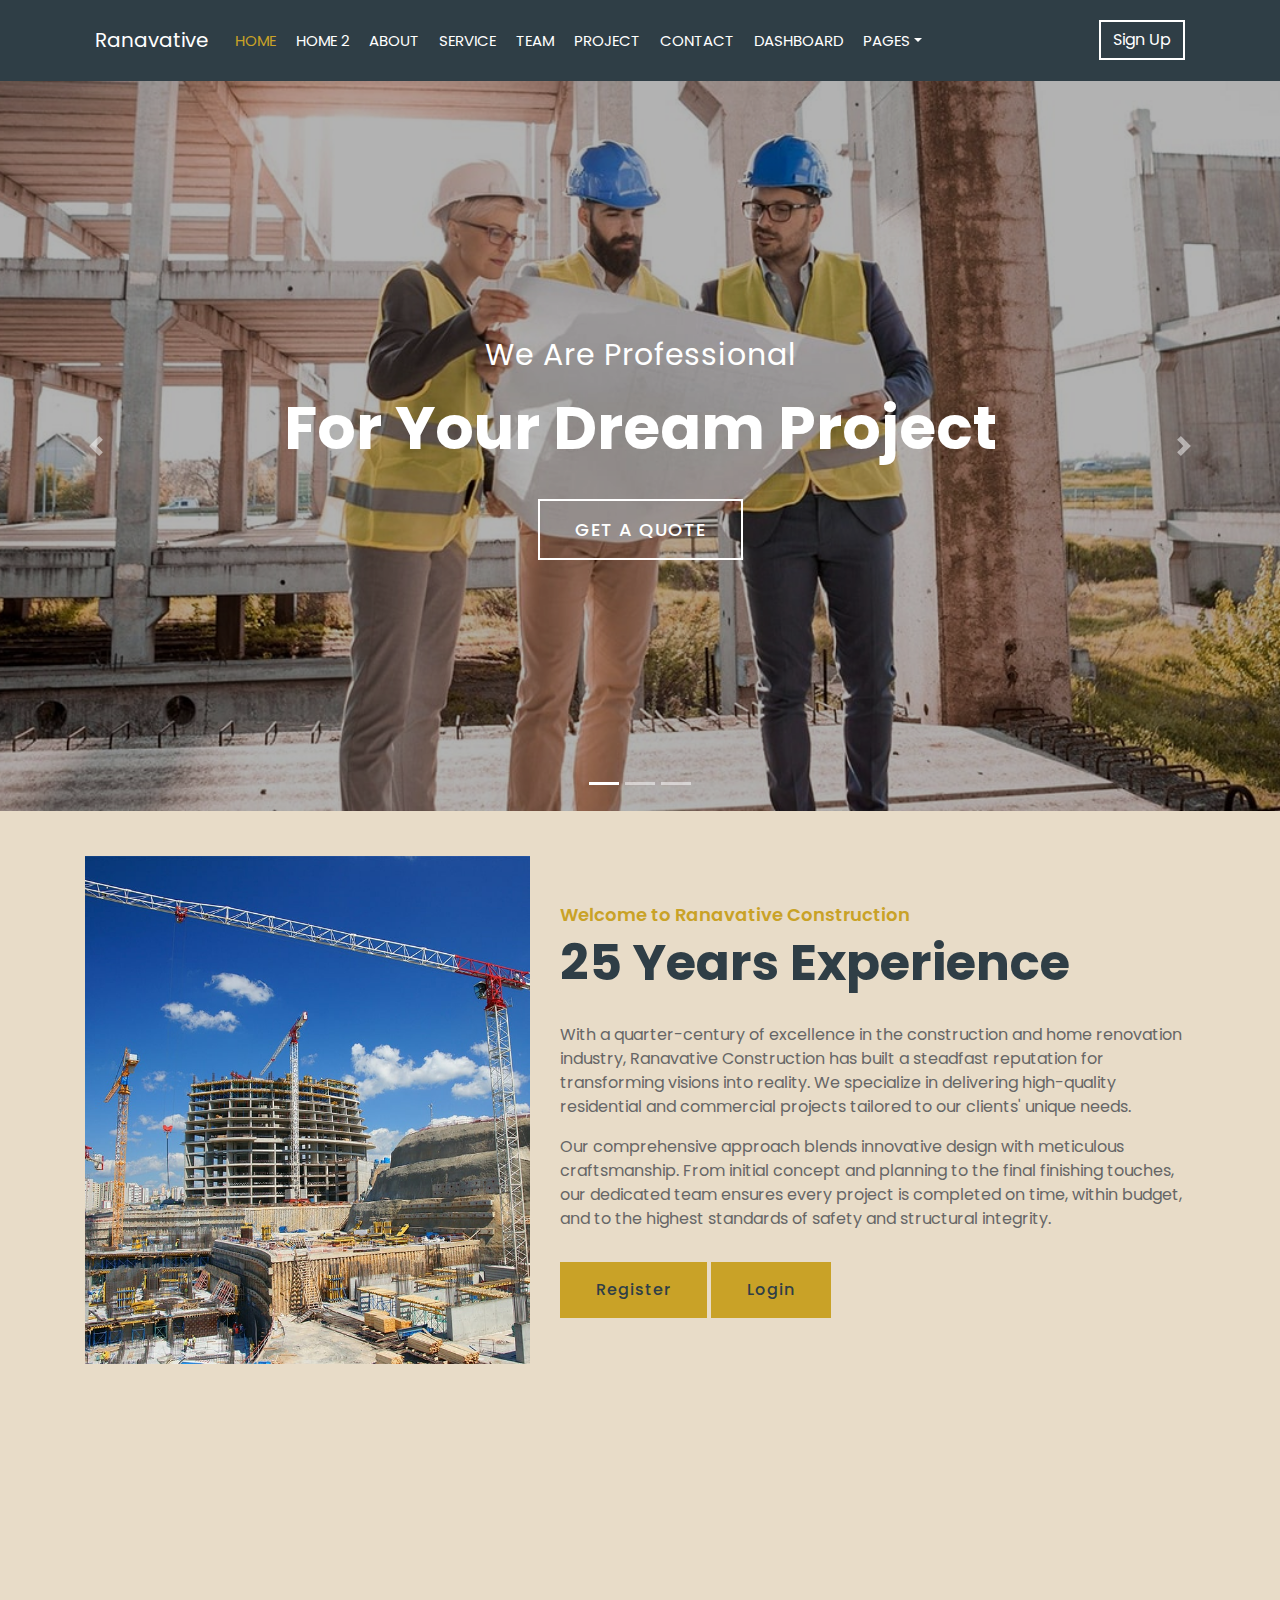
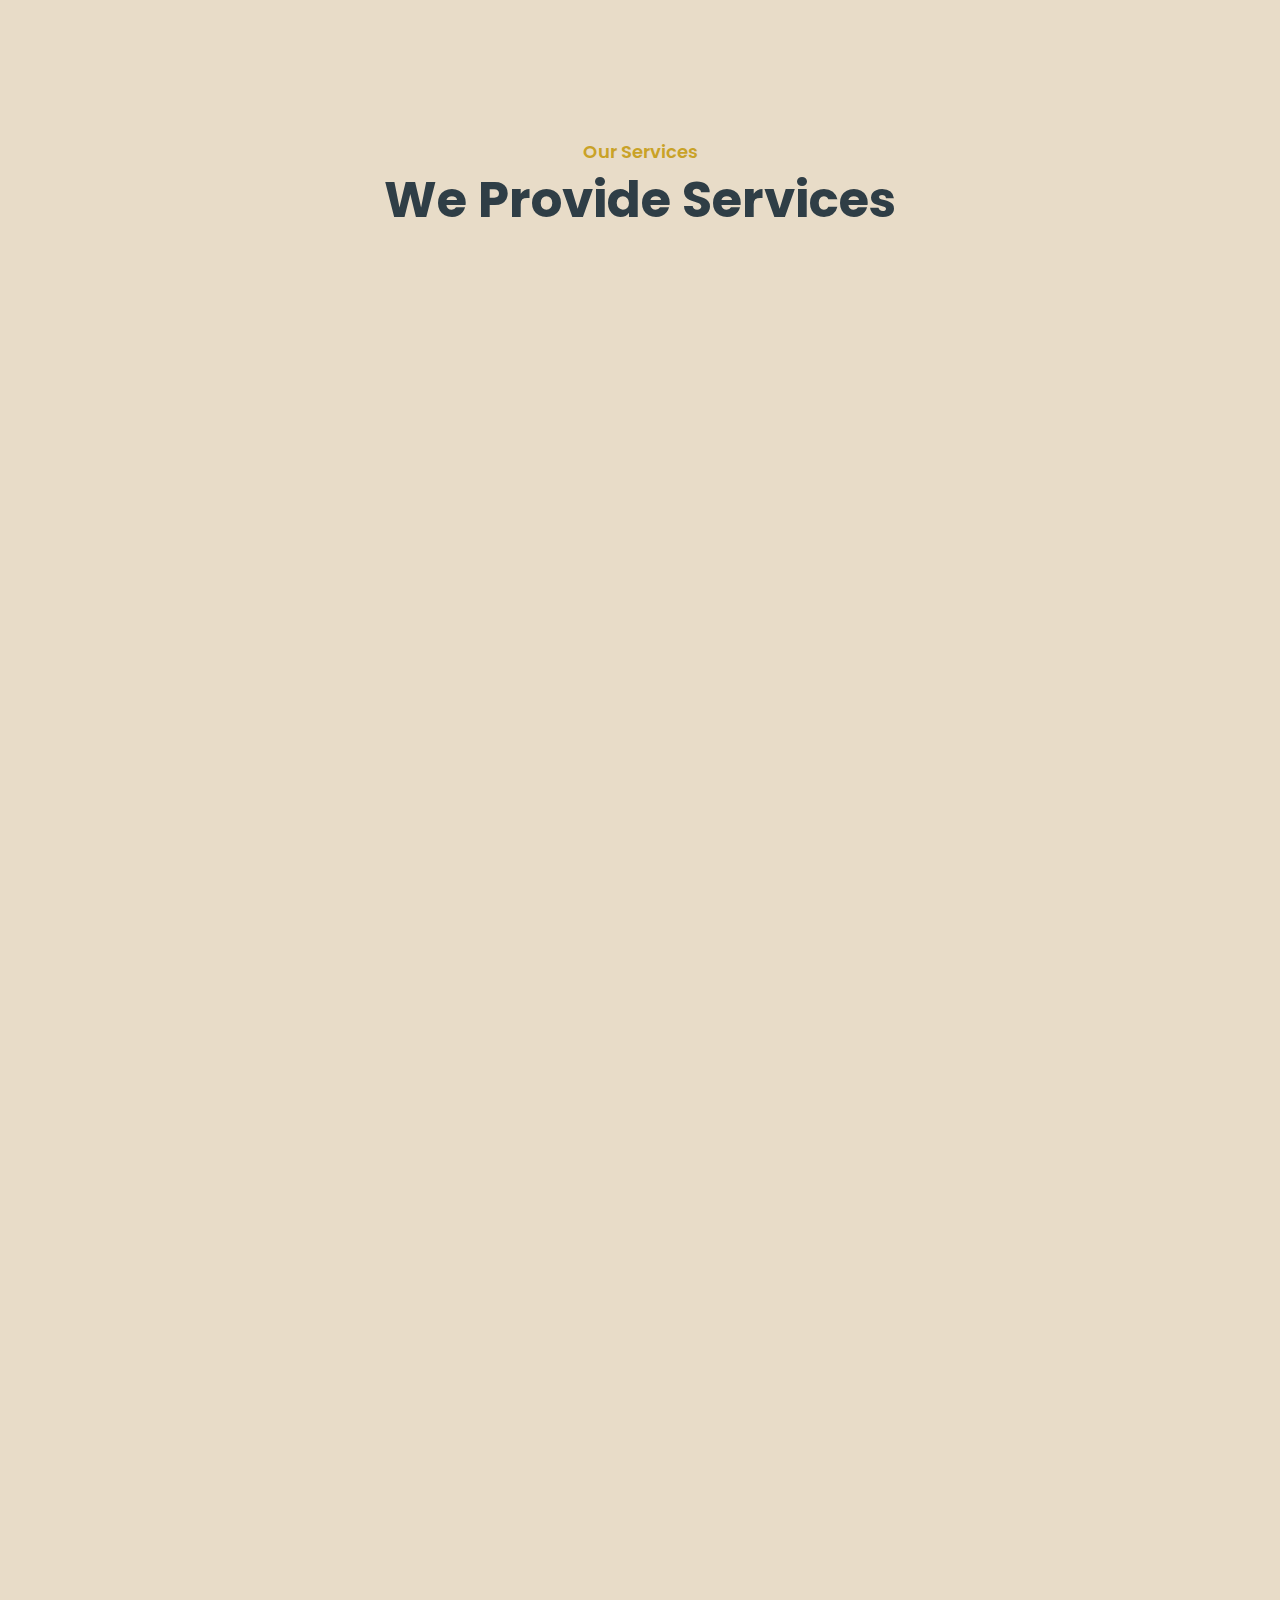
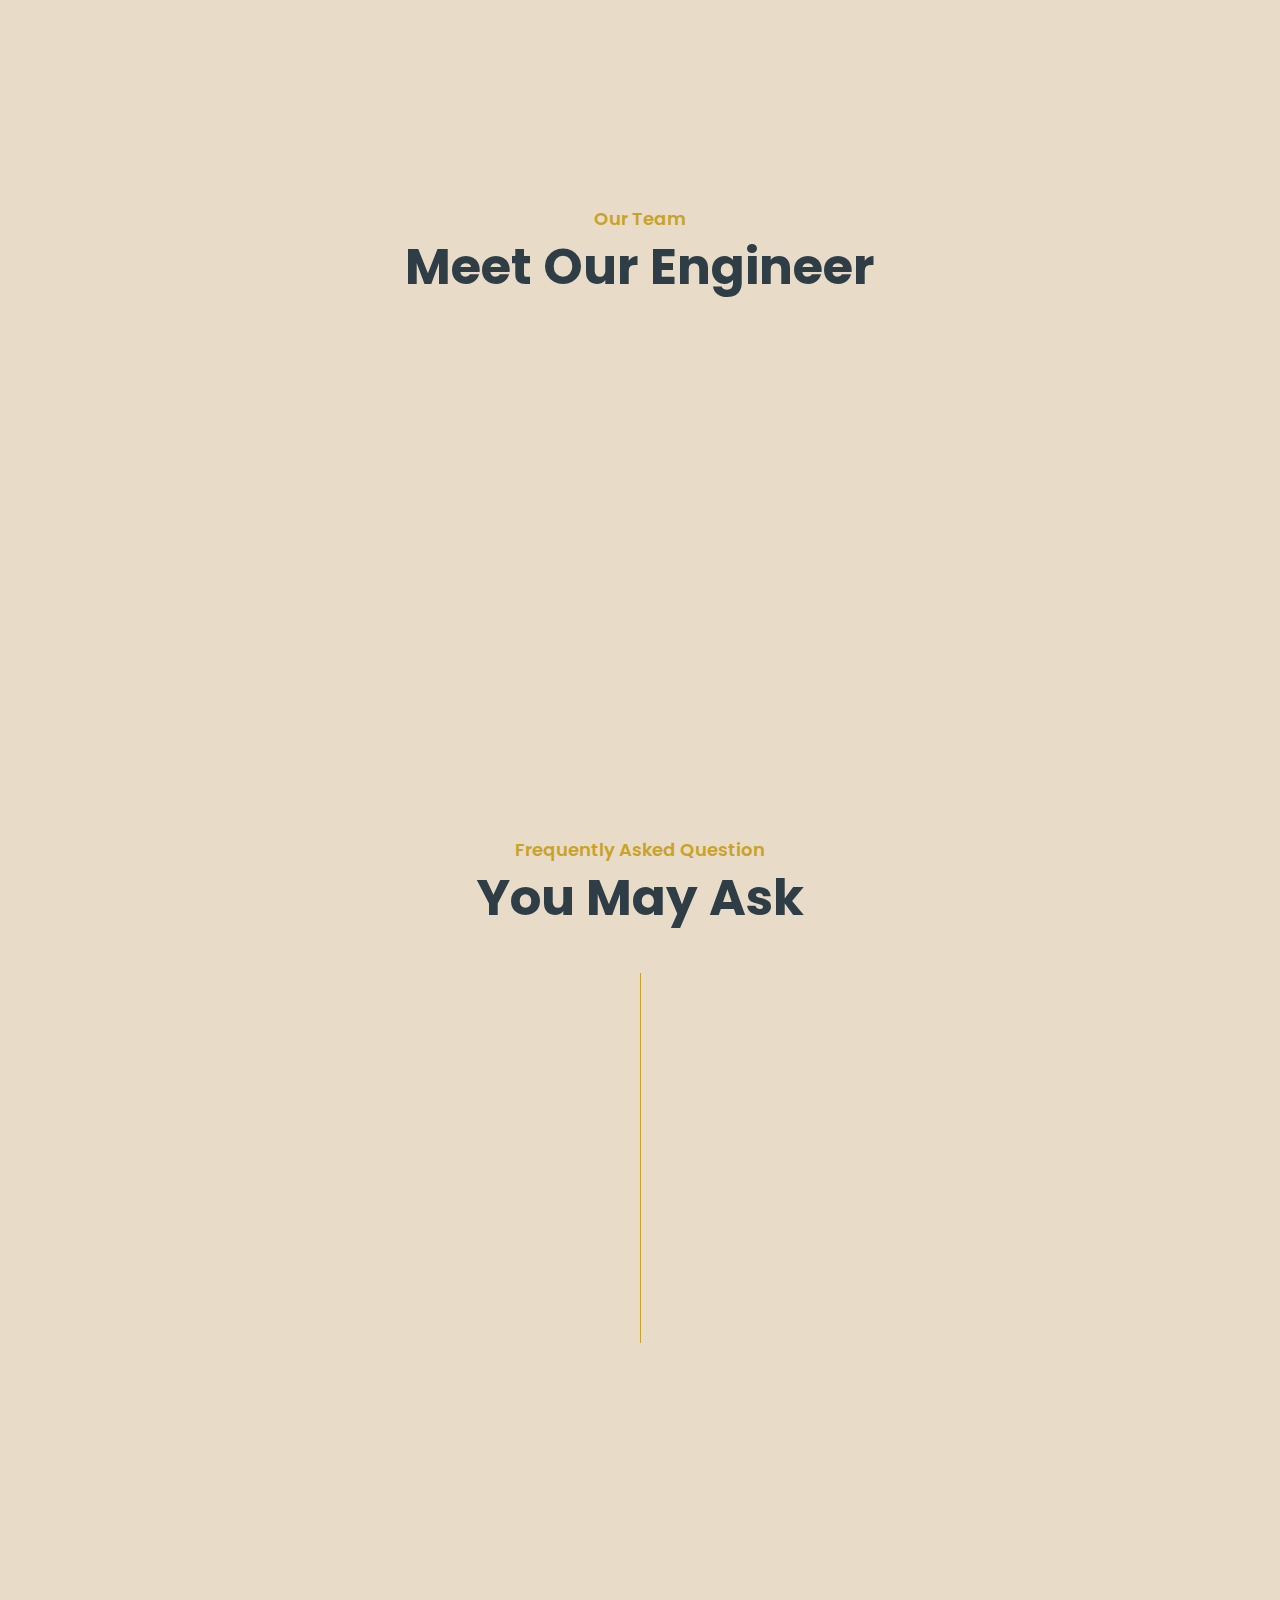
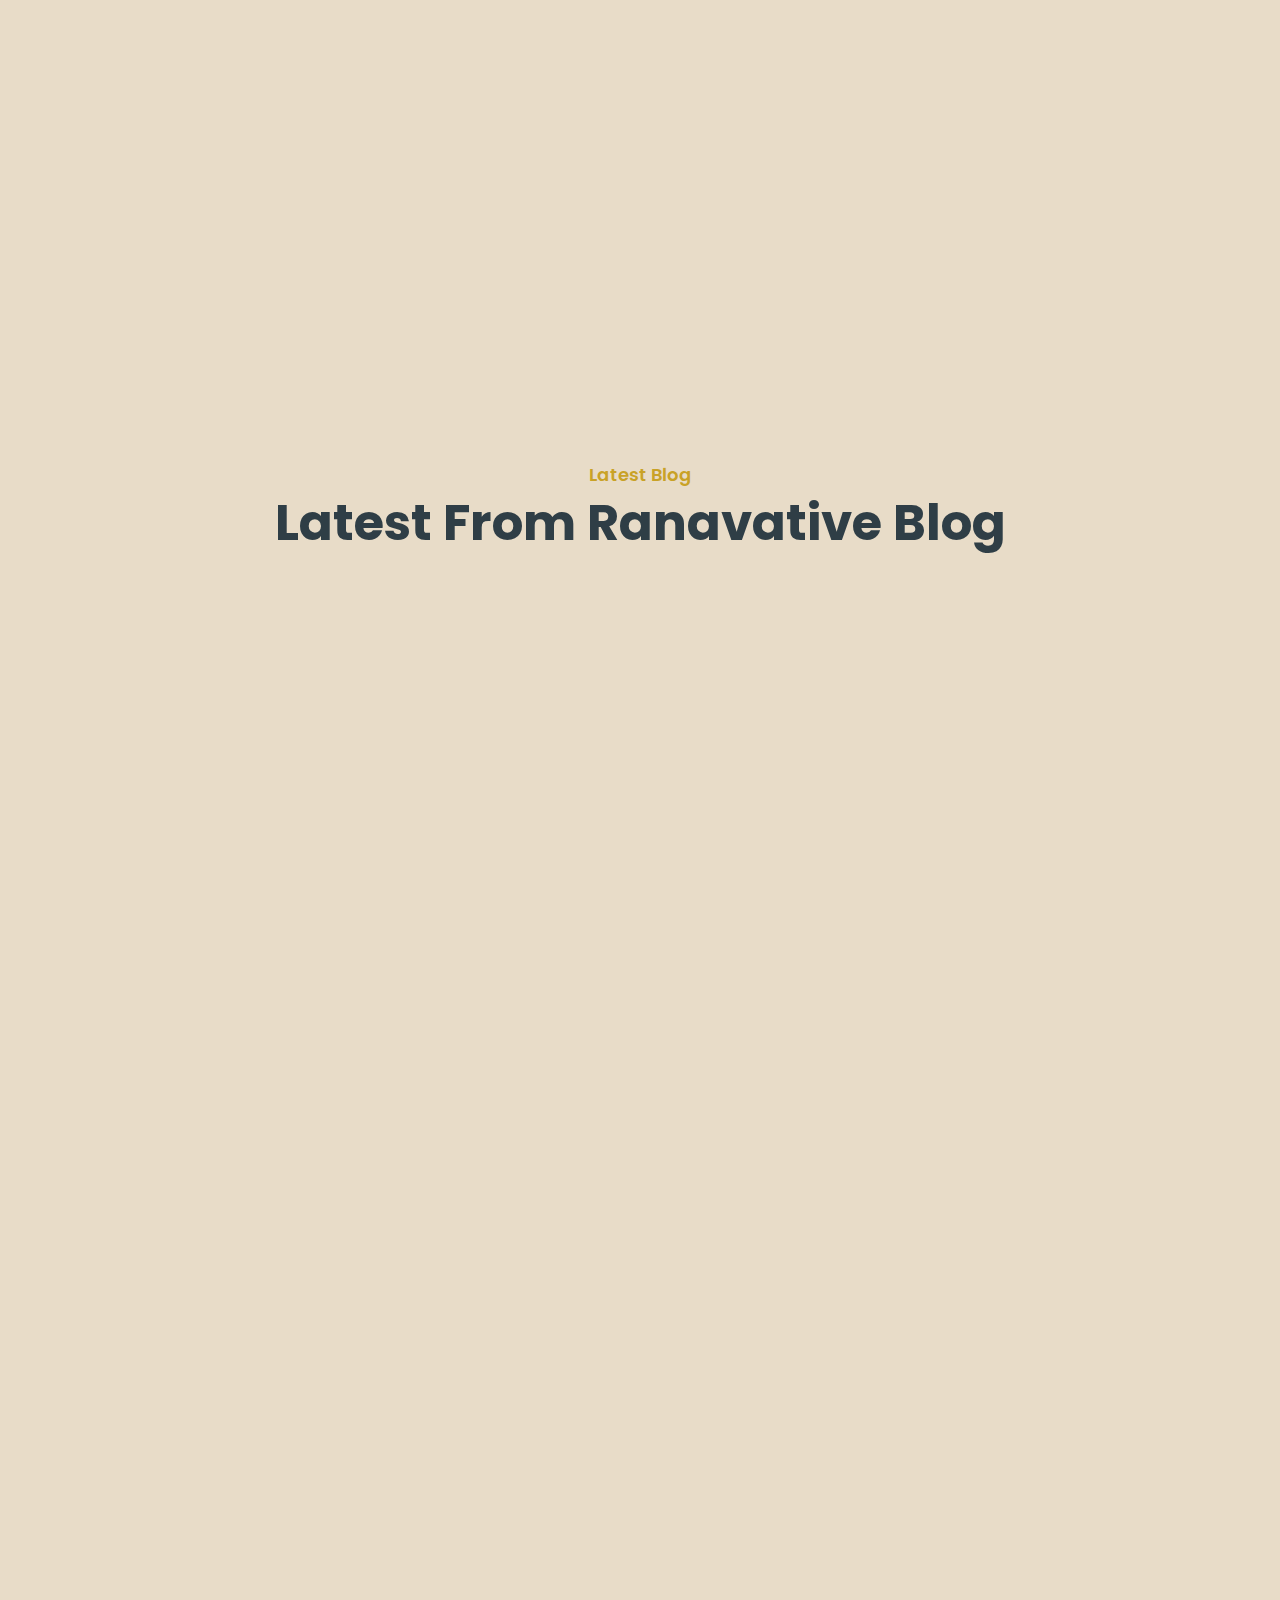
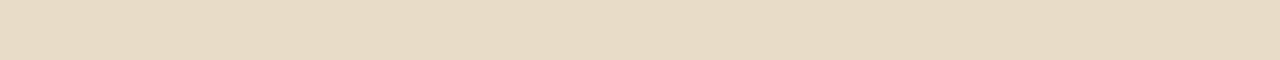
<file: index.html>
<!DOCTYPE html>
<html lang="en">

<head>
    <meta charset="utf-8">
    <title>Ranavative Construction - Modern Home Renovation & Building</title>
    <meta content="width=device-width, initial-scale=1.0" name="viewport">
    <meta content="Ranavative Construction, Home Renovation, Building, Architecture" name="keywords">
    <meta
        content="Ranavative Construction - Leading experts in modern home renovation and commercial building projects."
        name="description">

    <!-- Favicon -->
    <link href="img/favicon.png" rel="icon">

    <!-- Google Font -->
    <link href="https://fonts.googleapis.com/css2?family=Poppins:wght@100;200;300;400;500;600;700;800;900&display=swap"
        rel="stylesheet">

    <!-- CSS Libraries -->
    <link href="https://stackpath.bootstrapcdn.com/bootstrap/4.4.1/css/bootstrap.min.css" rel="stylesheet">
    <link href="https://cdnjs.cloudflare.com/ajax/libs/font-awesome/5.10.0/css/all.min.css" rel="stylesheet">
    <link href="lib/flaticon/font/flaticon.css" rel="stylesheet">
    <link href="lib/animate/animate.min.css" rel="stylesheet">
    <link href="lib/owlcarousel/assets/owl.carousel.min.css" rel="stylesheet">
    <link href="lib/lightbox/css/lightbox.min.css" rel="stylesheet">
    <link href="lib/slick/slick.css" rel="stylesheet">
    <link href="lib/slick/slick-theme.css" rel="stylesheet">

    <!-- Template Stylesheet -->
    <link href="css/style.css" rel="stylesheet">
</head>

<body>

    <!-- Top Bar End -->

    <!-- Nav Bar Start -->
    <div class="nav-bar">
        <div class="container-fluid">
            <nav class="navbar navbar-expand-lg bg-dark navbar-dark">
                <a href="index.html" class="navbar-brand brand-style">Ranavative</a>
                <button type="button" class="navbar-toggler" data-toggle="collapse" data-target="#navbarCollapse">
                    <span class="navbar-toggler-icon"></span>
                </button>

                <div class="collapse navbar-collapse justify-content-between" id="navbarCollapse">
                    <div class="navbar-nav mr-auto">
                        <a href="index.html" class="nav-item nav-link active">Home</a>
                        <a href="home2.html" class="nav-item nav-link">Home 2</a>
                        <a href="about.html" class="nav-item nav-link">About</a>
                        <a href="service.html" class="nav-item nav-link">Service</a>
                        <a href="team.html" class="nav-item nav-link">Team</a>
                        <a href="portfolio.html" class="nav-item nav-link">Project</a>
                        <a href="contact.html" class="nav-item nav-link">Contact</a>
                        <a href="dashboard.html" class="nav-item nav-link">Dashboard</a>

                        <div class="nav-item dropdown">
                            <a href="#" class="nav-link dropdown-toggle" data-toggle="dropdown">Pages</a>
                            <div class="dropdown-menu">
                                <a href="blog.html" class="dropdown-item">Blog Page</a>
                                <a href="single.html" class="dropdown-item">Single Page</a>
                            </div>
                        </div>
                    </div>
                    <div class="ml-auto">
                        <a class="btn" href="register.html">Sign Up</a>
                    </div>

                </div>
            </nav>
        </div>
    </div>
    <!-- Nav Bar End -->

    <!-- Carousel Start -->
    <div id="carousel" class="carousel slide" data-ride="carousel">
        <ol class="carousel-indicators">
            <li data-target="#carousel" data-slide-to="0" class="active"></li>
            <li data-target="#carousel" data-slide-to="1"></li>
            <li data-target="#carousel" data-slide-to="2"></li>
        </ol>
        <div class="carousel-inner">
            <div class="carousel-item active">
                <img src="img/carousel-1.jpg" alt="Carousel Image">
                <div class="carousel-caption">
                    <p class="animated fadeInRight">We Are Professional</p>
                    <h1 class="animated fadeInLeft">For Your Dream Project</h1>
                    <a class="btn animated fadeInUp"
                        href="https://htmlcodex.com/construction-company-website-template">Get A Quote</a>
                </div>
            </div>

            <div class="carousel-item">
                <img src="img/carousel-2.jpg" alt="Carousel Image">
                <div class="carousel-caption">
                    <p class="animated fadeInRight">Professional Builder</p>
                    <h1 class="animated fadeInLeft">We Build Your Home</h1>
                    <a class="btn animated fadeInUp"
                        href="https://htmlcodex.com/construction-company-website-template">Get A Quote</a>
                </div>
            </div>

            <div class="carousel-item">
                <img src="img/carousel-3.jpg" alt="Carousel Image">
                <div class="carousel-caption">
                    <p class="animated fadeInRight">We Are Trusted</p>
                    <h1 class="animated fadeInLeft">For Your Dream Home</h1>
                    <a class="btn animated fadeInUp"
                        href="https://htmlcodex.com/construction-company-website-template">Get A Quote</a>
                </div>
            </div>
        </div>

        <a class="carousel-control-prev" href="#carousel" role="button" data-slide="prev">
            <span class="carousel-control-prev-icon" aria-hidden="true"></span>
            <span class="sr-only">Previous</span>
        </a>
        <a class="carousel-control-next" href="#carousel" role="button" data-slide="next">
            <span class="carousel-control-next-icon" aria-hidden="true"></span>
            <span class="sr-only">Next</span>
        </a>
    </div>
    <!-- Carousel End -->


    <!-- About Start -->
    <div class="about wow fadeInUp" data-wow-delay="0.1s">
        <div class="container">
            <div class="row align-items-center">
                <div class="col-lg-5 col-md-6">
                    <div class="about-img">
                        <img src="img/about.jpg" alt="Image">
                    </div>
                </div>
                <div class="col-lg-7 col-md-6">
                    <div class="section-header text-left">
                        <p>Welcome to Ranavative Construction</p>
                        <h2>25 Years Experience</h2>
                    </div>
                    <div class="about-text">
                        <p>
                            With a quarter-century of excellence in the construction and home renovation industry,
                            Ranavative
                            Construction has built a steadfast reputation for transforming visions into reality. We
                            specialize
                            in delivering high-quality residential and commercial projects tailored to our clients'
                            unique needs.
                        </p>
                        <p>
                            Our comprehensive approach blends innovative design with meticulous craftsmanship. From
                            initial concept and planning to the final finishing touches, our dedicated team ensures
                            every project is completed on time, within budget, and to the highest standards of safety
                            and structural integrity.
                        </p>
                        <div class="ml-auto">
                            <a class="btn" href="register.html">Register</a>
                            <a class="btn" href="login.html">Login</a>
                        </div>
                    </div>
                </div>
            </div>
        </div>
    </div>
    <!-- About End -->


    <!-- Fact Start -->
    <div class="fact">
        <div class="container-fluid">
            <div class="row counters">
                <div class="col-md-6 fact-left wow slideInLeft">
                    <div class="row">
                        <div class="col-12 col-sm-6">
                            <div class="fact-icon">
                                <i class="flaticon-worker"></i>
                            </div>
                            <div class="fact-text">
                                <h2 data-toggle="counter-up">109</h2>
                                <p>Expert Workers</p>
                            </div>
                        </div>
                        <div class="col-12 col-sm-6">
                            <div class="fact-icon">
                                <i class="flaticon-building"></i>
                            </div>
                            <div class="fact-text">
                                <h2 data-toggle="counter-up">485</h2>
                                <p>Happy Clients</p>
                            </div>
                        </div>
                    </div>
                </div>
                <div class="col-md-6 fact-right wow slideInRight">
                    <div class="row">
                        <div class="col-12 col-sm-6">
                            <div class="fact-icon">
                                <i class="flaticon-address"></i>
                            </div>
                            <div class="fact-text">
                                <h2 data-toggle="counter-up">789</h2>
                                <p>Completed Projects</p>
                            </div>
                        </div>
                        <div class="col-12 col-sm-6">
                            <div class="fact-icon">
                                <i class="flaticon-crane"></i>
                            </div>
                            <div class="fact-text">
                                <h2 data-toggle="counter-up">890</h2>
                                <p>Running Projects</p>
                            </div>
                        </div>
                    </div>
                </div>
            </div>
        </div>
    </div>
    <!-- Fact End -->


    <!-- Service Start -->
    <div class="service">
        <div class="container">
            <div class="section-header text-center">
                <p>Our Services</p>
                <h2>We Provide Services</h2>
            </div>
            <div class="row">
                <div class="col-lg-4 col-md-6 wow fadeInUp" data-wow-delay="0.1s">
                    <div class="service-item">
                        <div class="service-img">
                            <img src="img/service-1.jpg" alt="Building Construction">
                            <div class="service-overlay">
                                <p>
                                    High-performance building solutions for residential and commercial structures,
                                    ensuring safety, sustainability, and longevity.
                                </p>
                            </div>
                        </div>
                        <div class="service-text">
                            <h3>Building Construction</h3>
                            <a class="btn" href="img/service-1.jpg" data-lightbox="service">+</a>
                        </div>
                    </div>
                </div>
                <div class="col-lg-4 col-md-6 wow fadeInUp" data-wow-delay="0.2s">
                    <div class="service-item">
                        <div class="service-img">
                            <img src="img/service-2.jpg" alt="House Renovation">
                            <div class="service-overlay">
                                <p>
                                    Bespoke home renovations that breathe new life into existing spaces with modern
                                    aesthetics and functional upgrades.
                                </p>
                            </div>
                        </div>
                        <div class="service-text">
                            <h3>House Renovation</h3>
                            <a class="btn" href="img/service-2.jpg" data-lightbox="service">+</a>
                        </div>
                    </div>
                </div>
                <div class="col-lg-4 col-md-6 wow fadeInUp" data-wow-delay="0.3s">
                    <div class="service-item">
                        <div class="service-img">
                            <img src="img/service-3.jpg" alt="Architecture Design">
                            <div class="service-overlay">
                                <p>
                                    Innovative architectural planning and detailed blueprints that translate your vision
                                    into a constructible reality.
                                </p>
                            </div>
                        </div>
                        <div class="service-text">
                            <h3>Architecture Design</h3>
                            <a class="btn" href="img/service-3.jpg" data-lightbox="service">+</a>
                        </div>
                    </div>
                </div>
                <div class="col-lg-4 col-md-6 wow fadeInUp" data-wow-delay="0.4s">
                    <div class="service-item">
                        <div class="service-img">
                            <img src="img/service-4.jpg" alt="Interior Design">
                            <div class="service-overlay">
                                <p>
                                    Luxurious interior design solutions focusing on material harmony, lighting, and
                                    maximized spatial efficiency.
                                </p>
                            </div>
                        </div>
                        <div class="service-text">
                            <h3>Interior Design</h3>
                            <a class="btn" href="img/service-4.jpg" data-lightbox="service">+</a>
                        </div>
                    </div>
                </div>
                <div class="col-lg-4 col-md-6 wow fadeInUp" data-wow-delay="0.5s">
                    <div class="service-item">
                        <div class="service-img">
                            <img src="img/service-5.jpg" alt="Fixing & Support">
                            <div class="service-overlay">
                                <p>
                                    Comprehensive maintenance and structural support services to ensure your building
                                    remains in peak condition.
                                </p>
                            </div>
                        </div>
                        <div class="service-text">
                            <h3>Fixing & Support</h3>
                            <a class="btn" href="img/service-5.jpg" data-lightbox="service">+</a>
                        </div>
                    </div>
                </div>
                <div class="col-lg-4 col-md-6 wow fadeInUp" data-wow-delay="0.6s">
                    <div class="service-item">
                        <div class="service-img">
                            <img src="img/service-6.jpg" alt="Painting">
                            <div class="service-overlay">
                                <p>
                                    Premium painting services using durable materials and expert techniques for
                                    long-lasting visual appeal.
                                </p>
                            </div>
                        </div>
                        <div class="service-text">
                            <h3>Painting</h3>
                            <a class="btn" href="img/service-6.jpg" data-lightbox="service">+</a>
                        </div>
                    </div>
                </div>
            </div>
        </div>
    </div>
    <!-- Service End -->


    <!-- Video Start -->
    <div class="video wow fadeIn" data-wow-delay="0.1s">
        <div class="container">
            <button type="button" class="btn-play" data-toggle="modal"
                data-src="https://www.youtube.com/embed/DWRcNpR6Kdc" data-target="#videoModal">
                <span></span>
            </button>
        </div>
    </div>

    <div class="modal fade" id="videoModal" tabindex="-1" role="dialog" aria-labelledby="exampleModalLabel"
        aria-hidden="true">
        <div class="modal-dialog" role="document">
            <div class="modal-content">
                <div class="modal-body">
                    <button type="button" class="close" data-dismiss="modal" aria-label="Close">
                        <span aria-hidden="true">&times;</span>
                    </button>
                    <!-- 16:9 aspect ratio -->
                    <div class="embed-responsive embed-responsive-16by9">
                        <iframe class="embed-responsive-item" src="" id="video" allowscriptaccess="always"
                            allow="autoplay"></iframe>
                    </div>
                </div>
            </div>
        </div>
    </div>
    <!-- Video End -->


    <!-- Team Start -->
    <div class="team">
        <div class="container">
            <div class="section-header text-center">
                <p>Our Team</p>
                <h2>Meet Our Engineer</h2>
            </div>
            <div class="row">
                <div class="col-lg-3 col-md-6 wow fadeInUp" data-wow-delay="0.1s">
                    <div class="team-item">
                        <div class="team-img">
                            <img src="img/team-1.jpg" alt="Team Image">
                        </div>
                        <div class="team-text">
                            <h2>Adam Phillips</h2>
                            <p>CEO & Founder</p>
                        </div>
                        <div class="team-social">
                            <a class="social-tw" href=""><i class="fab fa-twitter"></i></a>
                            <a class="social-fb" href=""><i class="fab fa-facebook-f"></i></a>
                            <a class="social-li" href=""><i class="fab fa-linkedin-in"></i></a>
                            <a class="social-in" href=""><i class="fab fa-instagram"></i></a>
                        </div>
                    </div>
                </div>
                <div class="col-lg-3 col-md-6 wow fadeInUp" data-wow-delay="0.2s">
                    <div class="team-item">
                        <div class="team-img">
                            <img src="img/team-2.jpg" alt="Team Image">
                        </div>
                        <div class="team-text">
                            <h2>Dylan Adams</h2>
                            <p>Civil Engineer</p>
                        </div>
                        <div class="team-social">
                            <a class="social-tw" href=""><i class="fab fa-twitter"></i></a>
                            <a class="social-fb" href=""><i class="fab fa-facebook-f"></i></a>
                            <a class="social-li" href=""><i class="fab fa-linkedin-in"></i></a>
                            <a class="social-in" href=""><i class="fab fa-instagram"></i></a>
                        </div>
                    </div>
                </div>
                <div class="col-lg-3 col-md-6 wow fadeInUp" data-wow-delay="0.3s">
                    <div class="team-item">
                        <div class="team-img">
                            <img src="img/team-3.jpg" alt="Team Image">
                        </div>
                        <div class="team-text">
                            <h2>Jhon Doe</h2>
                            <p>Interior Designer</p>
                        </div>
                        <div class="team-social">
                            <a class="social-tw" href=""><i class="fab fa-twitter"></i></a>
                            <a class="social-fb" href=""><i class="fab fa-facebook-f"></i></a>
                            <a class="social-li" href=""><i class="fab fa-linkedin-in"></i></a>
                            <a class="social-in" href=""><i class="fab fa-instagram"></i></a>
                        </div>
                    </div>
                </div>
                <div class="col-lg-3 col-md-6 wow fadeInUp" data-wow-delay="0.4s">
                    <div class="team-item">
                        <div class="team-img">
                            <img src="img/team-4.jpg" alt="Team Image">
                        </div>
                        <div class="team-text">
                            <h2>Josh Dunn</h2>
                            <p>Painter</p>
                        </div>
                        <div class="team-social">
                            <a class="social-tw" href=""><i class="fab fa-twitter"></i></a>
                            <a class="social-fb" href=""><i class="fab fa-facebook-f"></i></a>
                            <a class="social-li" href=""><i class="fab fa-linkedin-in"></i></a>
                            <a class="social-in" href=""><i class="fab fa-instagram"></i></a>
                        </div>
                    </div>
                </div>
            </div>
        </div>
    </div>
    <!-- Team End -->


    <!-- FAQs Start -->
    <div class="faqs">
        <div class="container">
            <div class="section-header text-center">
                <p>Frequently Asked Question</p>
                <h2>You May Ask</h2>
            </div>
            <div class="row">
                <div class="col-md-6">
                    <div id="accordion-1">
                        <div class="card wow fadeInLeft" data-wow-delay="0.1s">
                            <div class="card-header">
                                <a class="card-link collapsed" data-toggle="collapse" href="#collapseOne">
                                    What types of construction services do you offer?
                                </a>
                            </div>
                            <div id="collapseOne" class="collapse" data-parent="#accordion-1">
                                <div class="card-body">
                                    We offer comprehensive construction services including residential building,
                                    commercial construction, renovations, architecture design, interior design, and
                                    project management.
                                </div>
                            </div>
                        </div>
                        <div class="card wow fadeInLeft" data-wow-delay="0.2s">
                            <div class="card-header">
                                <a class="card-link collapsed" data-toggle="collapse" href="#collapseTwo">
                                    How long does a typical construction project take?
                                </a>
                            </div>
                            <div id="collapseTwo" class="collapse" data-parent="#accordion-1">
                                <div class="card-body">
                                    Project timelines vary depending on scope and complexity. Residential projects
                                    typically take 3-6 months, while commercial projects can range from 6-18 months or
                                    more.
                                </div>
                            </div>
                        </div>
                        <div class="card wow fadeInLeft" data-wow-delay="0.3s">
                            <div class="card-header">
                                <a class="card-link collapsed" data-toggle="collapse" href="#collapseThree">
                                    Are you licensed and insured?
                                </a>
                            </div>
                            <div id="collapseThree" class="collapse" data-parent="#accordion-1">
                                <div class="card-body">
                                    Yes, we are fully licensed, bonded, and insured. All our contractors carry proper
                                    licenses and we maintain comprehensive liability insurance.
                                </div>
                            </div>
                        </div>
                        <div class="card wow fadeInLeft" data-wow-delay="0.4s">
                            <div class="card-header">
                                <a class="card-link collapsed" data-toggle="collapse" href="#collapseFour">
                                    Do you provide free estimates?
                                </a>
                            </div>
                            <div id="collapseFour" class="collapse" data-parent="#accordion-1">
                                <div class="card-body">
                                    Yes, we provide free initial consultations and detailed estimates for all potential
                                    projects. Contact us to schedule your free quote.
                                </div>
                            </div>
                        </div>
                        <div class="card wow fadeInLeft" data-wow-delay="0.5s">
                            <div class="card-header">
                                <a class="card-link collapsed" data-toggle="collapse" href="#collapseFive">
                                    What areas do you serve?
                                </a>
                            </div>
                            <div id="collapseFive" class="collapse" data-parent="#accordion-1">
                                <div class="card-body">
                                    We serve the greater metropolitan area and surrounding regions. Contact us to
                                    confirm service availability in your specific location.
                                </div>
                            </div>
                        </div>
                    </div>
                </div>
                <div class="col-md-6">
                    <div id="accordion-2">
                        <div class="card wow fadeInRight" data-wow-delay="0.1s">
                            <div class="card-header">
                                <a class="card-link collapsed" data-toggle="collapse" href="#collapseSix">
                                    What payment methods do you accept?
                                </a>
                            </div>
                            <div id="collapseSix" class="collapse" data-parent="#accordion-2">
                                <div class="card-body">
                                    We accept various payment methods including bank transfers, credit cards, and offer
                                    flexible financing options for larger projects.
                                </div>
                            </div>
                        </div>
                        <div class="card wow fadeInRight" data-wow-delay="0.2s">
                            <div class="card-header">
                                <a class="card-link collapsed" data-toggle="collapse" href="#collapseSeven">
                                    Do you offer warranties on your work?
                                </a>
                            </div>
                            <div id="collapseSeven" class="collapse" data-parent="#accordion-2">
                                <div class="card-body">
                                    Yes, we provide comprehensive warranties on all our construction work. Warranty
                                    periods vary by project type and materials used.
                                </div>
                            </div>
                        </div>
                        <div class="card wow fadeInRight" data-wow-delay="0.3s">
                            <div class="card-header">
                                <a class="card-link collapsed" data-toggle="collapse" href="#collapseEight">
                                    Can you work with existing architects?
                                </a>
                            </div>
                            <div id="collapseEight" class="collapse" data-parent="#accordion-2">
                                <div class="card-body">
                                    Absolutely! We frequently collaborate with external architects and can work with
                                    your preferred design professionals.
                                </div>
                            </div>
                        </div>
                        <div class="card wow fadeInRight" data-wow-delay="0.4s">
                            <div class="card-header">
                                <a class="card-link collapsed" data-toggle="collapse" href="#collapseNine">
                                    What materials do you use?
                                </a>
                            </div>
                            <div id="collapseNine" class="collapse" data-parent="#accordion-2">
                                <div class="card-body">
                                    We use high-quality materials from reputable suppliers. Material selection is based
                                    on project requirements, budget, and client preferences.
                                </div>
                            </div>
                        </div>
                        <div class="card wow fadeInRight" data-wow-delay="0.5s">
                            <div class="card-header">
                                <a class="card-link collapsed" data-toggle="collapse" href="#collapseTen">
                                    How do I start a project with you?
                                </a>
                            </div>
                            <div id="collapseTen" class="collapse" data-parent="#accordion-2">
                                <div class="card-body">
                                    Simply contact us for a free consultation. We'll discuss your vision, provide
                                    estimates, and guide you through the entire process.
                                </div>
                            </div>
                        </div>
                    </div>
                </div>
            </div>
        </div>
    </div>
    <!-- FAQs End -->


    <!-- Testimonial Start -->
    <div class="testimonial wow fadeIn" data-wow-delay="0.1s">
        <div class="container">
            <div class="row">
                <div class="col-12">
                    <div class="testimonial-slider-nav">
                        <div class="slider-nav"><img src="img/testimonial-1.jpg" alt="Testimonial"></div>
                        <div class="slider-nav"><img src="img/testimonial-2.jpg" alt="Testimonial"></div>
                        <div class="slider-nav"><img src="img/testimonial-3.jpg" alt="Testimonial"></div>
                        <div class="slider-nav"><img src="img/testimonial-4.jpg" alt="Testimonial"></div>
                        <div class="slider-nav"><img src="img/testimonial-1.jpg" alt="Testimonial"></div>
                        <div class="slider-nav"><img src="img/testimonial-2.jpg" alt="Testimonial"></div>
                        <div class="slider-nav"><img src="img/testimonial-3.jpg" alt="Testimonial"></div>
                        <div class="slider-nav"><img src="img/testimonial-4.jpg" alt="Testimonial"></div>
                    </div>
                </div>
            </div>
            <div class="row">
                <div class="col-12">
                    <div class="testimonial-slider">
                        <div class="slider-item">
                            <h3>Michael Sterling</h3>
                            <h4>Homeowner</h4>
                            <p>Ranavative Construction transformed our outdated house into a modern masterpiece. The
                                team was professional, communicated clearly throughout the process, and delivered
                                exceptional quality that exceeded our expectations.</p>
                        </div>
                        <div class="slider-item">
                            <h3>Sarah Jenkins</h3>
                            <h4>Business Owner</h4>
                            <p>Their attention to detail on our office renovation was incredible. They finished ahead of
                                schedule and the craftsmanship is top-notch. Highly recommend for any commercial
                                project!</p>
                        </div>
                        <div class="slider-item">
                            <h3>Customer Name</h3>
                            <h4>profession</h4>
                            <p>They transformed our outdated house into a modern masterpiece. The team was professional,
                                communicated clearly throughout the process, and delivered exceptional quality that
                                exceeded our wildest expectations.</p>
                        </div>
                        <div class="slider-item">
                            <h3>Customer Name</h3>
                            <h4>profession</h4>
                            <p>They transformed our outdated house into a modern masterpiece. The team was professional,
                                communicated clearly throughout the process, and delivered exceptional quality that
                                exceeded our wildest expectations.</p>
                        </div>
                        <div class="slider-item">
                            <h3>Customer Name</h3>
                            <h4>profession</h4>
                            <p>They transformed our outdated house into a modern masterpiece. The team was professional,
                                communicated clearly throughout the process, and delivered exceptional quality that
                                exceeded our wildest expectations.</p>
                        </div>
                        <div class="slider-item">
                            <h3>Customer Name</h3>
                            <h4>profession</h4>
                            <p>They transformed our outdated house into a modern masterpiece. The team was professional,
                                communicated clearly throughout the process, and delivered exceptional quality that
                                exceeded our wildest expectations.</p>
                        </div>
                        <div class="slider-item">
                            <h3>Customer Name</h3>
                            <h4>profession</h4>
                            <p>They transformed our outdated house into a modern masterpiece. The team was professional,
                                communicated clearly throughout the process, and delivered exceptional quality that
                                exceeded our wildest expectations.</p>
                        </div>
                        <div class="slider-item">
                            <h3>Customer Name</h3>
                            <h4>profession</h4>
                            <p>They transformed our outdated house into a modern masterpiece. The team was professional,
                                communicated clearly throughout the process, and delivered exceptional quality that
                                exceeded our wildest expectations.</p>
                        </div>
                    </div>
                </div>
            </div>
        </div>
    </div>
    <!-- Testimonial End -->


    <!-- Blog Start -->
    <div class="blog">
        <div class="container">
            <div class="section-header text-center">
                <p>Latest Blog</p>
                <h2>Latest From Ranavative Blog</h2>
            </div>
            <div class="row">
                <div class="col-lg-4 col-md-6 wow fadeInUp" data-wow-delay="0.2s">
                    <div class="blog-item">
                        <div class="blog-img">
                            <img src="img/blog-1.jpg" alt="Image">
                        </div>
                        <div class="blog-title">
                            <h3>Essential Home Renovation Tips</h3>
                            <a class="btn" href="">+</a>
                        </div>
                        <div class="blog-meta">
                            <p>By<a href="">Admin</a></p>
                            <p>In<a href="">Construction</a></p>
                        </div>
                        <div class="blog-text">
                            <p>
                                Discover the latest trends and essential tips for modern home renovation, expert advice
                                on maximizing space and value.
                            </p>
                        </div>
                    </div>
                </div>
                <div class="col-lg-4 col-md-6 wow fadeInUp">
                    <div class="blog-item">
                        <div class="blog-img">
                            <img src="img/blog-2.jpg" alt="Image">
                        </div>
                        <div class="blog-title">
                            <h3>Essential Home Renovation Tips</h3>
                            <a class="btn" href="">+</a>
                        </div>
                        <div class="blog-meta">
                            <p>By<a href="">Admin</a></p>
                            <p>In<a href="">Construction</a></p>
                        </div>
                        <div class="blog-text">
                            <p>
                                Discover the latest trends and essential tips for modern home renovation, expert advice
                                on maximizing space and value.
                            </p>
                        </div>
                    </div>
                </div>
                <div class="col-lg-4 col-md-6 wow fadeInUp" data-wow-delay="0.2s">
                    <div class="blog-item">
                        <div class="blog-img">
                            <img src="img/blog-3.jpg" alt="Image">
                        </div>
                        <div class="blog-title">
                            <h3>Essential Home Renovation Tips</h3>
                            <a class="btn" href="">+</a>
                        </div>
                        <div class="blog-meta">
                            <p>By<a href="">Admin</a></p>
                            <p>In<a href="">Construction</a></p>
                        </div>
                        <div class="blog-text">
                            <p>
                                Discover the latest trends and essential tips for modern home renovation, expert advice
                                on maximizing space and value.
                            </p>
                        </div>
                    </div>
                </div>
            </div>
        </div>
    </div>
    <!-- Blog End -->


    <!-- Footer Start -->
    <div class="footer wow fadeIn" data-wow-delay="0.3s">
        <div class="container">
            <div class="row">
                <div class="col-md-6 col-lg-3">
                    <div class="footer-contact">
                        <a href="index.html" class="brand-style">Ranavative</a>
                        <p><b>Office Contact</b></p>
                        <p><i class="fa fa-map-marker-alt"></i>123 Street, New York, USA</p>
                        <p><i class="fa fa-phone-alt"></i>+012 345 67890</p>
                        <p><i class="fa fa-envelope"></i>info@example.com</p>
                        <div class="footer-social">
                            <a href=""><i class="fab fa-twitter"></i></a>
                            <a href=""><i class="fab fa-facebook-f"></i></a>
                            <a href=""><i class="fab fa-youtube"></i></a>
                            <a href=""><i class="fab fa-instagram"></i></a>
                            <a href=""><i class="fab fa-linkedin-in"></i></a>
                        </div>
                    </div>
                </div>
                <div class="col-md-6 col-lg-3">
                    <div class="footer-link">
                        <h2>Services Areas</h2>
                        <a href="">Building Construction</a>
                        <a href="">House Renovation</a>
                        <a href="">Architecture Design</a>
                        <a href="">Interior Design</a>
                        <a href="">Painting</a>
                    </div>
                </div>
                <div class="col-md-6 col-lg-3">
                    <div class="footer-link">
                        <h2>Useful Pages</h2>
                        <a href="">About Us</a>
                        <a href="">Contact Us</a>
                        <a href="">Our Team</a>
                        <a href="">Projects</a>
                        <a href="">Testimonial</a>
                    </div>
                </div>
                <div class="col-md-6 col-lg-3">
                    <div class="newsletter">
                        <h2>Newsletter</h2>
                        <p>
                            Subscribe to our newsletter for the latest home renovation tips, industry trends, and
                            exclusive project showcases.
                        </p>
                        <div class="form">
                            <input class="form-control" placeholder="Email here">
                            <button class="btn">Submit</button>
                        </div>
                    </div>
                </div>
            </div>
        </div>
        <div class="container footer-menu">
            <div class="f-menu">
                <a href="index.html"><b>Ranavative</b></a>
                <a href="">Terms of use</a>
                <a href="">Privacy policy</a>
                <a href="">Cookies</a>
                <a href="">Help</a>
                <a href="">FQAs</a>
            </div>
        </div>
        <div class="container copyright">
            <div class="row">
                <div class="col-md-12 text-center">
                    <p>&copy; 2026 <a href="index.html">Ranavative Construction</a>, All Right Reserved.</p>
                </div>
            </div>
        </div>
    </div>
    <!-- Footer End -->

    <a href="#" class="back-to-top"><i class="fa fa-chevron-up"></i></a>
    </div>

    <!-- JavaScript Libraries -->
    <script src="https://code.jquery.com/jquery-3.4.1.min.js"></script>
    <script src="https://stackpath.bootstrapcdn.com/bootstrap/4.4.1/js/bootstrap.bundle.min.js"></script>
    <script src="lib/easing/easing.min.js"></script>
    <script src="lib/wow/wow.min.js"></script>
    <script src="lib/owlcarousel/owl.carousel.min.js"></script>
    <script src="lib/isotope/isotope.pkgd.min.js"></script>
    <script src="lib/lightbox/js/lightbox.min.js"></script>
    <script src="lib/waypoints/waypoints.min.js"></script>
    <script src="lib/counterup/counterup.min.js"></script>
    <script src="lib/slick/slick.min.js"></script>

    <!-- Template Javascript -->
    <script src="js/main.js"></script>
</body>

</html>
</file>
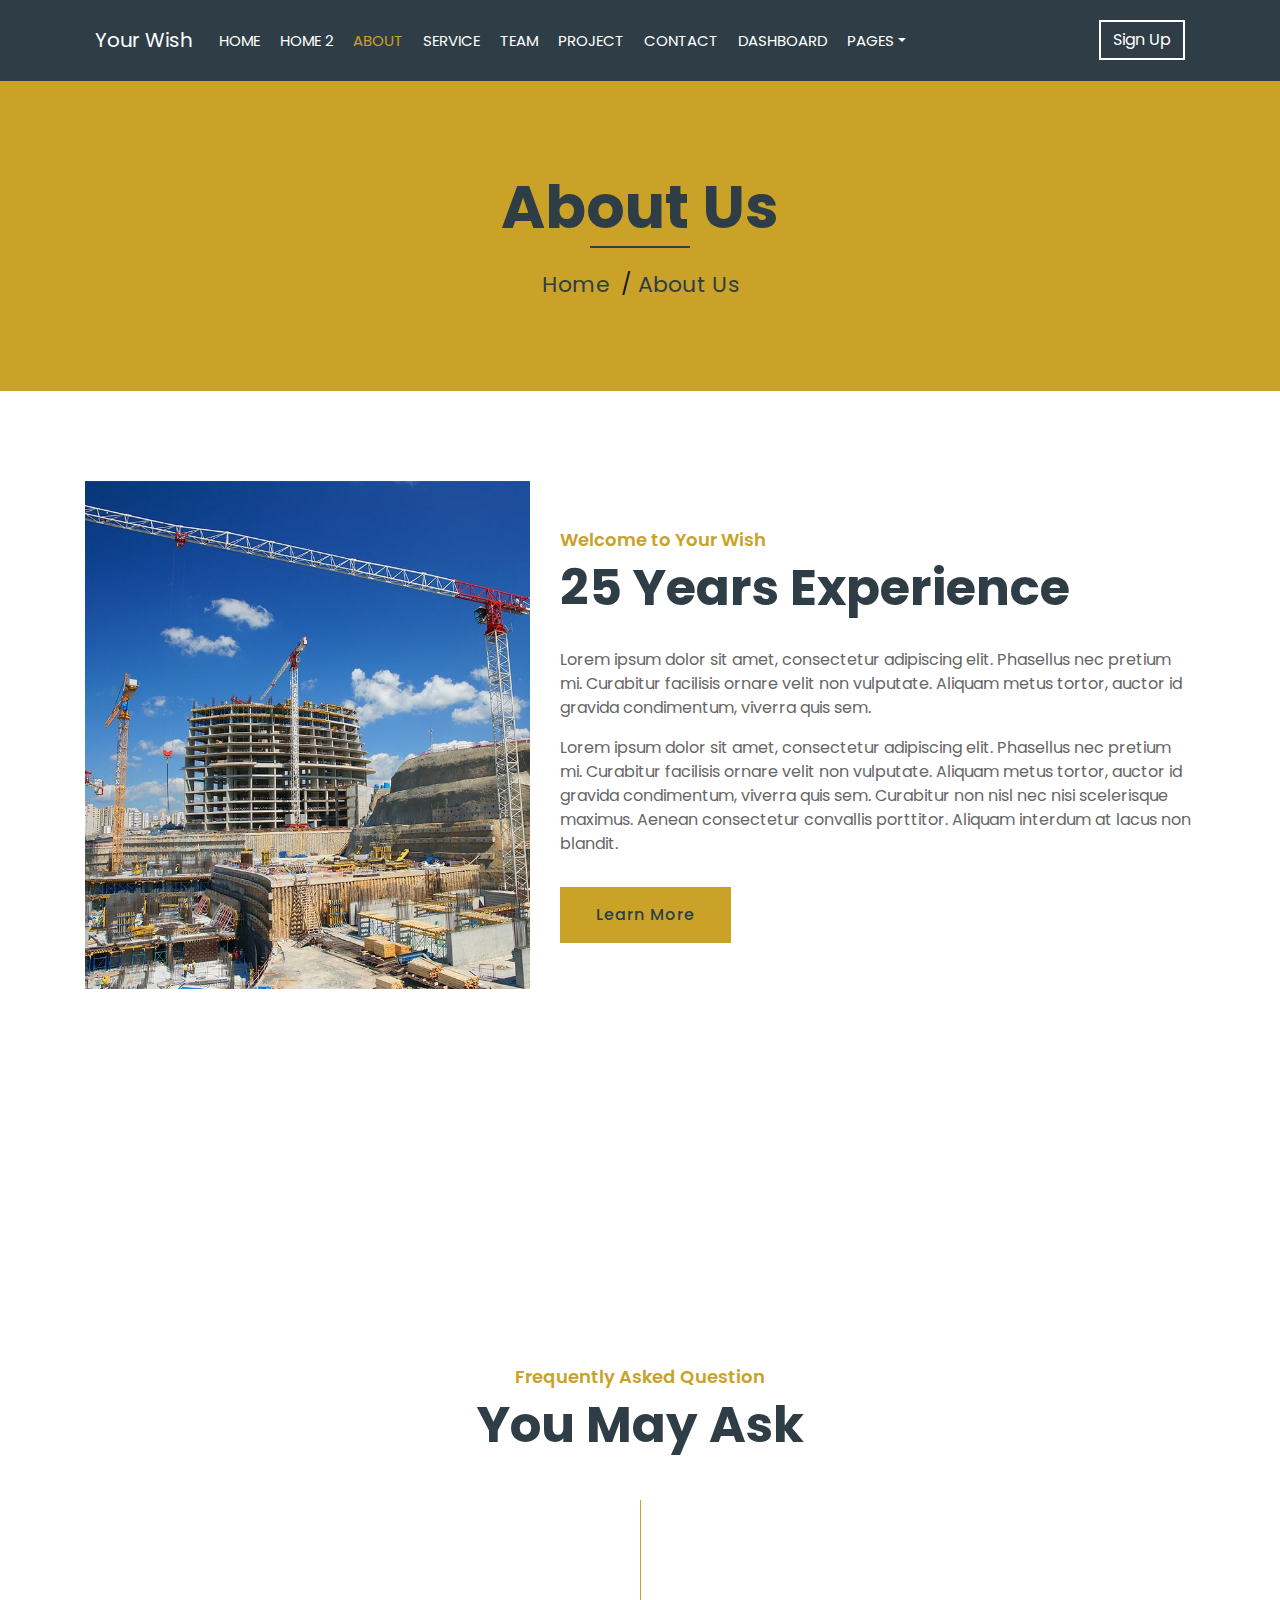
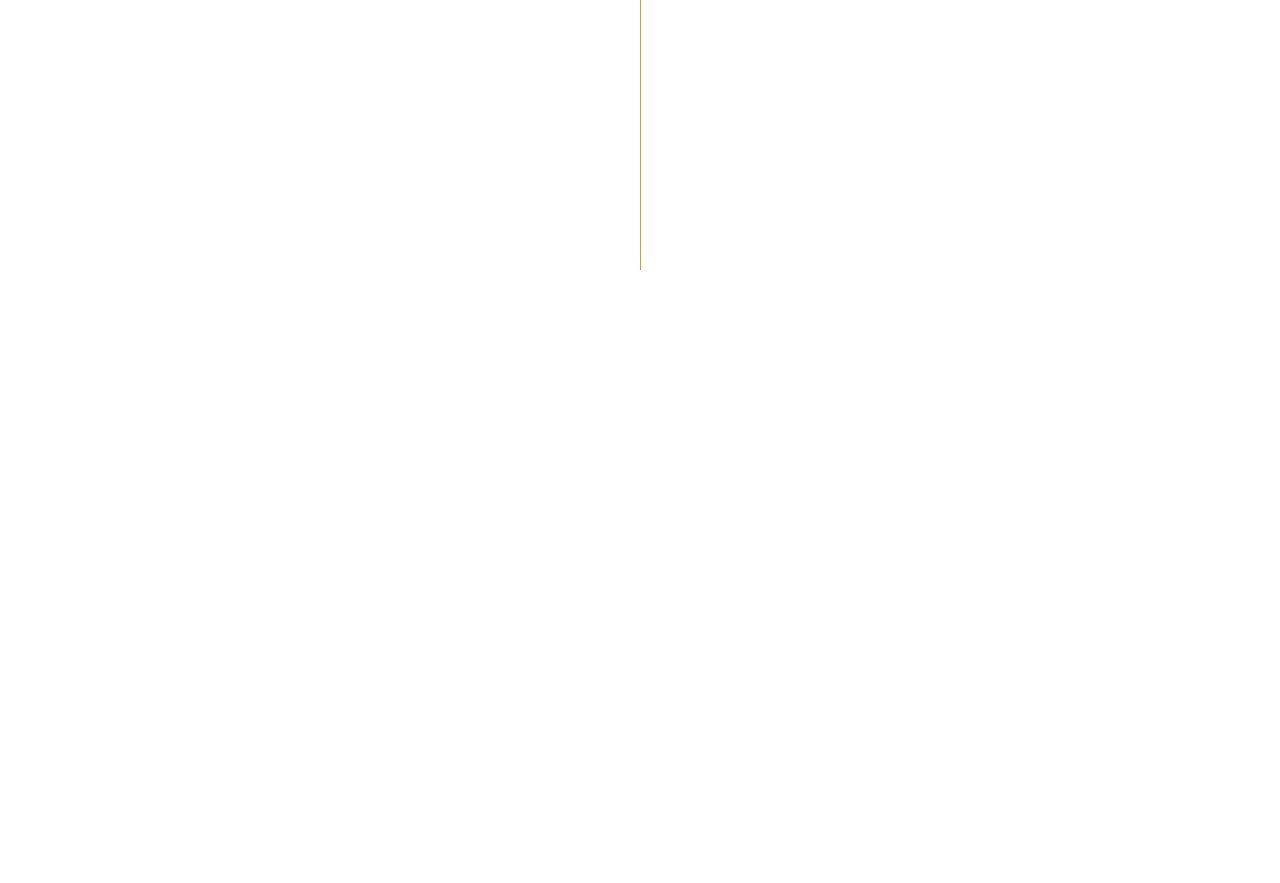
<file: about.html>
<!DOCTYPE html>
<html lang="en">

<head>
    <meta charset="utf-8">
    <title>Your Wish - Construction Company Website Template</title>
    <meta content="width=device-width, initial-scale=1.0" name="viewport">
    <meta content="Construction Company Website Template" name="keywords">
    <meta content="Construction Company Website Template" name="description">

    <!-- Favicon -->
    <link href="img/favicon.svg" rel="icon">

    <!-- Google Font -->
    <link href="https://fonts.googleapis.com/css2?family=Poppins:wght@100;200;300;400;500;600;700;800;900&display=swap"
        rel="stylesheet">

    <!-- CSS Libraries -->
    <link href="https://stackpath.bootstrapcdn.com/bootstrap/4.4.1/css/bootstrap.min.css" rel="stylesheet">
    <link href="https://cdnjs.cloudflare.com/ajax/libs/font-awesome/5.10.0/css/all.min.css" rel="stylesheet">
    <link href="lib/flaticon/font/flaticon.css" rel="stylesheet">
    <link href="lib/animate/animate.min.css" rel="stylesheet">
    <link href="lib/owlcarousel/assets/owl.carousel.min.css" rel="stylesheet">
    <link href="lib/lightbox/css/lightbox.min.css" rel="stylesheet">
    <link href="lib/slick/slick.css" rel="stylesheet">
    <link href="lib/slick/slick-theme.css" rel="stylesheet">

    <!-- Template Stylesheet -->
    <link href="css/style.css" rel="stylesheet">
</head>

<body>
    <div class="wrapper">
        <!-- Nav Bar Start -->
        <div class="nav-bar">
            <div class="container-fluid">
                <nav class="navbar navbar-expand-lg bg-dark navbar-dark">
                    <a href="index.html" class="navbar-brand brand-style">Your Wish</a>
                    <button type="button" class="navbar-toggler" data-toggle="collapse" data-target="#navbarCollapse">
                        <span class="navbar-toggler-icon"></span>
                    </button>

                    <div class="collapse navbar-collapse justify-content-between" id="navbarCollapse">
                        <div class="navbar-nav mr-auto">
                            <a href="index.html" class="nav-item nav-link">Home</a>
                            <a href="home2.html" class="nav-item nav-link">Home 2</a>
                            <a href="about.html" class="nav-item nav-link active">About</a>
                            <a href="service.html" class="nav-item nav-link">Service</a>
                            <a href="team.html" class="nav-item nav-link">Team</a>
                            <a href="portfolio.html" class="nav-item nav-link">Project</a>
                            <a href="contact.html" class="nav-item nav-link">Contact</a>
                            <a href="dashboard.html" class="nav-item nav-link">Dashboard</a>

                            <div class="nav-item dropdown">
                                <a href="#" class="nav-link dropdown-toggle" data-toggle="dropdown">Pages</a>
                                <div class="dropdown-menu">
                                    <a href="blog.html" class="dropdown-item">Blog Page</a>
                                    <a href="single.html" class="dropdown-item">Single Page</a>
                                </div>
                            </div>
                        </div>
                        <div class="ml-auto">
                            <a class="btn" href="register.html">Sign Up</a>
                        </div>

                    </div>
                </nav>
            </div>
        </div>
        <!-- Nav Bar End -->


        <!-- Page Header Start -->
        <div class="page-header">
            <div class="container">
                <div class="row">
                    <div class="col-12">
                        <h2>About Us</h2>
                    </div>
                    <div class="col-12">
                        <a href="">Home</a>
                        <a href="">About Us</a>
                    </div>
                </div>
            </div>
        </div>
        <!-- Page Header End -->


        <!-- About Start -->
        <div class="about wow fadeInUp" data-wow-delay="0.1s">
            <div class="container">
                <div class="row align-items-center">
                    <div class="col-lg-5 col-md-6">
                        <div class="about-img">
                            <img src="img/about.jpg" alt="Image">
                        </div>
                    </div>
                    <div class="col-lg-7 col-md-6">
                        <div class="section-header text-left">
                            <p>Welcome to Your Wish</p>
                            <h2>25 Years Experience</h2>
                        </div>
                        <div class="about-text">
                            <p>
                                Lorem ipsum dolor sit amet, consectetur adipiscing elit. Phasellus nec pretium mi.
                                Curabitur facilisis ornare velit non vulputate. Aliquam metus tortor, auctor id gravida
                                condimentum, viverra quis sem.
                            </p>
                            <p>
                                Lorem ipsum dolor sit amet, consectetur adipiscing elit. Phasellus nec pretium mi.
                                Curabitur facilisis ornare velit non vulputate. Aliquam metus tortor, auctor id gravida
                                condimentum, viverra quis sem. Curabitur non nisl nec nisi scelerisque maximus. Aenean
                                consectetur convallis porttitor. Aliquam interdum at lacus non blandit.
                            </p>
                            <a class="btn" href="">Learn More</a>
                        </div>
                    </div>
                </div>
            </div>
        </div>
        <!-- About End -->


        <!-- Fact Start -->
        <div class="fact">
            <div class="container-fluid">
                <div class="row counters">
                    <div class="col-md-6 fact-left wow slideInLeft">
                        <div class="row">
                            <div class="col-6">
                                <div class="fact-icon">
                                    <i class="flaticon-worker"></i>
                                </div>
                                <div class="fact-text">
                                    <h2 data-toggle="counter-up">109</h2>
                                    <p>Expert Workers</p>
                                </div>
                            </div>
                            <div class="col-6">
                                <div class="fact-icon">
                                    <i class="flaticon-building"></i>
                                </div>
                                <div class="fact-text">
                                    <h2 data-toggle="counter-up">485</h2>
                                    <p>Happy Clients</p>
                                </div>
                            </div>
                        </div>
                    </div>
                    <div class="col-md-6 fact-right wow slideInRight">
                        <div class="row">
                            <div class="col-6">
                                <div class="fact-icon">
                                    <i class="flaticon-address"></i>
                                </div>
                                <div class="fact-text">
                                    <h2 data-toggle="counter-up">789</h2>
                                    <p>Completed Projects</p>
                                </div>
                            </div>
                            <div class="col-6">
                                <div class="fact-icon">
                                    <i class="flaticon-crane"></i>
                                </div>
                                <div class="fact-text">
                                    <h2 data-toggle="counter-up">890</h2>
                                    <p>Running Projects</p>
                                </div>
                            </div>
                        </div>
                    </div>
                </div>
            </div>
        </div>
        <!-- Fact End -->


        <!-- FAQs Start -->
        <div class="faqs">
            <div class="container">
                <div class="section-header text-center">
                    <p>Frequently Asked Question</p>
                    <h2>You May Ask</h2>
                </div>
                <div class="row">
                    <div class="col-md-6">
                        <div id="accordion-1">
                            <div class="card wow fadeInLeft" data-wow-delay="0.1s">
                                <div class="card-header">
                                    <a class="card-link collapsed" data-toggle="collapse" href="#collapseOne">
                                        Lorem ipsum dolor sit amet?
                                    </a>
                                </div>
                                <div id="collapseOne" class="collapse" data-parent="#accordion-1">
                                    <div class="card-body">
                                        Lorem ipsum dolor sit amet, consectetur adipiscing elit. Phasellus nec pretium
                                        mi. Curabitur facilisis ornare velit non.
                                    </div>
                                </div>
                            </div>
                            <div class="card wow fadeInLeft" data-wow-delay="0.2s">
                                <div class="card-header">
                                    <a class="card-link collapsed" data-toggle="collapse" href="#collapseTwo">
                                        Lorem ipsum dolor sit amet?
                                    </a>
                                </div>
                                <div id="collapseTwo" class="collapse" data-parent="#accordion-1">
                                    <div class="card-body">
                                        Lorem ipsum dolor sit amet, consectetur adipiscing elit. Phasellus nec pretium
                                        mi. Curabitur facilisis ornare velit non.
                                    </div>
                                </div>
                            </div>
                            <div class="card wow fadeInLeft" data-wow-delay="0.3s">
                                <div class="card-header">
                                    <a class="card-link collapsed" data-toggle="collapse" href="#collapseThree">
                                        Lorem ipsum dolor sit amet?
                                    </a>
                                </div>
                                <div id="collapseThree" class="collapse" data-parent="#accordion-1">
                                    <div class="card-body">
                                        Lorem ipsum dolor sit amet, consectetur adipiscing elit. Phasellus nec pretium
                                        mi. Curabitur facilisis ornare velit non.
                                    </div>
                                </div>
                            </div>
                            <div class="card wow fadeInLeft" data-wow-delay="0.4s">
                                <div class="card-header">
                                    <a class="card-link collapsed" data-toggle="collapse" href="#collapseFour">
                                        Lorem ipsum dolor sit amet?
                                    </a>
                                </div>
                                <div id="collapseFour" class="collapse" data-parent="#accordion-1">
                                    <div class="card-body">
                                        Lorem ipsum dolor sit amet, consectetur adipiscing elit. Phasellus nec pretium
                                        mi. Curabitur facilisis ornare velit non.
                                    </div>
                                </div>
                            </div>
                            <div class="card wow fadeInLeft" data-wow-delay="0.5s">
                                <div class="card-header">
                                    <a class="card-link collapsed" data-toggle="collapse" href="#collapseFive">
                                        Lorem ipsum dolor sit amet?
                                    </a>
                                </div>
                                <div id="collapseFive" class="collapse" data-parent="#accordion-1">
                                    <div class="card-body">
                                        Lorem ipsum dolor sit amet, consectetur adipiscing elit. Phasellus nec pretium
                                        mi. Curabitur facilisis ornare velit non.
                                    </div>
                                </div>
                            </div>
                        </div>
                    </div>
                    <div class="col-md-6">
                        <div id="accordion-2">
                            <div class="card wow fadeInRight" data-wow-delay="0.1s">
                                <div class="card-header">
                                    <a class="card-link collapsed" data-toggle="collapse" href="#collapseSix">
                                        Lorem ipsum dolor sit amet?
                                    </a>
                                </div>
                                <div id="collapseSix" class="collapse" data-parent="#accordion-2">
                                    <div class="card-body">
                                        Lorem ipsum dolor sit amet, consectetur adipiscing elit. Phasellus nec pretium
                                        mi. Curabitur facilisis ornare velit non.
                                    </div>
                                </div>
                            </div>
                            <div class="card wow fadeInRight" data-wow-delay="0.2s">
                                <div class="card-header">
                                    <a class="card-link collapsed" data-toggle="collapse" href="#collapseSeven">
                                        Lorem ipsum dolor sit amet?
                                    </a>
                                </div>
                                <div id="collapseSeven" class="collapse" data-parent="#accordion-2">
                                    <div class="card-body">
                                        Lorem ipsum dolor sit amet, consectetur adipiscing elit. Phasellus nec pretium
                                        mi. Curabitur facilisis ornare velit non.
                                    </div>
                                </div>
                            </div>
                            <div class="card wow fadeInRight" data-wow-delay="0.3s">
                                <div class="card-header">
                                    <a class="card-link collapsed" data-toggle="collapse" href="#collapseEight">
                                        Lorem ipsum dolor sit amet?
                                    </a>
                                </div>
                                <div id="collapseEight" class="collapse" data-parent="#accordion-2">
                                    <div class="card-body">
                                        Lorem ipsum dolor sit amet, consectetur adipiscing elit. Phasellus nec pretium
                                        mi. Curabitur facilisis ornare velit non.
                                    </div>
                                </div>
                            </div>
                            <div class="card wow fadeInRight" data-wow-delay="0.4s">
                                <div class="card-header">
                                    <a class="card-link collapsed" data-toggle="collapse" href="#collapseNine">
                                        Lorem ipsum dolor sit amet?
                                    </a>
                                </div>
                                <div id="collapseNine" class="collapse" data-parent="#accordion-2">
                                    <div class="card-body">
                                        Lorem ipsum dolor sit amet, consectetur adipiscing elit. Phasellus nec pretium
                                        mi. Curabitur facilisis ornare velit non.
                                    </div>
                                </div>
                            </div>
                            <div class="card wow fadeInRight" data-wow-delay="0.5s">
                                <div class="card-header">
                                    <a class="card-link collapsed" data-toggle="collapse" href="#collapseTen">
                                        Lorem ipsum dolor sit amet?
                                    </a>
                                </div>
                                <div id="collapseTen" class="collapse" data-parent="#accordion-2">
                                    <div class="card-body">
                                        Lorem ipsum dolor sit amet, consectetur adipiscing elit. Phasellus nec pretium
                                        mi. Curabitur facilisis ornare velit non.
                                    </div>
                                </div>
                            </div>
                        </div>
                    </div>
                </div>
            </div>
        </div>
        <!-- FAQs End -->


        <!-- Footer Start -->
        <div class="footer wow fadeIn" data-wow-delay="0.3s">
            <div class="container">
                <div class="row">
                    <div class="col-md-6 col-lg-3">
                        <div class="footer-contact">
                            <a href="index.html" class="brand-style">Your Wish</a>
                            <p><b>Office Contact</b></p>
                            <p><i class="fa fa-map-marker-alt"></i>123 Street, New York, USA</p>
                            <p><i class="fa fa-phone-alt"></i>+012 345 67890</p>
                            <p><i class="fa fa-envelope"></i>info@example.com</p>
                            <div class="footer-social">
                                <a href=""><i class="fab fa-twitter"></i></a>
                                <a href=""><i class="fab fa-facebook-f"></i></a>
                                <a href=""><i class="fab fa-youtube"></i></a>
                                <a href=""><i class="fab fa-instagram"></i></a>
                                <a href=""><i class="fab fa-linkedin-in"></i></a>
                            </div>
                        </div>
                    </div>
                    <div class="col-md-6 col-lg-3">
                        <div class="footer-link">
                            <h2>Services Areas</h2>
                            <p>Learn About Our <strong>Your Wish</strong> Construction Company</p>
                            <a href="">House Renovation</a>
                            <a href="">Architecture Design</a>
                            <a href="">Interior Design</a>
                            <a href="">Painting</a>
                        </div>
                    </div>
                    <div class="col-md-6 col-lg-3">
                        <div class="footer-link">
                            <h2>Useful Pages</h2>
                            <a href="">About Us</a>
                            <a href="">Contact Us</a>
                            <a href="">Our Team</a>
                            <a href="">Projects</a>
                            <a href="">Testimonial</a>
                        </div>
                    </div>
                    <div class="col-md-6 col-lg-3">
                        <div class="newsletter">
                            <h2>Newsletter</h2>
                            <p>
                                Lorem ipsum dolor sit amet elit. Phasellus nec pretium mi. Curabitur facilisis ornare
                                velit non vulpu
                            </p>
                            <div class="form">
                                <input class="form-control" placeholder="Email here">
                                <button class="btn">Submit</button>
                            </div>
                        </div>
                    </div>
                </div>
            </div>
            <div class="container footer-menu">
                <div class="f-menu">
                    <a href="index.html"><b>Your Wish</b></a>
                    <a href="">Terms of use</a>
                    <a href="">Privacy policy</a>
                    <a href="">Cookies</a>
                    <a href="">Help</a>
                    <a href="">FQAs</a>
                </div>
            </div>
            <div class="container copyright">
                <div class="row">
                    <div class="col-md-12 text-center">
                        <p>&copy; 2026 <a href="index.html">Your Wish</a>, All Right Reserved.</p>
                    </div>
                </div>
            </div>
        </div>
        <!-- Footer End -->

        <a href="#" class="back-to-top"><i class="fa fa-chevron-up"></i></a>
    </div>

    <!-- JavaScript Libraries -->
    <script src="https://code.jquery.com/jquery-3.4.1.min.js"></script>
    <script src="https://stackpath.bootstrapcdn.com/bootstrap/4.4.1/js/bootstrap.bundle.min.js"></script>
    <script src="lib/easing/easing.min.js"></script>
    <script src="lib/wow/wow.min.js"></script>
    <script src="lib/owlcarousel/owl.carousel.min.js"></script>
    <script src="lib/isotope/isotope.pkgd.min.js"></script>
    <script src="lib/lightbox/js/lightbox.min.js"></script>
    <script src="lib/waypoints/waypoints.min.js"></script>
    <script src="lib/counterup/counterup.min.js"></script>
    <script src="lib/slick/slick.min.js"></script>

    <!-- Template Javascript -->
    <script src="js/main.js"></script>
</body>

</html>
</file>
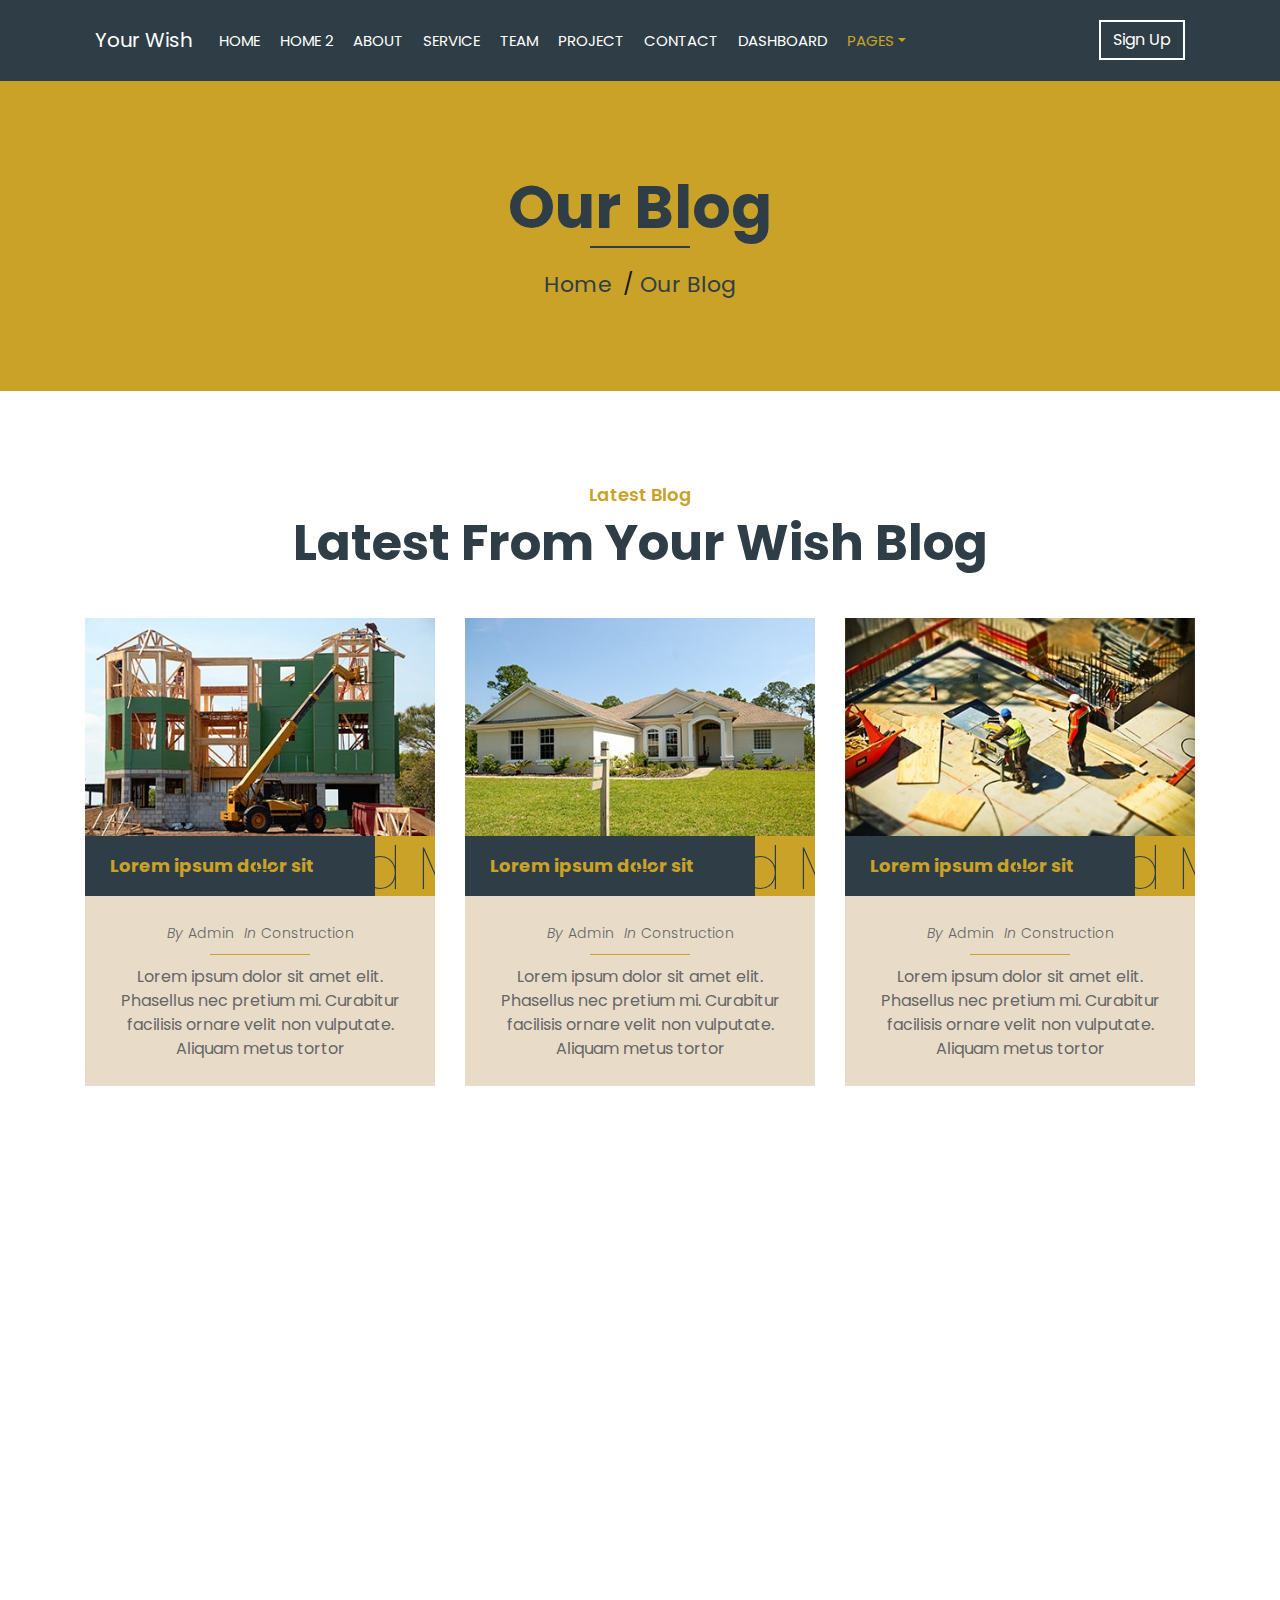
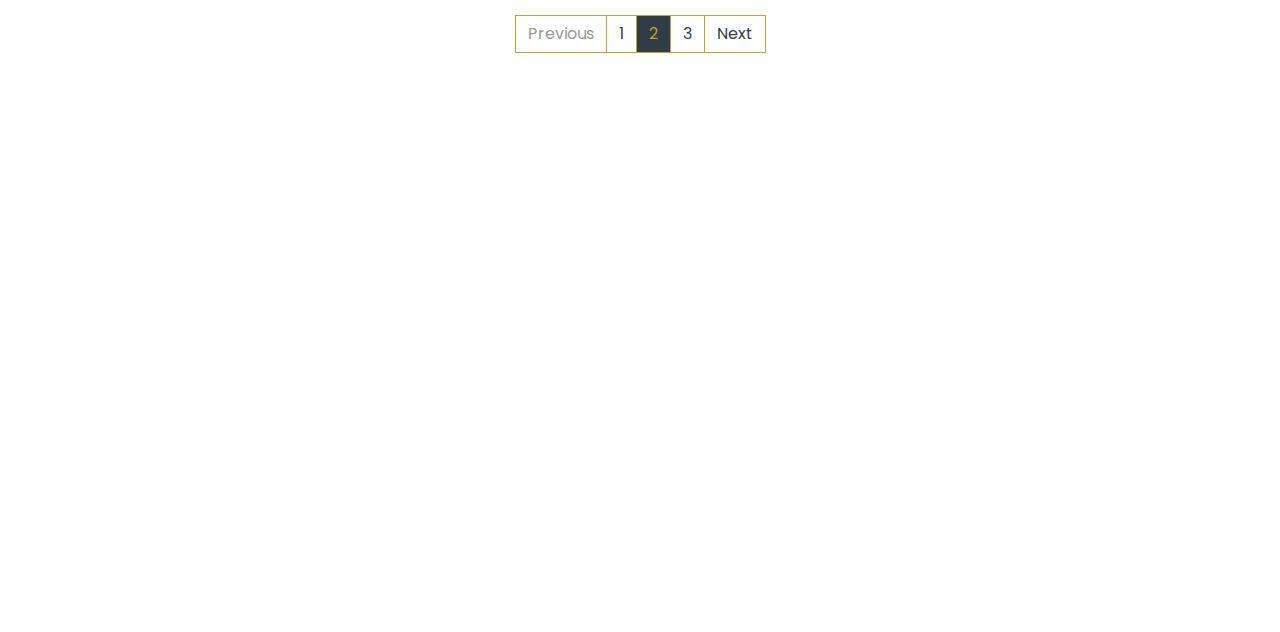
<file: blog.html>
<!DOCTYPE html>
<html lang="en">

<head>
    <meta charset="utf-8">
    <title>Your Wish - Construction Company Website Template</title>
    <meta content="width=device-width, initial-scale=1.0" name="viewport">
    <meta content="Construction Company Website Template" name="keywords">
    <meta content="Construction Company Website Template" name="description">

    <!-- Favicon -->
    <link href="img/favicon.svg" rel="icon">

    <!-- Google Font -->
    <link href="https://fonts.googleapis.com/css2?family=Poppins:wght@100;200;300;400;500;600;700;800;900&display=swap"
        rel="stylesheet">

    <!-- CSS Libraries -->
    <link href="https://stackpath.bootstrapcdn.com/bootstrap/4.4.1/css/bootstrap.min.css" rel="stylesheet">
    <link href="https://cdnjs.cloudflare.com/ajax/libs/font-awesome/5.10.0/css/all.min.css" rel="stylesheet">
    <link href="lib/flaticon/font/flaticon.css" rel="stylesheet">
    <link href="lib/animate/animate.min.css" rel="stylesheet">
    <link href="lib/owlcarousel/assets/owl.carousel.min.css" rel="stylesheet">
    <link href="lib/lightbox/css/lightbox.min.css" rel="stylesheet">
    <link href="lib/slick/slick.css" rel="stylesheet">
    <link href="lib/slick/slick-theme.css" rel="stylesheet">

    <!-- Template Stylesheet -->
    <link href="css/style.css" rel="stylesheet">
</head>

<body>
    <div class="wrapper">
        <!-- Nav Bar Start -->
        <div class="nav-bar">
            <div class="container-fluid">
                <nav class="navbar navbar-expand-lg bg-dark navbar-dark">
                    <a href="index.html" class="navbar-brand brand-style">Your Wish</a>
                    <button type="button" class="navbar-toggler" data-toggle="collapse" data-target="#navbarCollapse">
                        <span class="navbar-toggler-icon"></span>
                    </button>

                    <div class="collapse navbar-collapse justify-content-between" id="navbarCollapse">
                        <div class="navbar-nav mr-auto">
                            <a href="index.html" class="nav-item nav-link">Home</a>
                            <a href="home2.html" class="nav-item nav-link">Home 2</a>
                            <a href="about.html" class="nav-item nav-link">About</a>
                            <a href="service.html" class="nav-item nav-link">Service</a>
                            <a href="team.html" class="nav-item nav-link">Team</a>
                            <a href="portfolio.html" class="nav-item nav-link">Project</a>
                            <a href="contact.html" class="nav-item nav-link">Contact</a>
                            <a href="dashboard.html" class="nav-item nav-link">Dashboard</a>

                            <div class="nav-item dropdown">
                                <a href="#" class="nav-link dropdown-toggle active" data-toggle="dropdown">Pages</a>
                                <div class="dropdown-menu">
                                    <a href="blog.html" class="dropdown-item active">Blog Page</a>
                                    <a href="single.html" class="dropdown-item">Single Page</a>
                                </div>
                            </div>
                        </div>
                        <div class="ml-auto">
                            <a class="btn" href="register.html">Sign Up</a>
                        </div>

                    </div>
                </nav>
            </div>
        </div>
        <!-- Nav Bar End -->


        <!-- Page Header Start -->
        <div class="page-header">
            <div class="container">
                <div class="row">
                    <div class="col-12">
                        <h2>Our Blog</h2>
                    </div>
                    <div class="col-12">
                        <a href="">Home</a>
                        <a href="">Our Blog</a>
                    </div>
                </div>
            </div>
        </div>
        <!-- Page Header End -->


        <!-- Blog Start -->
        <div class="blog">
            <div class="container">
                <div class="section-header text-center">
                    <p>Latest Blog</p>
                    <h2>Latest From Your Wish Blog</h2>
                </div>
                <div class="row blog-page">
                    <div class="col-lg-4 col-md-6 wow fadeInUp" data-wow-delay="0.2s">
                        <div class="blog-item">
                            <div class="blog-img">
                                <img src="img/blog-1.jpg" alt="Image">
                            </div>
                            <div class="blog-title">
                                <h3>Lorem ipsum dolor sit</h3>
                                <a class="btn" href="single.html">Read More</a>
                            </div>
                            <div class="blog-meta">
                                <p>By<a href="">Admin</a></p>
                                <p>In<a href="">Construction</a></p>
                            </div>
                            <div class="blog-text">
                                <p>
                                    Lorem ipsum dolor sit amet elit. Phasellus nec pretium mi. Curabitur facilisis
                                    ornare velit non vulputate. Aliquam metus tortor
                                </p>
                            </div>
                        </div>
                    </div>
                    <div class="col-lg-4 col-md-6 wow fadeInUp">
                        <div class="blog-item">
                            <div class="blog-img">
                                <img src="img/blog-2.jpg" alt="Image">
                            </div>
                            <div class="blog-title">
                                <h3>Lorem ipsum dolor sit</h3>
                                <a class="btn" href="single.html">Read More</a>
                            </div>
                            <div class="blog-meta">
                                <p>By<a href="">Admin</a></p>
                                <p>In<a href="">Construction</a></p>
                            </div>
                            <div class="blog-text">
                                <p>
                                    Lorem ipsum dolor sit amet elit. Phasellus nec pretium mi. Curabitur facilisis
                                    ornare velit non vulputate. Aliquam metus tortor
                                </p>
                            </div>
                        </div>
                    </div>
                    <div class="col-lg-4 col-md-6 wow fadeInUp" data-wow-delay="0.2s">
                        <div class="blog-item">
                            <div class="blog-img">
                                <img src="img/blog-3.jpg" alt="Image">
                            </div>
                            <div class="blog-title">
                                <h3>Lorem ipsum dolor sit</h3>
                                <a class="btn" href="single.html">Read More</a>
                            </div>
                            <div class="blog-meta">
                                <p>By<a href="">Admin</a></p>
                                <p>In<a href="">Construction</a></p>
                            </div>
                            <div class="blog-text">
                                <p>
                                    Lorem ipsum dolor sit amet elit. Phasellus nec pretium mi. Curabitur facilisis
                                    ornare velit non vulputate. Aliquam metus tortor
                                </p>
                            </div>
                        </div>
                    </div>
                    <div class="col-lg-4 col-md-6 wow fadeInUp" data-wow-delay="0.2s">
                        <div class="blog-item">
                            <div class="blog-img">
                                <img src="img/blog-1.jpg" alt="Image">
                            </div>
                            <div class="blog-title">
                                <h3>Lorem ipsum dolor sit</h3>
                                <a class="btn" href="single.html">Read More</a>
                            </div>
                            <div class="blog-meta">
                                <p>By<a href="">Admin</a></p>
                                <p>In<a href="">Construction</a></p>
                            </div>
                            <div class="blog-text">
                                <p>
                                    Lorem ipsum dolor sit amet elit. Phasellus nec pretium mi. Curabitur facilisis
                                    ornare velit non vulputate. Aliquam metus tortor
                                </p>
                            </div>
                        </div>
                    </div>
                    <div class="col-lg-4 col-md-6 wow fadeInUp">
                        <div class="blog-item">
                            <div class="blog-img">
                                <img src="img/blog-2.jpg" alt="Image">
                            </div>
                            <div class="blog-title">
                                <h3>Lorem ipsum dolor sit</h3>
                                <a class="btn" href="single.html">Read More</a>
                            </div>
                            <div class="blog-meta">
                                <p>By<a href="">Admin</a></p>
                                <p>In<a href="">Construction</a></p>
                            </div>
                            <div class="blog-text">
                                <p>
                                    Lorem ipsum dolor sit amet elit. Phasellus nec pretium mi. Curabitur facilisis
                                    ornare velit non vulputate. Aliquam metus tortor
                                </p>
                            </div>
                        </div>
                    </div>
                    <div class="col-lg-4 col-md-6 wow fadeInUp" data-wow-delay="0.2s">
                        <div class="blog-item">
                            <div class="blog-img">
                                <img src="img/blog-3.jpg" alt="Image">
                            </div>
                            <div class="blog-title">
                                <h3>Lorem ipsum dolor sit</h3>
                                <a class="btn" href="single.html">Read More</a>
                            </div>
                            <div class="blog-meta">
                                <p>By<a href="">Admin</a></p>
                                <p>In<a href="">Construction</a></p>
                            </div>
                            <div class="blog-text">
                                <p>
                                    Lorem ipsum dolor sit amet elit. Phasellus nec pretium mi. Curabitur facilisis
                                    ornare velit non vulputate. Aliquam metus tortor
                                </p>
                            </div>
                        </div>
                    </div>
                </div>
                <div class="row">
                    <div class="col-12">
                        <ul class="pagination justify-content-center">
                            <li class="page-item disabled"><a class="page-link" href="#">Previous</a></li>
                            <li class="page-item"><a class="page-link" href="#">1</a></li>
                            <li class="page-item active"><a class="page-link" href="#">2</a></li>
                            <li class="page-item"><a class="page-link" href="#">3</a></li>
                            <li class="page-item"><a class="page-link" href="#">Next</a></li>
                        </ul>
                    </div>
                </div>
            </div>
        </div>
        <!-- Blog End -->


        <!-- Footer Start -->
        <div class="footer wow fadeIn" data-wow-delay="0.3s">
            <div class="container">
                <div class="row">
                    <div class="col-md-6 col-lg-3">
                        <div class="footer-contact">
                            <a href="index.html" class="brand-style">Your Wish</a>
                            <p><b>Office Contact</b></p>
                            <p><i class="fa fa-map-marker-alt"></i>123 Street, New York, USA</p>
                            <p><i class="fa fa-phone-alt"></i>+012 345 67890</p>
                            <p><i class="fa fa-envelope"></i>info@example.com</p>
                            <div class="footer-social">
                                <a href=""><i class="fab fa-twitter"></i></a>
                                <a href=""><i class="fab fa-facebook-f"></i></a>
                                <a href=""><i class="fab fa-youtube"></i></a>
                                <a href=""><i class="fab fa-instagram"></i></a>
                                <a href=""><i class="fab fa-linkedin-in"></i></a>
                            </div>
                        </div>
                    </div>
                    <div class="col-md-6 col-lg-3">
                        <div class="footer-link">
                            <h2>Services Areas</h2>
                            <a href="">Building Construction</a>
                            <a href="">House Renovation</a>
                            <a href="">Architecture Design</a>
                            <a href="">Interior Design</a>
                            <a href="">Painting</a>
                        </div>
                    </div>
                    <div class="col-md-6 col-lg-3">
                        <div class="footer-link">
                            <h2>Useful Pages</h2>
                            <a href="">About Us</a>
                            <a href="">Contact Us</a>
                            <a href="">Our Team</a>
                            <a href="">Projects</a>
                            <a href="">Testimonial</a>
                        </div>
                    </div>
                    <div class="col-md-6 col-lg-3">
                        <div class="newsletter">
                            <h2>Newsletter</h2>
                            <p>
                                Lorem ipsum dolor sit amet elit. Phasellus nec pretium mi. Curabitur facilisis ornare
                                velit non vulpu
                            </p>
                            <div class="form">
                                <input class="form-control" placeholder="Email here">
                                <button class="btn">Submit</button>
                            </div>
                        </div>
                    </div>
                </div>
            </div>
            <div class="container footer-menu">
                <div class="f-menu">
                    <a href="index.html"><b>Your Wish</b></a>
                    <a href="">Terms of use</a>
                    <a href="">Privacy policy</a>
                    <a href="">Cookies</a>
                    <a href="">Help</a>
                    <a href="">FQAs</a>
                </div>
            </div>
            <div class="container copyright">
                <div class="row">
                    <div class="col-md-12 text-center">
                        <p>&copy; 2026 <a href="index.html">Your Wish</a>, All Right Reserved.</p>
                    </div>
                </div>
            </div>
        </div>
        <!-- Footer End -->

        <a href="#" class="back-to-top"><i class="fa fa-chevron-up"></i></a>
    </div>

    <!-- JavaScript Libraries -->
    <script src="https://code.jquery.com/jquery-3.4.1.min.js"></script>
    <script src="https://stackpath.bootstrapcdn.com/bootstrap/4.4.1/js/bootstrap.bundle.min.js"></script>
    <script src="lib/easing/easing.min.js"></script>
    <script src="lib/wow/wow.min.js"></script>
    <script src="lib/owlcarousel/owl.carousel.min.js"></script>
    <script src="lib/isotope/isotope.pkgd.min.js"></script>
    <script src="lib/lightbox/js/lightbox.min.js"></script>
    <script src="lib/waypoints/waypoints.min.js"></script>
    <script src="lib/counterup/counterup.min.js"></script>
    <script src="lib/slick/slick.min.js"></script>

    <!-- Template Javascript -->
    <script src="js/main.js"></script>
</body>

</html>
</file>
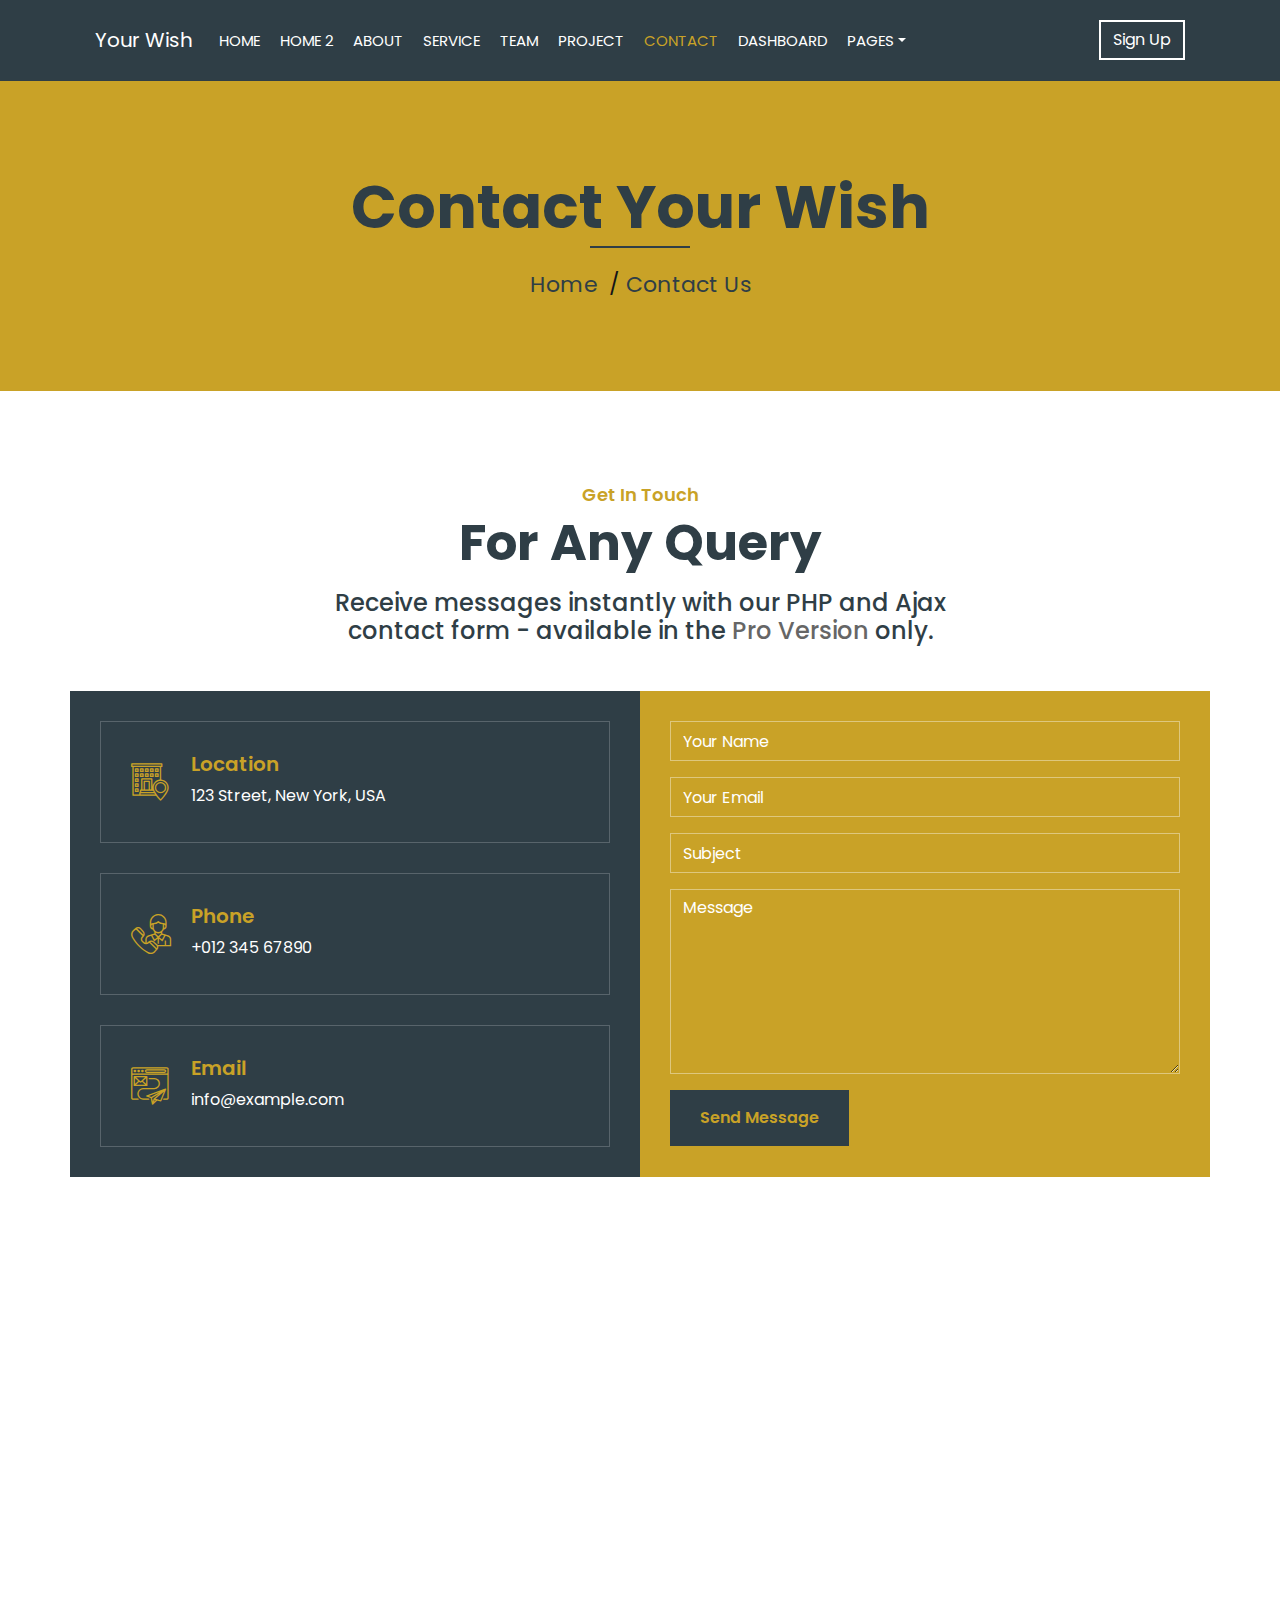
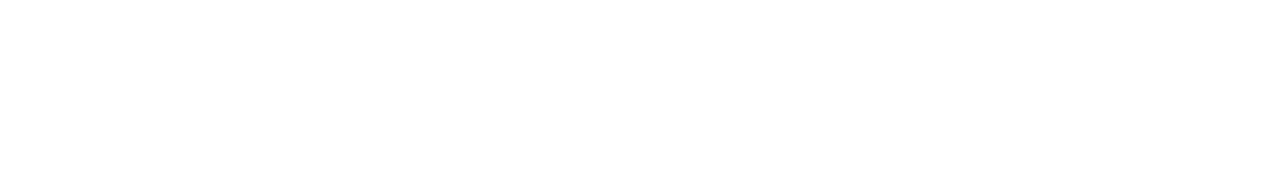
<file: contact.html>
<!DOCTYPE html>
<html lang="en">

<head>
    <meta charset="utf-8">
    <title>Your Wish - Construction Company Website Template</title>
    <meta content="width=device-width, initial-scale=1.0" name="viewport">
    <meta content="Construction Company Website Template" name="keywords">
    <meta content="Construction Company Website Template" name="description">

    <!-- Favicon -->
    <link href="img/favicon.svg" rel="icon">

    <!-- Google Font -->
    <link href="https://fonts.googleapis.com/css2?family=Poppins:wght@100;200;300;400;500;600;700;800;900&display=swap"
        rel="stylesheet">

    <!-- CSS Libraries -->
    <link href="https://stackpath.bootstrapcdn.com/bootstrap/4.4.1/css/bootstrap.min.css" rel="stylesheet">
    <link href="https://cdnjs.cloudflare.com/ajax/libs/font-awesome/5.10.0/css/all.min.css" rel="stylesheet">
    <link href="lib/flaticon/font/flaticon.css" rel="stylesheet">
    <link href="lib/animate/animate.min.css" rel="stylesheet">
    <link href="lib/owlcarousel/assets/owl.carousel.min.css" rel="stylesheet">
    <link href="lib/lightbox/css/lightbox.min.css" rel="stylesheet">
    <link href="lib/slick/slick.css" rel="stylesheet">
    <link href="lib/slick/slick-theme.css" rel="stylesheet">

    <!-- Template Stylesheet -->
    <link href="css/style.css" rel="stylesheet">
</head>

<body>
    <div class="wrapper">
        <!-- Nav Bar Start -->
        <div class="nav-bar">
            <div class="container-fluid">
                <nav class="navbar navbar-expand-lg bg-dark navbar-dark">
                    <a href="index.html" class="navbar-brand brand-style">Your Wish</a>
                    <button type="button" class="navbar-toggler" data-toggle="collapse" data-target="#navbarCollapse">
                        <span class="navbar-toggler-icon"></span>
                    </button>

                    <div class="collapse navbar-collapse justify-content-between" id="navbarCollapse">
                        <div class="navbar-nav mr-auto">
                            <a href="index.html" class="nav-item nav-link">Home</a>
                            <a href="home2.html" class="nav-item nav-link">Home 2</a>
                            <a href="about.html" class="nav-item nav-link">About</a>
                            <a href="service.html" class="nav-item nav-link">Service</a>
                            <a href="team.html" class="nav-item nav-link">Team</a>
                            <a href="portfolio.html" class="nav-item nav-link">Project</a>
                            <a href="contact.html" class="nav-item nav-link active">Contact</a>
                            <a href="dashboard.html" class="nav-item nav-link">Dashboard</a>

                            <div class="nav-item dropdown">
                                <a href="#" class="nav-link dropdown-toggle" data-toggle="dropdown">Pages</a>
                                <div class="dropdown-menu">
                                    <a href="blog.html" class="dropdown-item">Blog Page</a>
                                    <a href="single.html" class="dropdown-item">Single Page</a>
                                </div>
                            </div>
                        </div>
                        <div class="ml-auto">
                            <a class="btn" href="register.html">Sign Up</a>
                        </div>

                    </div>
                </nav>
            </div>
        </div>
        <!-- Nav Bar End -->


        <!-- Page Header Start -->
        <div class="page-header">
            <div class="container">
                <div class="row">
                    <div class="col-12">
                        <h2>Contact Your Wish</h2>
                    </div>
                    <div class="col-12">
                        <a href="">Home</a>
                        <a href="">Contact Us</a>
                    </div>
                </div>
            </div>
        </div>
        <!-- Page Header End -->


        <!-- Contact Start -->
        <div class="contact wow fadeInUp">
            <div class="container">
                <div class="section-header text-center">
                    <p>Get In Touch</p>
                    <h2 class="mb-3">For Any Query</h2>
                    <h4 class="text-center mx-auto" style="max-width: 700px;">Receive messages instantly with our PHP
                        and Ajax contact form - available in the <a
                            href="https://htmlcodex.com/downloading/?item=969">Pro Version</a> only.</h4>
                </div>
                <div class="row">
                    <div class="col-md-6">
                        <div class="contact-info">
                            <div class="contact-item">
                                <i class="flaticon-address"></i>
                                <div class="contact-text">
                                    <h2>Location</h2>
                                    <p>123 Street, New York, USA</p>
                                </div>
                            </div>
                            <div class="contact-item">
                                <i class="flaticon-call"></i>
                                <div class="contact-text">
                                    <h2>Phone</h2>
                                    <p>+012 345 67890</p>
                                </div>
                            </div>
                            <div class="contact-item">
                                <i class="flaticon-send-mail"></i>
                                <div class="contact-text">
                                    <h2>Email</h2>
                                    <p>info@example.com</p>
                                </div>
                            </div>
                        </div>
                    </div>
                    <div class="col-md-6">
                        <div class="contact-form">
                            <form>
                                <div class="control-group mb-3">
                                    <input type="text" class="form-control" placeholder="Your Name" />
                                </div>
                                <div class="control-group mb-3">
                                    <input type="email" class="form-control" placeholder="Your Email" />
                                </div>
                                <div class="control-group mb-3">
                                    <input type="text" class="form-control" placeholder="Subject" />
                                </div>
                                <div class="control-group mb-3">
                                    <textarea class="form-control" placeholder="Message"></textarea>
                                </div>
                                <div>
                                    <button class="btn" type="submit">Send Message</button>
                                </div>
                            </form>
                        </div>
                    </div>
                </div>
            </div>
        </div>
        <!-- Contact End -->


        <!-- Footer Start -->
        <div class="footer wow fadeIn" data-wow-delay="0.3s">
            <div class="container">
                <div class="row">
                    <div class="col-md-6 col-lg-3">
                        <div class="footer-contact">
                            <a href="index.html" class="brand-style">Your Wish</a>
                            <p><b>Office Contact</b></p>
                            <p><i class="fa fa-map-marker-alt"></i>123 Street, New York, USA</p>
                            <p><i class="fa fa-phone-alt"></i>+012 345 67890</p>
                            <p><i class="fa fa-envelope"></i>info@example.com</p>
                            <div class="footer-social">
                                <a href=""><i class="fab fa-twitter"></i></a>
                                <a href=""><i class="fab fa-facebook-f"></i></a>
                                <a href=""><i class="fab fa-youtube"></i></a>
                                <a href=""><i class="fab fa-instagram"></i></a>
                                <a href=""><i class="fab fa-linkedin-in"></i></a>
                            </div>
                        </div>
                    </div>
                    <div class="col-md-6 col-lg-3">
                        <div class="footer-link">
                            <h2>Services Areas</h2>
                            <a href="">Building Construction</a>
                            <a href="">House Renovation</a>
                            <a href="">Architecture Design</a>
                            <a href="">Interior Design</a>
                            <a href="">Painting</a>
                        </div>
                    </div>
                    <div class="col-md-6 col-lg-3">
                        <div class="footer-link">
                            <h2>Useful Pages</h2>
                            <a href="">About Us</a>
                            <a href="">Contact Us</a>
                            <a href="">Our Team</a>
                            <a href="">Projects</a>
                            <a href="">Testimonial</a>
                        </div>
                    </div>
                    <div class="col-md-6 col-lg-3">
                        <div class="newsletter">
                            <h2>Newsletter</h2>
                            <p>
                                Lorem ipsum dolor sit amet elit. Phasellus nec pretium mi. Curabitur facilisis ornare
                                velit non vulpu
                            </p>
                            <div class="form">
                                <input class="form-control" placeholder="Email here">
                                <button class="btn">Submit</button>
                            </div>
                        </div>
                    </div>
                </div>
            </div>
            <div class="container footer-menu">
                <div class="f-menu">
                    <a href="index.html"><b>Your Wish</b></a>
                    <a href="">Terms of use</a>
                    <a href="">Privacy policy</a>
                    <a href="">Cookies</a>
                    <a href="">Help</a>
                    <a href="">FQAs</a>
                </div>
            </div>
            <div class="container copyright">
                <div class="row">
                    <div class="col-md-12 text-center">
                        <p>&copy; 2026 <a href="index.html">Your Wish</a>, All Right Reserved.</p>
                    </div>
                </div>
            </div>
        </div>
        <!-- Footer End -->

        <a href="#" class="back-to-top"><i class="fa fa-chevron-up"></i></a>
    </div>

    <!-- JavaScript Libraries -->
    <script src="https://code.jquery.com/jquery-3.4.1.min.js"></script>
    <script src="https://stackpath.bootstrapcdn.com/bootstrap/4.4.1/js/bootstrap.bundle.min.js"></script>
    <script src="lib/easing/easing.min.js"></script>
    <script src="lib/wow/wow.min.js"></script>
    <script src="lib/owlcarousel/owl.carousel.min.js"></script>
    <script src="lib/isotope/isotope.pkgd.min.js"></script>
    <script src="lib/lightbox/js/lightbox.min.js"></script>
    <script src="lib/waypoints/waypoints.min.js"></script>
    <script src="lib/counterup/counterup.min.js"></script>
    <script src="lib/slick/slick.min.js"></script>

    <!-- Template Javascript -->
    <script src="js/main.js"></script>
</body>

</html>
</file>
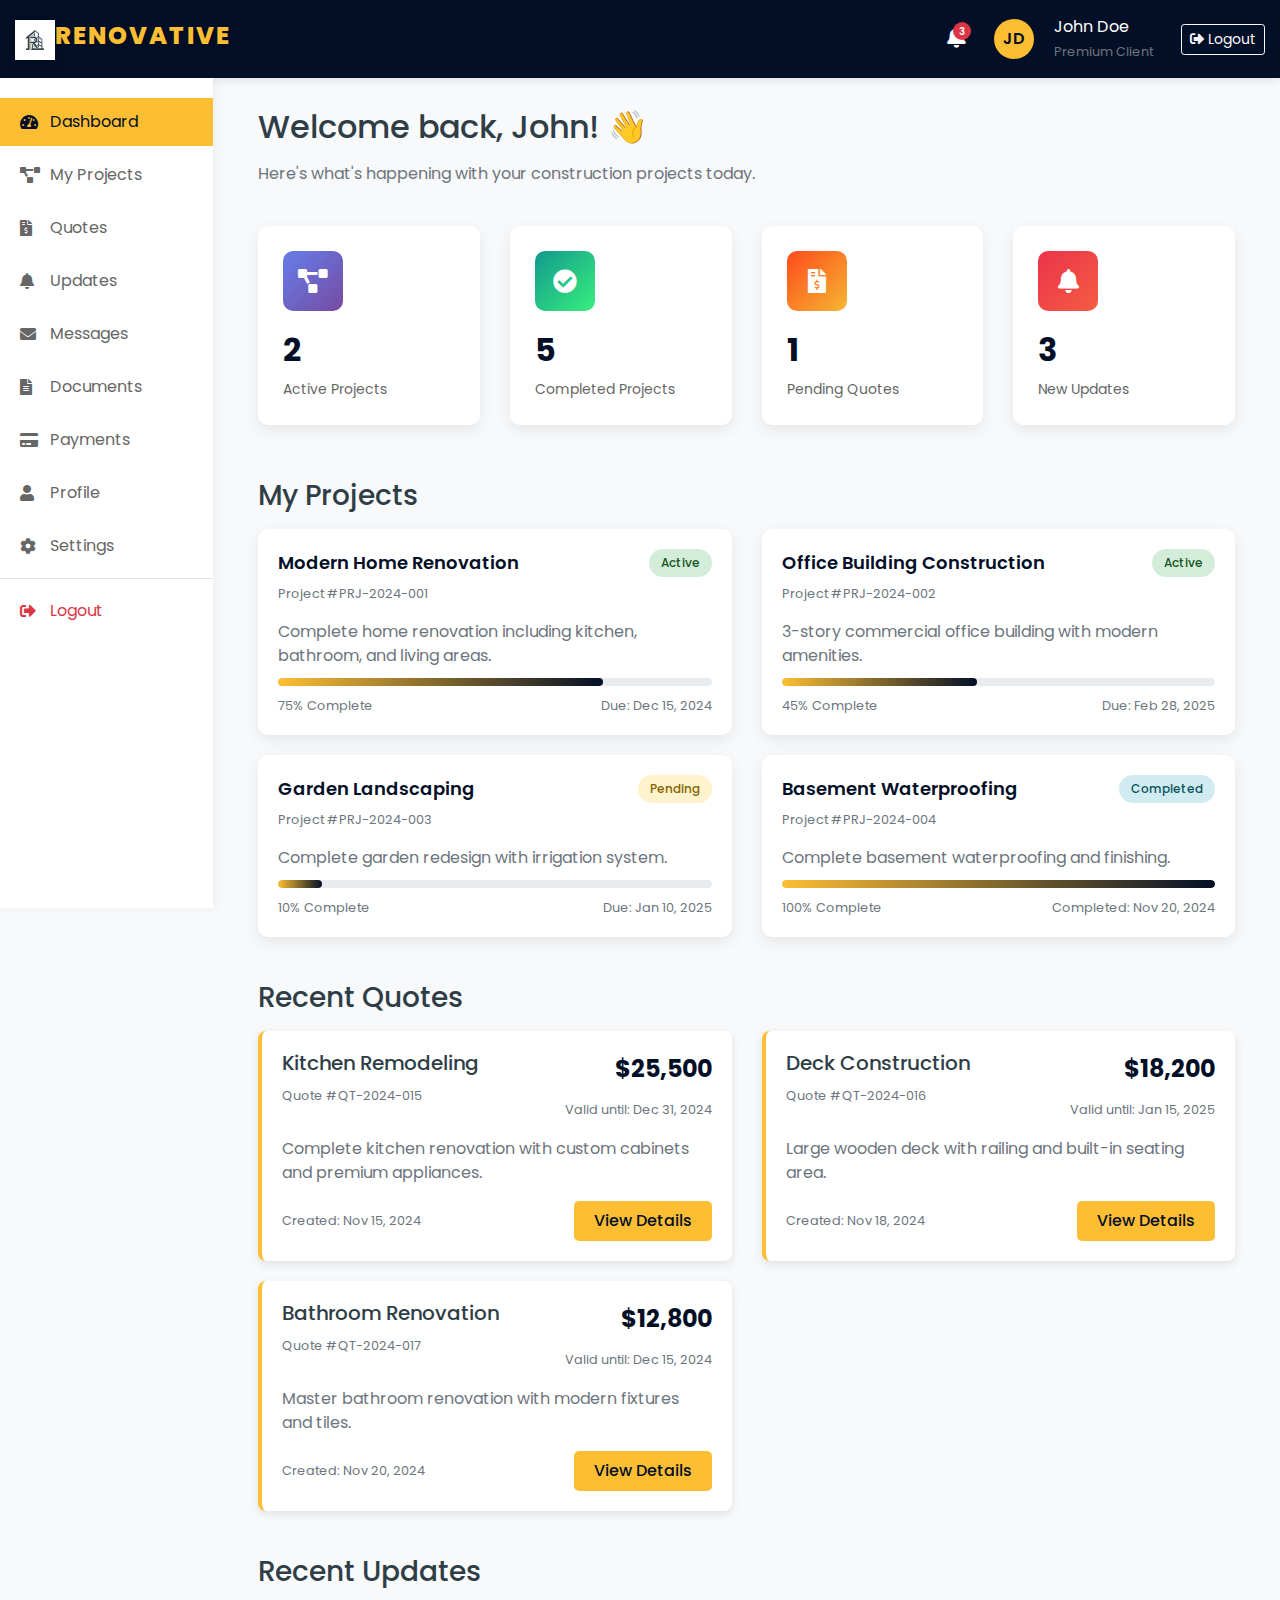
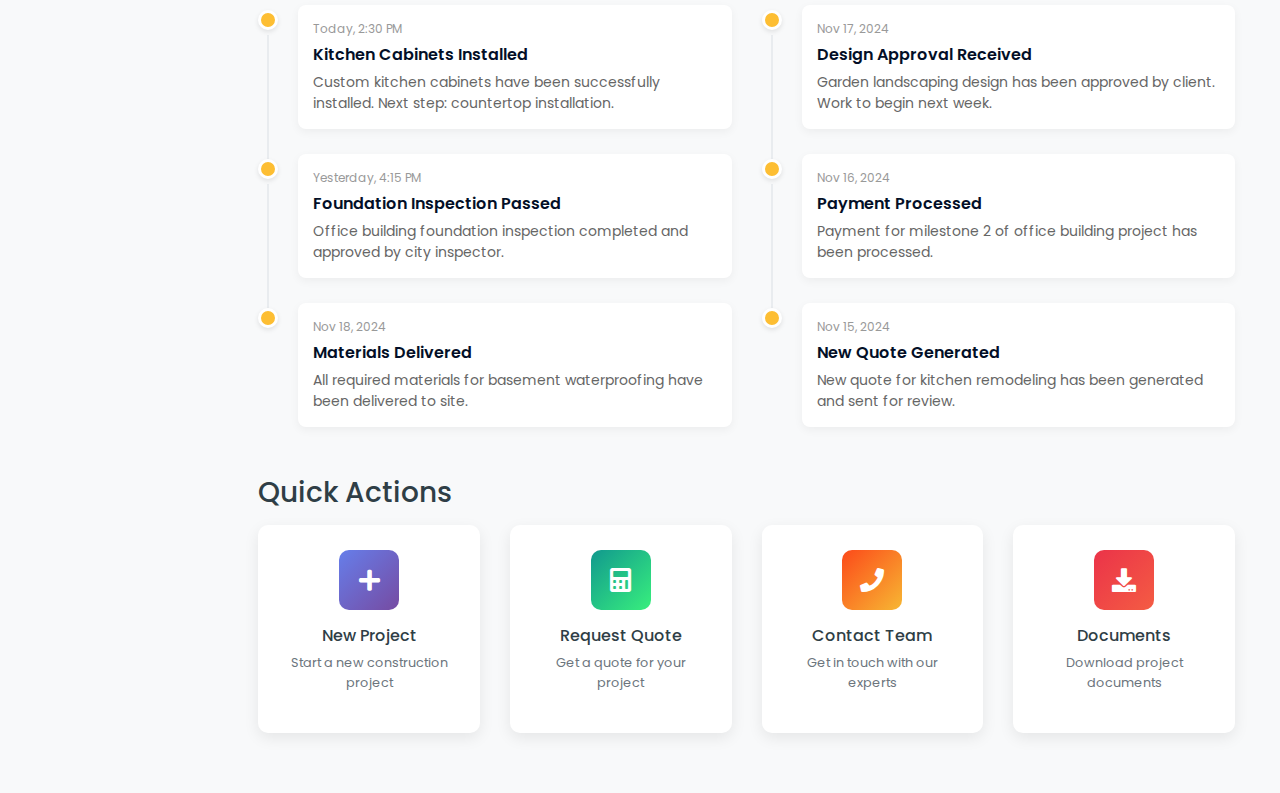
<file: dashboard.html>
<!DOCTYPE html>
<html lang="en">

<head>
    <meta charset="utf-8">
    <title>Renovative Construction - Modern Home Renovation & Building</title>
    <meta content="width=device-width, initial-scale=1.0" name="viewport">
    <meta content="Renovative Construction, Home Renovation, Building, Architecture" name="keywords">
    <meta
        content="Renovative Construction - Leading experts in modern home renovation and commercial building projects."
        name="description">

    <!-- Favicon -->
    <link href="img/favicon.png" rel="icon">

    <!-- Google Font -->
    <link href="https://fonts.googleapis.com/css2?family=Poppins:wght@100;200;300;400;500;600;700;800;900&display=swap"
        rel="stylesheet">

    <!-- CSS Libraries -->
    <link href="https://stackpath.bootstrapcdn.com/bootstrap/4.4.1/css/bootstrap.min.css" rel="stylesheet">
    <link href="https://cdnjs.cloudflare.com/ajax/libs/font-awesome/5.10.0/css/all.min.css" rel="stylesheet">
    <link href="lib/flaticon/font/flaticon.css" rel="stylesheet">
    <link href="lib/animate/animate.min.css" rel="stylesheet">

    <!-- Template Stylesheet -->
    <link href="css/style.css" rel="stylesheet">

    <style>
        .dashboard-container {
            background: #f8f9fa;
            min-height: 100vh;
        }

        .dashboard-header {
            background: #030f27;
            color: white;
            padding: 15px 0;
            box-shadow: 0 2px 10px rgba(0, 0, 0, 0.1);
        }

        /* Standardized Brand Style applied via .brand-style class */




        .user-menu {
            display: flex;
            align-items: center;
            gap: 20px;
        }

        .user-avatar {
            width: 40px;
            height: 40px;
            border-radius: 50%;
            background: #fdbe33;
            display: flex;
            align-items: center;
            justify-content: center;
            color: #030f27;
            font-weight: 600;
        }

        .sidebar {
            background: white;
            min-height: calc(100vh - 70px);
            box-shadow: 2px 0 10px rgba(0, 0, 0, 0.05);
            padding: 20px 0;
        }

        .mobile-sidebar {
            background: white;
            box-shadow: 2px 0 10px rgba(0, 0, 0, 0.05);
            padding: 20px 0;
            position: fixed;
            top: 70px;
            left: 0;
            right: 0;
            z-index: 1000;
            max-height: calc(100vh - 70px);
            overflow-y: auto;
        }

        .sidebar-menu {
            list-style: none;
            padding: 0;
            margin: 0;
        }

        .sidebar-menu li {
            margin-bottom: 5px;
        }

        .sidebar-menu a {
            display: flex;
            align-items: center;
            padding: 12px 20px;
            color: #666;
            text-decoration: none;
            transition: all 0.3s;
        }

        .sidebar-menu a:hover,
        .sidebar-menu a.active {
            background: #fdbe33;
            color: #030f27;
        }

        .sidebar-menu i {
            width: 20px;
            margin-right: 10px;
        }

        .main-content {
            padding: 30px;
        }

        .mobile-menu-toggle {
            border: none;
            padding: 8px 12px;
            background: transparent;
            color: white;
        }

        .mobile-menu-toggle:hover {
            background: rgba(255, 255, 255, 0.1);
        }

        .stats-card {
            background: white;
            border-radius: 10px;
            padding: 25px;
            box-shadow: 0 5px 15px rgba(0, 0, 0, 0.08);
            margin-bottom: 30px;
            transition: transform 0.3s;
        }

        .stats-card:hover {
            transform: translateY(-5px);
        }

        .stats-icon {
            width: 60px;
            height: 60px;
            border-radius: 10px;
            display: flex;
            align-items: center;
            justify-content: center;
            font-size: 24px;
            color: white;
            margin-bottom: 15px;
        }

        .stats-icon.blue {
            background: linear-gradient(135deg, #667eea 0%, #764ba2 100%);
        }

        .stats-icon.green {
            background: linear-gradient(135deg, #11998e 0%, #38ef7d 100%);
        }

        .stats-icon.orange {
            background: linear-gradient(135deg, #fc4a1a 0%, #f7b733 100%);
        }

        .stats-icon.red {
            background: linear-gradient(135deg, #eb3349 0%, #f45c43 100%);
        }

        .stats-number {
            font-size: 32px;
            font-weight: 700;
            color: #030f27;
            margin-bottom: 5px;
        }

        .stats-label {
            color: #666;
            font-size: 14px;
        }

        .project-card {
            background: white;
            border-radius: 10px;
            padding: 20px;
            box-shadow: 0 5px 15px rgba(0, 0, 0, 0.08);
            margin-bottom: 20px;
            transition: transform 0.3s;
        }

        .project-card:hover {
            transform: translateY(-3px);
        }

        .project-header {
            display: flex;
            justify-content: space-between;
            align-items: start;
            margin-bottom: 15px;
        }

        .project-title {
            font-size: 18px;
            font-weight: 600;
            color: #030f27;
            margin-bottom: 5px;
        }

        .project-status {
            padding: 5px 12px;
            border-radius: 20px;
            font-size: 12px;
            font-weight: 500;
        }

        .status-active {
            background: #d4edda;
            color: #155724;
        }

        .status-pending {
            background: #fff3cd;
            color: #856404;
        }

        .status-completed {
            background: #d1ecf1;
            color: #0c5460;
        }

        .progress-bar-custom {
            height: 8px;
            background: #e9ecef;
            border-radius: 10px;
            overflow: hidden;
            margin: 10px 0;
        }

        .progress-fill {
            height: 100%;
            background: linear-gradient(90deg, #fdbe33, #030f27);
            border-radius: 10px;
            transition: width 0.3s;
        }

        .quote-card {
            background: white;
            border-left: 4px solid #fdbe33;
            border-radius: 8px;
            padding: 20px;
            margin-bottom: 20px;
            box-shadow: 0 3px 10px rgba(0, 0, 0, 0.1);
        }

        .quote-amount {
            font-size: 24px;
            font-weight: 700;
            color: #030f27;
            margin-bottom: 10px;
        }

        .quote-details {
            display: flex;
            justify-content: space-between;
            align-items: center;
            margin-top: 15px;
        }

        .btn-quote {
            background: #fdbe33;
            color: #030f27;
            border: none;
            padding: 8px 20px;
            border-radius: 5px;
            font-weight: 500;
            cursor: pointer;
            transition: all 0.3s;
        }

        .btn-quote:hover {
            background: #030f27;
            color: #fdbe33;
        }

        .timeline-item {
            position: relative;
            padding-left: 40px;
            margin-bottom: 25px;
        }

        .timeline-item::before {
            content: '';
            position: absolute;
            left: 9px;
            top: 30px;
            height: calc(100% + 10px);
            width: 2px;
            background: #e9ecef;
        }

        .timeline-item:last-child::before {
            display: none;
        }

        .timeline-dot {
            position: absolute;
            left: 0;
            top: 5px;
            width: 20px;
            height: 20px;
            border-radius: 50%;
            background: #fdbe33;
            border: 3px solid white;
            box-shadow: 0 2px 5px rgba(0, 0, 0, 0.1);
        }

        .timeline-content {
            background: white;
            padding: 15px;
            border-radius: 8px;
            box-shadow: 0 3px 10px rgba(0, 0, 0, 0.05);
        }

        .timeline-date {
            font-size: 12px;
            color: #999;
            margin-bottom: 5px;
        }

        .timeline-title {
            font-weight: 600;
            color: #030f27;
            margin-bottom: 5px;
        }

        .timeline-description {
            color: #666;
            font-size: 14px;
        }

        .notification-badge {
            position: absolute;
            top: -5px;
            right: -5px;
            background: #dc3545;
            color: white;
            border-radius: 50%;
            width: 18px;
            height: 18px;
            display: flex;
            align-items: center;
            justify-content: center;
            font-size: 10px;
            font-weight: 600;
        }

        @media (max-width: 991.98px) {
            .sidebar {
                position: fixed;
                left: -250px;
                top: 70px;
                width: 250px;
                height: calc(100vh - 70px);
                z-index: 1000;
                transition: left 0.3s;
            }

            .sidebar.show {
                left: 0;
            }

            .main-content {
                margin-left: 0;
                padding: 20px;
            }

            .stats-card {
                margin-bottom: 20px;
            }
        }
    </style>
</head>

<body>
    <div class="dashboard-container">
        <!-- Dashboard Header -->
        <div class="dashboard-header">
            <div class="container-fluid">
                <div class="row align-items-center">
                    <div class="col-8 col-lg-auto">
                        <a href="index.html" class="brand-style d-none d-lg-inline-block">
                            <img src="img/logo.png" alt="Logo"><span>Renovative</span>
                        </a>
                        <a href="index.html" class="brand-style d-lg-none">
                            <img src="img/logo.png" alt="Logo"><span>Renovative</span>
                        </a>
                    </div>
                    <div class="col-4 col-lg text-right">
                        <div class="user-menu d-flex align-items-center justify-content-end">
                            <div class="position-relative d-inline-block d-none d-lg-inline-block mr-2">
                                <i class="fas fa-bell fa-lg"></i>
                                <span class="notification-badge">3</span>
                            </div>
                            <div class="user-avatar d-none d-lg-flex">JD</div>
                            <div class="d-none d-lg-block text-left mr-2">
                                <div class="font-weight-600">John Doe</div>
                                <small class="text-muted">Premium Client</small>
                            </div>
                            <a href="index.html" class="btn btn-sm btn-outline-light d-none d-lg-inline-block">
                                <i class="fas fa-sign-out-alt mr-1"></i>Logout
                            </a>
                            <button class="btn d-lg-none mobile-menu-toggle ml-3" type="button" data-toggle="collapse"
                                data-target="#mobileSidebar">
                                <i class="fas fa-bars text-white"></i>
                            </button>
                        </div>
                    </div>
                </div>
            </div>
        </div>

        <div class="container-fluid">
            <!-- Mobile Sidebar -->
            <div class="collapse d-lg-none" id="mobileSidebar">
                <div class="mobile-sidebar">
                    <div class="p-3 border-bottom mb-2 d-flex align-items-center">
                        <div class="user-avatar mr-3">JD</div>
                        <div>
                            <div class="font-weight-600">John Doe</div>
                            <small class="text-muted">Premium Client</small>
                        </div>
                    </div>
                    <ul class="sidebar-menu">
                        <li>
                            <a href="#" class="active">
                                <i class="fas fa-tachometer-alt"></i>
                                Dashboard
                            </a>
                        </li>
                        <li>
                            <a href="#projects">
                                <i class="fas fa-project-diagram"></i>
                                My Projects
                            </a>
                        </li>
                        <li>
                            <a href="#quotes">
                                <i class="fas fa-file-invoice-dollar"></i>
                                Quotes
                            </a>
                        </li>
                        <li>
                            <a href="#updates">
                                <i class="fas fa-bell"></i>
                                Updates
                            </a>
                        </li>
                        <li>
                            <a href="#messages">
                                <i class="fas fa-envelope"></i>
                                Messages
                            </a>
                        </li>
                        <li>
                            <a href="#documents">
                                <i class="fas fa-file-alt"></i>
                                Documents
                            </a>
                        </li>
                        <li>
                            <a href="#payments">
                                <i class="fas fa-credit-card"></i>
                                Payments
                            </a>
                        </li>
                        <li>
                            <a href="#profile">
                                <i class="fas fa-user"></i>
                                Profile
                            </a>
                        </li>
                        <li>
                            <a href="#settings">
                                <i class="fas fa-cog"></i>
                                Settings
                            </a>
                        </li>
                        <li class="border-top mt-2 pt-2">
                            <a href="index.html" class="text-danger">
                                <i class="fas fa-sign-out-alt"></i>
                                Logout
                            </a>
                        </li>
                    </ul>
                </div>
            </div>

            <div class="row">
                <!-- Desktop Sidebar -->
                <div class="col-lg-3 col-xl-2 p-0 d-none d-lg-block">
                    <div class="sidebar">
                        <ul class="sidebar-menu">
                            <li>
                                <a href="#" class="active">
                                    <i class="fas fa-tachometer-alt"></i>
                                    Dashboard
                                </a>
                            </li>
                            <li>
                                <a href="#projects">
                                    <i class="fas fa-project-diagram"></i>
                                    My Projects
                                </a>
                            </li>
                            <li>
                                <a href="#quotes">
                                    <i class="fas fa-file-invoice-dollar"></i>
                                    Quotes
                                </a>
                            </li>
                            <li>
                                <a href="#updates">
                                    <i class="fas fa-bell"></i>
                                    Updates
                                </a>
                            </li>
                            <li>
                                <a href="#messages">
                                    <i class="fas fa-envelope"></i>
                                    Messages
                                </a>
                            </li>
                            <li>
                                <a href="#documents">
                                    <i class="fas fa-file-alt"></i>
                                    Documents
                                </a>
                            </li>
                            <li>
                                <a href="#payments">
                                    <i class="fas fa-credit-card"></i>
                                    Payments
                                </a>
                            </li>
                            <li>
                                <a href="#profile">
                                    <i class="fas fa-user"></i>
                                    Profile
                                </a>
                            </li>
                            <li>
                                <a href="#settings">
                                    <i class="fas fa-cog"></i>
                                    Settings
                                </a>
                            </li>
                            <li class="border-top mt-2 pt-2">
                                <a href="index.html" class="text-danger">
                                    <i class="fas fa-sign-out-alt"></i>
                                    Logout
                                </a>
                            </li>
                        </ul>
                    </div>
                </div>

                <!-- Main Content -->
                <div class="col-lg-9 col-xl-10">
                    <div class="main-content">
                        <!-- Welcome Section -->
                        <div class="row mb-4">
                            <div class="col-12">
                                <h2 class="mb-3">Welcome back, John! 👋</h2>
                                <p class="text-muted">Here's what's happening with your construction projects today.</p>
                            </div>
                        </div>

                        <!-- Stats Cards -->
                        <div class="row mb-4">
                            <div class="col-lg-3 col-md-6">
                                <div class="stats-card">
                                    <div class="stats-icon blue">
                                        <i class="fas fa-project-diagram"></i>
                                    </div>
                                    <div class="stats-number">5</div>
                                    <div class="stats-label">Active Projects</div>
                                </div>
                            </div>
                            <div class="col-lg-3 col-md-6">
                                <div class="stats-card">
                                    <div class="stats-icon green">
                                        <i class="fas fa-check-circle"></i>
                                    </div>
                                    <div class="stats-number">12</div>
                                    <div class="stats-label">Completed Projects</div>
                                </div>
                            </div>
                            <div class="col-lg-3 col-md-6">
                                <div class="stats-card">
                                    <div class="stats-icon orange">
                                        <i class="fas fa-file-invoice-dollar"></i>
                                    </div>
                                    <div class="stats-number">3</div>
                                    <div class="stats-label">Pending Quotes</div>
                                </div>
                            </div>
                            <div class="col-lg-3 col-md-6">
                                <div class="stats-card">
                                    <div class="stats-icon red">
                                        <i class="fas fa-bell"></i>
                                    </div>
                                    <div class="stats-number">8</div>
                                    <div class="stats-label">New Updates</div>
                                </div>
                            </div>
                        </div>

                        <!-- Projects Section -->
                        <div class="row mb-4" id="projects">
                            <div class="col-12">
                                <h3 class="mb-3">My Projects</h3>
                            </div>
                            <div class="col-lg-6">
                                <div class="project-card">
                                    <div class="project-header">
                                        <div>
                                            <div class="project-title">Modern Home Renovation</div>
                                            <small class="text-muted">Project #PRJ-2024-001</small>
                                        </div>
                                        <span class="project-status status-active">Active</span>
                                    </div>
                                    <p class="text-muted mb-2">Complete home renovation including kitchen, bathroom, and
                                        living areas.</p>
                                    <div class="progress-bar-custom">
                                        <div class="progress-fill" style="width: 75%"></div>
                                    </div>
                                    <div class="d-flex justify-content-between align-items-center">
                                        <small class="text-muted">75% Complete</small>
                                        <small class="text-muted">Due: Dec 15, 2024</small>
                                    </div>
                                </div>
                            </div>
                            <div class="col-lg-6">
                                <div class="project-card">
                                    <div class="project-header">
                                        <div>
                                            <div class="project-title">Office Building Construction</div>
                                            <small class="text-muted">Project #PRJ-2024-002</small>
                                        </div>
                                        <span class="project-status status-active">Active</span>
                                    </div>
                                    <p class="text-muted mb-2">3-story commercial office building with modern amenities.
                                    </p>
                                    <div class="progress-bar-custom">
                                        <div class="progress-fill" style="width: 45%"></div>
                                    </div>
                                    <div class="d-flex justify-content-between align-items-center">
                                        <small class="text-muted">45% Complete</small>
                                        <small class="text-muted">Due: Feb 28, 2025</small>
                                    </div>
                                </div>
                            </div>
                            <div class="col-lg-6">
                                <div class="project-card">
                                    <div class="project-header">
                                        <div>
                                            <div class="project-title">Garden Landscaping</div>
                                            <small class="text-muted">Project #PRJ-2024-003</small>
                                        </div>
                                        <span class="project-status status-pending">Pending</span>
                                    </div>
                                    <p class="text-muted mb-2">Complete garden redesign with irrigation system.</p>
                                    <div class="progress-bar-custom">
                                        <div class="progress-fill" style="width: 10%"></div>
                                    </div>
                                    <div class="d-flex justify-content-between align-items-center">
                                        <small class="text-muted">10% Complete</small>
                                        <small class="text-muted">Due: Jan 10, 2025</small>
                                    </div>
                                </div>
                            </div>
                            <div class="col-lg-6">
                                <div class="project-card">
                                    <div class="project-header">
                                        <div>
                                            <div class="project-title">Basement Waterproofing</div>
                                            <small class="text-muted">Project #PRJ-2024-004</small>
                                        </div>
                                        <span class="project-status status-completed">Completed</span>
                                    </div>
                                    <p class="text-muted mb-2">Complete basement waterproofing and finishing.</p>
                                    <div class="progress-bar-custom">
                                        <div class="progress-fill" style="width: 100%"></div>
                                    </div>
                                    <div class="d-flex justify-content-between align-items-center">
                                        <small class="text-muted">100% Complete</small>
                                        <small class="text-muted">Completed: Nov 20, 2024</small>
                                    </div>
                                </div>
                            </div>
                        </div>

                        <!-- Quotes Section -->
                        <div class="row mb-4" id="quotes">
                            <div class="col-12">
                                <h3 class="mb-3">Recent Quotes</h3>
                            </div>
                            <div class="col-lg-6">
                                <div class="quote-card">
                                    <div class="d-flex justify-content-between align-items-start mb-3">
                                        <div>
                                            <h5>Kitchen Remodeling</h5>
                                            <small class="text-muted">Quote #QT-2024-015</small>
                                        </div>
                                        <div class="text-right">
                                            <div class="quote-amount">$25,500</div>
                                            <small class="text-muted">Valid until: Dec 31, 2024</small>
                                        </div>
                                    </div>
                                    <p class="text-muted mb-3">Complete kitchen renovation with custom cabinets and
                                        premium appliances.</p>
                                    <div class="quote-details">
                                        <small class="text-muted">Created: Nov 15, 2024</small>
                                        <button class="btn-quote">View Details</button>
                                    </div>
                                </div>
                            </div>
                            <div class="col-lg-6">
                                <div class="quote-card">
                                    <div class="d-flex justify-content-between align-items-start mb-3">
                                        <div>
                                            <h5>Deck Construction</h5>
                                            <small class="text-muted">Quote #QT-2024-016</small>
                                        </div>
                                        <div class="text-right">
                                            <div class="quote-amount">$18,200</div>
                                            <small class="text-muted">Valid until: Jan 15, 2025</small>
                                        </div>
                                    </div>
                                    <p class="text-muted mb-3">Large wooden deck with railing and built-in seating area.
                                    </p>
                                    <div class="quote-details">
                                        <small class="text-muted">Created: Nov 18, 2024</small>
                                        <button class="btn-quote">View Details</button>
                                    </div>
                                </div>
                            </div>
                            <div class="col-lg-6">
                                <div class="quote-card">
                                    <div class="d-flex justify-content-between align-items-start mb-3">
                                        <div>
                                            <h5>Bathroom Renovation</h5>
                                            <small class="text-muted">Quote #QT-2024-017</small>
                                        </div>
                                        <div class="text-right">
                                            <div class="quote-amount">$12,800</div>
                                            <small class="text-muted">Valid until: Dec 15, 2024</small>
                                        </div>
                                    </div>
                                    <p class="text-muted mb-3">Master bathroom renovation with modern fixtures and
                                        tiles.</p>
                                    <div class="quote-details">
                                        <small class="text-muted">Created: Nov 20, 2024</small>
                                        <button class="btn-quote">View Details</button>
                                    </div>
                                </div>
                            </div>
                        </div>

                        <!-- Updates Timeline -->
                        <div class="row mb-4" id="updates">
                            <div class="col-12">
                                <h3 class="mb-3">Recent Updates</h3>
                            </div>
                            <div class="col-lg-6">
                                <div class="timeline-item">
                                    <div class="timeline-dot"></div>
                                    <div class="timeline-content">
                                        <div class="timeline-date">Today, 2:30 PM</div>
                                        <div class="timeline-title">Kitchen Cabinets Installed</div>
                                        <div class="timeline-description">Custom kitchen cabinets have been successfully
                                            installed. Next step: countertop installation.</div>
                                    </div>
                                </div>
                                <div class="timeline-item">
                                    <div class="timeline-dot"></div>
                                    <div class="timeline-content">
                                        <div class="timeline-date">Yesterday, 4:15 PM</div>
                                        <div class="timeline-title">Foundation Inspection Passed</div>
                                        <div class="timeline-description">Office building foundation inspection
                                            completed and approved by city inspector.</div>
                                    </div>
                                </div>
                                <div class="timeline-item">
                                    <div class="timeline-dot"></div>
                                    <div class="timeline-content">
                                        <div class="timeline-date">Nov 18, 2024</div>
                                        <div class="timeline-title">Materials Delivered</div>
                                        <div class="timeline-description">All required materials for basement
                                            waterproofing have been delivered to site.</div>
                                    </div>
                                </div>
                            </div>
                            <div class="col-lg-6">
                                <div class="timeline-item">
                                    <div class="timeline-dot"></div>
                                    <div class="timeline-content">
                                        <div class="timeline-date">Nov 17, 2024</div>
                                        <div class="timeline-title">Design Approval Received</div>
                                        <div class="timeline-description">Garden landscaping design has been approved by
                                            client. Work to begin next week.</div>
                                    </div>
                                </div>
                                <div class="timeline-item">
                                    <div class="timeline-dot"></div>
                                    <div class="timeline-content">
                                        <div class="timeline-date">Nov 16, 2024</div>
                                        <div class="timeline-title">Payment Processed</div>
                                        <div class="timeline-description">Payment for milestone 2 of office building
                                            project has been processed.</div>
                                    </div>
                                </div>
                                <div class="timeline-item">
                                    <div class="timeline-dot"></div>
                                    <div class="timeline-content">
                                        <div class="timeline-date">Nov 15, 2024</div>
                                        <div class="timeline-title">New Quote Generated</div>
                                        <div class="timeline-description">New quote for kitchen remodeling has been
                                            generated and sent for review.</div>
                                    </div>
                                </div>
                            </div>
                        </div>

                        <!-- Quick Actions -->
                        <div class="row">
                            <div class="col-12">
                                <h3 class="mb-3">Quick Actions</h3>
                            </div>
                            <div class="col-lg-3 col-md-6">
                                <div class="stats-card text-center">
                                    <div class="stats-icon blue mx-auto mb-3">
                                        <i class="fas fa-plus"></i>
                                    </div>
                                    <h6>New Project</h6>
                                    <p class="text-muted small">Start a new construction project</p>
                                </div>
                            </div>
                            <div class="col-lg-3 col-md-6">
                                <div class="stats-card text-center">
                                    <div class="stats-icon green mx-auto mb-3">
                                        <i class="fas fa-calculator"></i>
                                    </div>
                                    <h6>Request Quote</h6>
                                    <p class="text-muted small">Get a quote for your project</p>
                                </div>
                            </div>
                            <div class="col-lg-3 col-md-6">
                                <div class="stats-card text-center">
                                    <div class="stats-icon orange mx-auto mb-3">
                                        <i class="fas fa-phone"></i>
                                    </div>
                                    <h6>Contact Team</h6>
                                    <p class="text-muted small">Get in touch with our experts</p>
                                </div>
                            </div>
                            <div class="col-lg-3 col-md-6">
                                <div class="stats-card text-center">
                                    <div class="stats-icon red mx-auto mb-3">
                                        <i class="fas fa-download"></i>
                                    </div>
                                    <h6>Documents</h6>
                                    <p class="text-muted small">Download project documents</p>
                                </div>
                            </div>
                        </div>
                    </div>
                </div>
            </div>
        </div>
    </div>

    <!-- JavaScript Libraries -->
    <script src="https://code.jquery.com/jquery-3.4.1.min.js"></script>
    <script src="https://stackpath.bootstrapcdn.com/bootstrap/4.4.1/js/bootstrap.bundle.min.js"></script>
    <script src="lib/easing/easing.min.js"></script>
    <script src="lib/wow/wow.min.js"></script>

    <!-- Template Javascript -->
    <script src="js/main.js"></script>

    <script>
        // Initialize WOW.js
        new WOW().init();

        // Sidebar toggle for mobile
        function toggleSidebar() {
            document.querySelector('.sidebar').classList.toggle('show');
        }

        // Simulate real-time updates
        function updateStats() {
            // Animate numbers
            const statsNumbers = document.querySelectorAll('.stats-number');
            statsNumbers.forEach(stat => {
                const finalNumber = parseInt(stat.textContent);
                let currentNumber = 0;
                const increment = finalNumber / 50;
                const timer = setInterval(() => {
                    currentNumber += increment;
                    if (currentNumber >= finalNumber) {
                        currentNumber = finalNumber;
                        clearInterval(timer);
                    }
                    stat.textContent = Math.floor(currentNumber);
                }, 30);
            });
        }

        // Initialize dashboard
        document.addEventListener('DOMContentLoaded', function () {
            updateStats();

            // Add click handlers for sidebar menu
            const sidebarLinks = document.querySelectorAll('.sidebar-menu a');
            sidebarLinks.forEach(link => {
                link.addEventListener('click', function (e) {
                    e.preventDefault();

                    // Remove active class from all links
                    sidebarLinks.forEach(l => l.classList.remove('active'));

                    // Add active class to clicked link
                    this.classList.add('active');

                    // Smooth scroll to section if it exists
                    const targetId = this.getAttribute('href');
                    if (targetId && targetId !== '#') {
                        const targetElement = document.querySelector(targetId);
                        if (targetElement) {
                            targetElement.scrollIntoView({ behavior: 'smooth' });
                        }
                    }
                });
            });

            // Add click handlers for quote buttons
            const quoteButtons = document.querySelectorAll('.btn-quote');
            quoteButtons.forEach(button => {
                button.addEventListener('click', function () {
                    alert('Quote details would open in a modal or new page');
                });
            });

            // Add click handlers for quick action cards
            const quickActionCards = document.querySelectorAll('.stats-card');
            quickActionCards.forEach(card => {
                if (card.querySelector('.stats-icon')) {
                    card.style.cursor = 'pointer';
                    card.addEventListener('click', function () {
                        const title = this.querySelector('h6').textContent;
                        alert(`${title} feature would open here`);
                    });
                }
            });
        });

        // Simulate real-time notifications
        setInterval(() => {
            const notificationBadge = document.querySelector('.notification-badge');
            if (notificationBadge) {
                const currentCount = parseInt(notificationBadge.textContent);
                const newCount = Math.floor(Math.random() * 10);
                notificationBadge.textContent = newCount;

                if (newCount > currentCount) {
                    notificationBadge.style.animation = 'pulse 1s';
                    setTimeout(() => {
                        notificationBadge.style.animation = '';
                    }, 1000);
                }
            }
        }, 30000); // Update every 30 seconds
    </script>
</body>

</html>
</file>
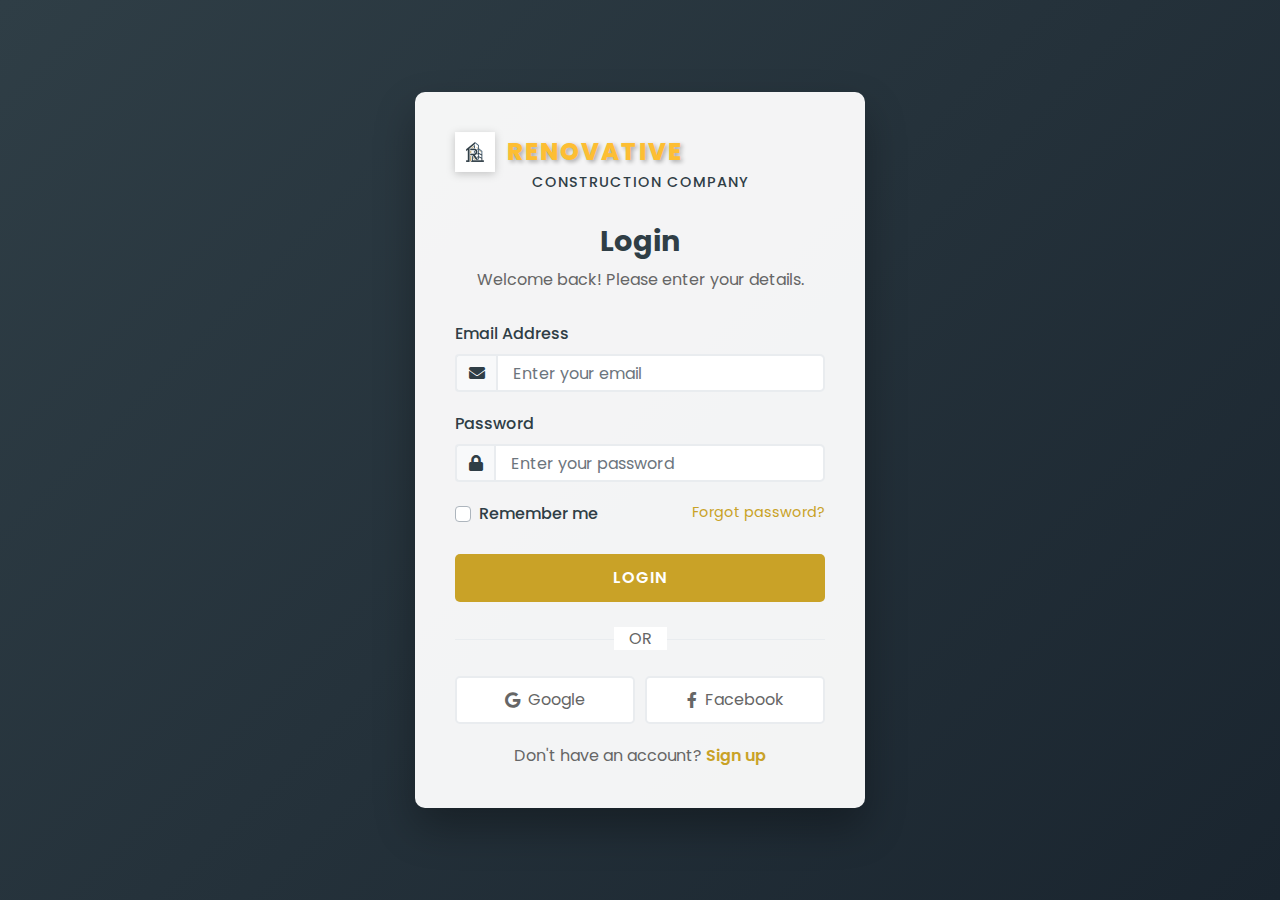
<file: login.html>
<!DOCTYPE html>
<html lang="en">

<head>
    <meta charset="utf-8">
    <title>Renovative Construction - Modern Home Renovation & Building</title>
    <meta content="width=device-width, initial-scale=1.0" name="viewport">
    <meta content="Renovative Construction, Home Renovation, Building, Architecture" name="keywords">
    <meta
        content="Renovative Construction - Leading experts in modern home renovation and commercial building projects."
        name="description">

    <!-- Favicon -->
    <link href="img/favicon.png" rel="icon">

    <!-- Google Font -->
    <link href="https://fonts.googleapis.com/css2?family=Poppins:wght@100;200;300;400;500;600;700;800;900&display=swap"
        rel="stylesheet">

    <!-- CSS Libraries -->
    <link href="https://stackpath.bootstrapcdn.com/bootstrap/4.4.1/css/bootstrap.min.css" rel="stylesheet">
    <link href="https://cdnjs.cloudflare.com/ajax/libs/font-awesome/5.10.0/css/all.min.css" rel="stylesheet">
    <link href="lib/animate/animate.min.css" rel="stylesheet">

    <!-- Template Stylesheet -->
    <link href="css/style.css" rel="stylesheet">

    <style>
        .login-page {
            min-height: 100vh;
            background: linear-gradient(135deg, #2F3E46 0%, #1a252f 100%);
            display: flex;
            align-items: center;
            justify-content: center;
            padding: 20px;
        }

        .login-container {
            background: rgba(255, 255, 255, 0.95);
            border-radius: 10px;
            box-shadow: 0 20px 40px rgba(0, 0, 0, 0.3);
            overflow: hidden;
            max-width: 450px;
            width: 100%;
            padding: 40px;
        }

        .brand-logo {
            text-align: center;
            margin-bottom: 30px;
        }



        .brand-logo p {
            color: #2F3E46;
            font-size: 0.9rem;
            font-weight: 500;
            letter-spacing: 1px;
        }

        .login-form h2 {
            color: #2F3E46;
            font-weight: 700;
            margin-bottom: 10px;
            font-size: 1.8rem;
            text-align: center;
        }

        .login-form p {
            color: #666;
            margin-bottom: 30px;
            text-align: center;
        }

        .form-group {
            margin-bottom: 20px;
        }

        .form-group label {
            color: #2F3E46;
            font-weight: 500;
            margin-bottom: 8px;
        }

        .form-control {
            border: 2px solid #e9ecef;
            border-radius: 5px;
            padding: 12px 15px;
            font-size: 1rem;
            transition: all 0.3s ease;
        }

        .form-control:focus {
            border-color: #C9A227;
            box-shadow: 0 0 0 0.2rem rgba(201, 162, 39, 0.25);
        }

        .input-group-text {
            background: #f8f9fa;
            border: 2px solid #e9ecef;
            border-right: none;
            color: #2F3E46;
        }

        .btn-login {
            background: #C9A227;
            color: white;
            border: none;
            padding: 12px 30px;
            font-weight: 600;
            text-transform: uppercase;
            letter-spacing: 1px;
            border-radius: 5px;
            width: 100%;
            transition: all 0.3s ease;
        }

        .btn-login:hover {
            background: #b89120;
            transform: translateY(-2px);
            box-shadow: 0 5px 15px rgba(201, 162, 39, 0.3);
        }

        .divider {
            text-align: center;
            margin: 25px 0;
            position: relative;
        }

        .divider::before {
            content: '';
            position: absolute;
            top: 50%;
            left: 0;
            right: 0;
            height: 1px;
            background: #e9ecef;
        }

        .divider span {
            background: white;
            padding: 0 15px;
            color: #666;
            position: relative;
        }

        .social-login {
            display: flex;
            gap: 10px;
        }

        .social-btn {
            flex: 1;
            padding: 10px;
            border: 2px solid #e9ecef;
            background: white;
            border-radius: 5px;
            color: #666;
            transition: all 0.3s ease;
            text-align: center;
            display: flex;
            align-items: center;
            justify-content: center;
            gap: 8px;
        }

        .social-btn:hover {
            background: #f8f9fa;
            transform: translateY(-2px);
        }

        .register-link {
            text-align: center;
            margin-top: 20px;
            color: #666;
        }

        .register-link a {
            color: #C9A227;
            text-decoration: none;
            font-weight: 600;
        }

        .register-link a:hover {
            text-decoration: underline;
        }

        @media (max-width: 576px) {
            .login-container {
                padding: 30px 20px;
            }

            .brand-logo h1 {
                font-size: 2rem;
            }

            .login-form h2 {
                font-size: 1.5rem;
            }
        }
    </style>
</head>

<body>


    <!-- Login Page Start -->
    <div class="login-page">
        <div class="login-container wow fadeInUp">
            <div class="brand-logo">
                <a href="index.html" class="brand-style" style="font-size: 2.5rem;"><img src="img/logo.png"
                        alt="Logo"><span>Renovative</span></a>
                <p>CONSTRUCTION COMPANY</p>
            </div>
            <div class="login-form">
                <h2>Login</h2>
                <p>Welcome back! Please enter your details.</p>

                <form id="loginForm">
                    <div class="form-group">
                        <label for="email">Email Address</label>
                        <div class="input-group">
                            <div class="input-group-prepend">
                                <span class="input-group-text"><i class="fas fa-envelope"></i></span>
                            </div>
                            <input type="email" class="form-control" id="email" placeholder="Enter your email" required>
                        </div>
                    </div>

                    <div class="form-group">
                        <label for="password">Password</label>
                        <div class="input-group">
                            <div class="input-group-prepend">
                                <span class="input-group-text"><i class="fas fa-lock"></i></span>
                            </div>
                            <input type="password" class="form-control" id="password" placeholder="Enter your password"
                                required>
                        </div>
                    </div>

                    <div class="form-group d-flex justify-content-between align-items:center;">
                        <div class="custom-control custom-checkbox">
                            <input type="checkbox" class="custom-control-input" id="rememberMe">
                            <label class="custom-control-label" for="rememberMe">Remember me</label>
                        </div>
                        <a href="#" style="font-size: 0.9rem; color: #C9A227;">Forgot password?</a>
                    </div>

                    <button type="submit" class="btn btn-login">Login</button>
                </form>

                <div class="divider">
                    <span>OR</span>
                </div>

                <div class="social-login">
                    <button class="btn social-btn">
                        <i class="fab fa-google"></i> Google
                    </button>
                    <button class="btn social-btn">
                        <i class="fab fa-facebook-f"></i> Facebook
                    </button>
                </div>

                <div class="register-link">
                    Don't have an account? <a href="register.html">Sign up</a>
                </div>
            </div>
        </div>
    </div>
    <!-- Login Page End -->

    <!-- JavaScript Libraries -->
    <script src="https://code.jquery.com/jquery-3.4.1.min.js"></script>
    <script src="https://stackpath.bootstrapcdn.com/bootstrap/4.4.1/js/bootstrap.bundle.min.js"></script>
    <script src="lib/wow/wow.min.js"></script>

    <script>
        // Initialize WOW.js
        new WOW().init();

        // Handle login form submission
        document.getElementById('loginForm').addEventListener('submit', function (e) {
            e.preventDefault();

            const email = document.getElementById('email').value;
            const password = document.getElementById('password').value;

            // Simple validation (in production, this would be server-side)
            if (email && password) {
                // Show success message
                alert('Login successful! Redirecting to dashboard...');
                // Redirect to dashboard
                window.location.href = 'dashboard.html';
            } else {
                alert('Please fill in all fields');
            }
        });
    </script>
</body>

</html>
</file>
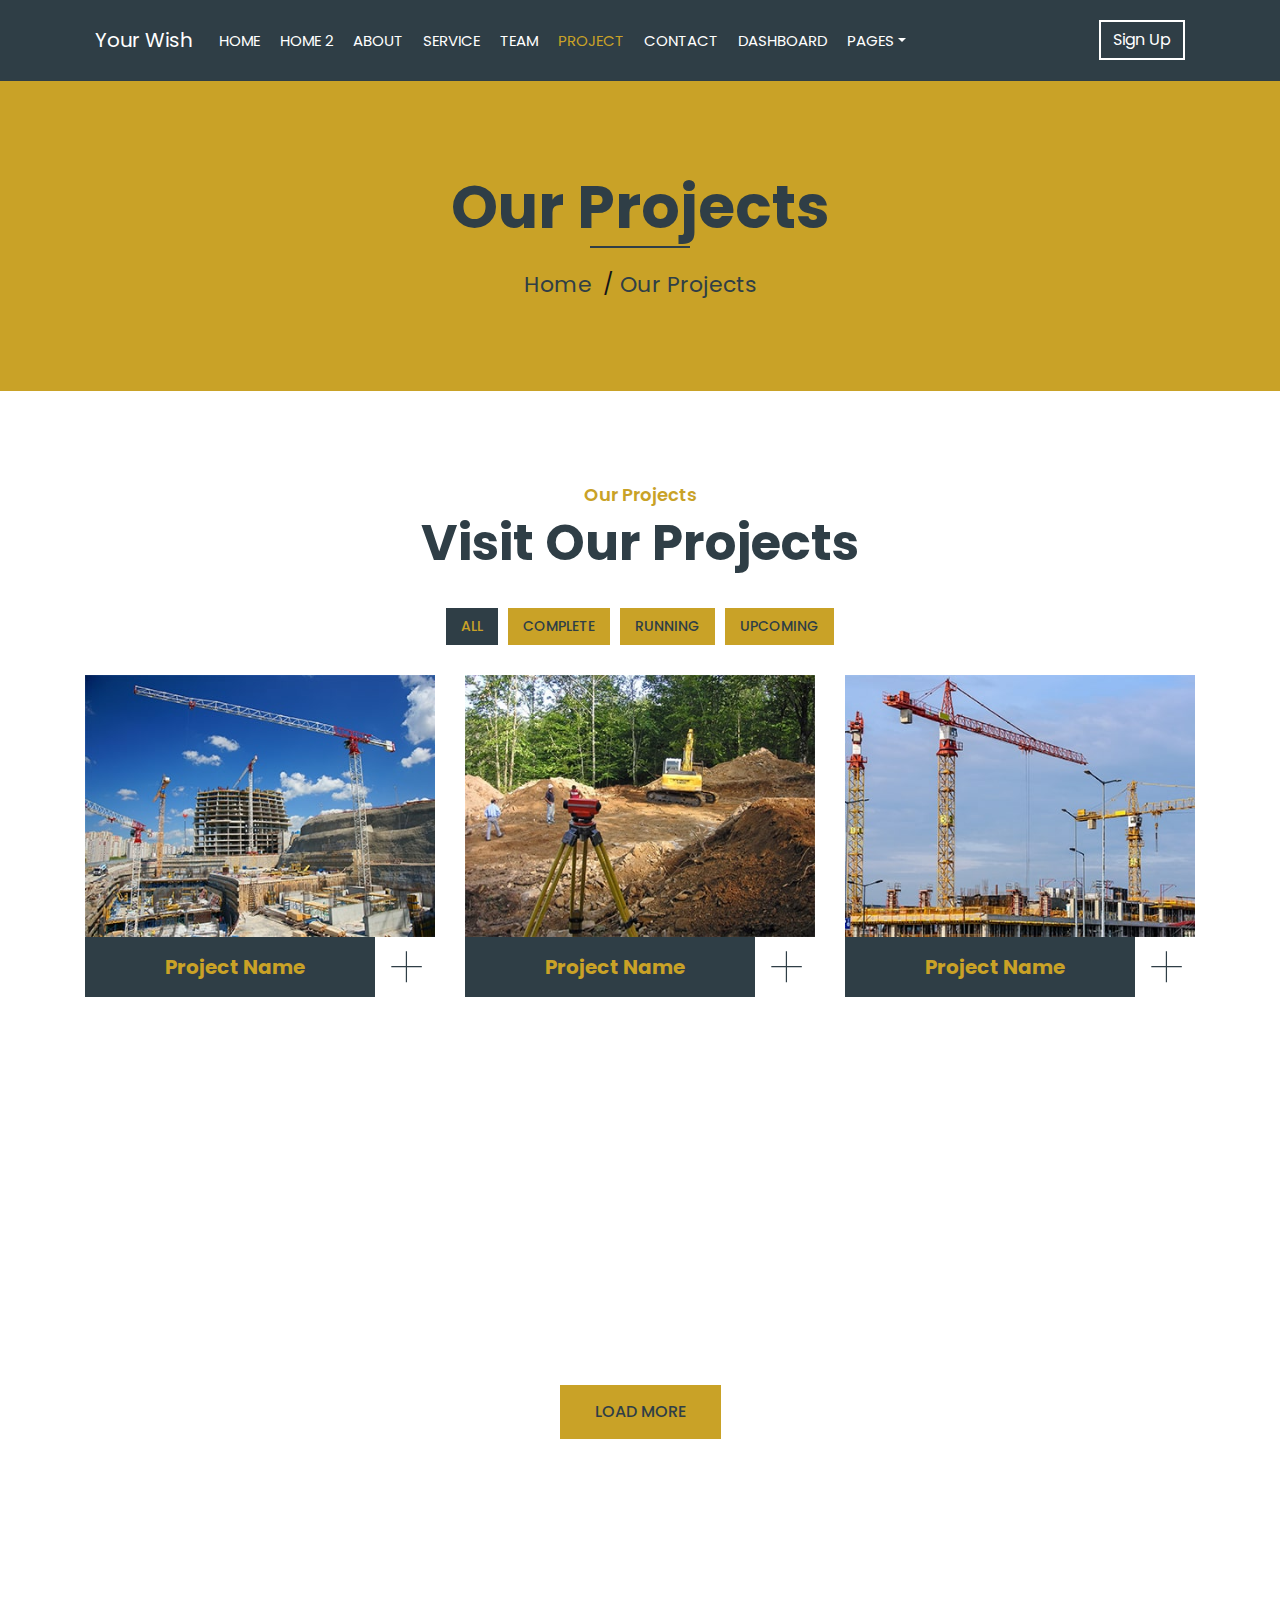
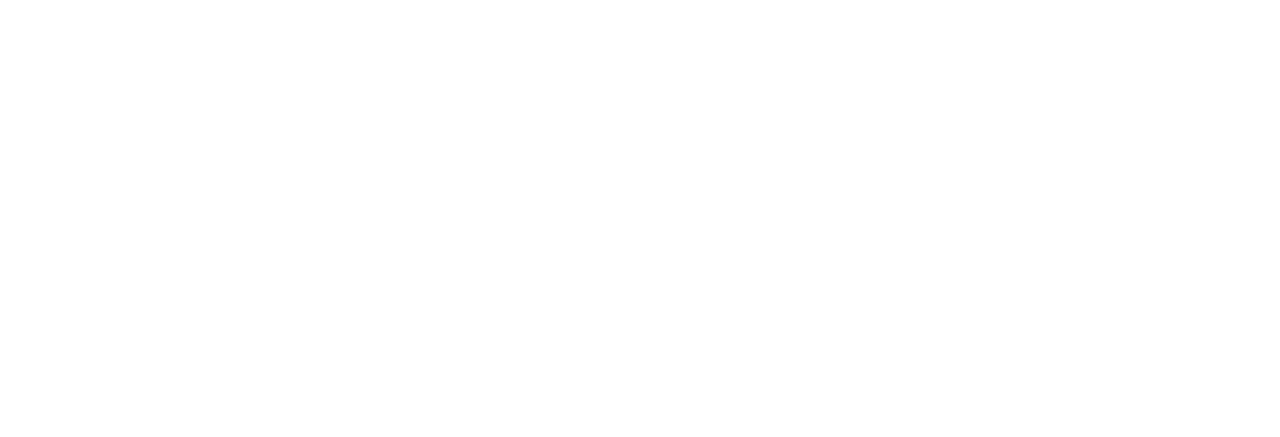
<file: portfolio.html>
<!DOCTYPE html>
<html lang="en">

<head>
    <meta charset="utf-8">
    <title>Your Wish - Construction Company Website Template</title>
    <meta content="width=device-width, initial-scale=1.0" name="viewport">
    <meta content="Construction Company Website Template" name="keywords">
    <meta content="Construction Company Website Template" name="description">

    <!-- Favicon -->
    <link href="img/favicon.svg" rel="icon">

    <!-- Google Font -->
    <link href="https://fonts.googleapis.com/css2?family=Poppins:wght@100;200;300;400;500;600;700;800;900&display=swap"
        rel="stylesheet">

    <!-- CSS Libraries -->
    <link href="https://stackpath.bootstrapcdn.com/bootstrap/4.4.1/css/bootstrap.min.css" rel="stylesheet">
    <link href="https://cdnjs.cloudflare.com/ajax/libs/font-awesome/5.10.0/css/all.min.css" rel="stylesheet">
    <link href="lib/flaticon/font/flaticon.css" rel="stylesheet">
    <link href="lib/animate/animate.min.css" rel="stylesheet">
    <link href="lib/owlcarousel/assets/owl.carousel.min.css" rel="stylesheet">
    <link href="lib/lightbox/css/lightbox.min.css" rel="stylesheet">
    <link href="lib/slick/slick.css" rel="stylesheet">
    <link href="lib/slick/slick-theme.css" rel="stylesheet">

    <!-- Template Stylesheet -->
    <link href="css/style.css" rel="stylesheet">
</head>

<body>
    <div class="wrapper">

        <!-- Nav Bar Start -->
        <div class="nav-bar">
            <div class="container-fluid">
                <nav class="navbar navbar-expand-lg bg-dark navbar-dark">
                    <a href="index.html" class="navbar-brand brand-style">Your Wish</a>
                    <button type="button" class="navbar-toggler" data-toggle="collapse" data-target="#navbarCollapse">
                        <span class="navbar-toggler-icon"></span>
                    </button>

                    <div class="collapse navbar-collapse justify-content-between" id="navbarCollapse">
                        <div class="navbar-nav mr-auto">
                            <a href="index.html" class="nav-item nav-link">Home</a>
                            <a href="home2.html" class="nav-item nav-link">Home 2</a>
                            <a href="about.html" class="nav-item nav-link">About</a>
                            <a href="service.html" class="nav-item nav-link">Service</a>
                            <a href="team.html" class="nav-item nav-link">Team</a>
                            <a href="portfolio.html" class="nav-item nav-link active">Project</a>
                            <a href="contact.html" class="nav-item nav-link">Contact</a>
                            <a href="dashboard.html" class="nav-item nav-link">Dashboard</a>

                            <div class="nav-item dropdown">
                                <a href="#" class="nav-link dropdown-toggle" data-toggle="dropdown">Pages</a>
                                <div class="dropdown-menu">
                                    <a href="blog.html" class="dropdown-item">Blog Page</a>
                                    <a href="single.html" class="dropdown-item">Single Page</a>
                                </div>
                            </div>
                        </div>
                        <div class="ml-auto">
                            <a class="btn" href="register.html">Sign Up</a>
                        </div>

                    </div>
                </nav>
            </div>
        </div>
        <!-- Nav Bar End -->


        <!-- Page Header Start -->
        <div class="page-header">
            <div class="container">
                <div class="row">
                    <div class="col-12">
                        <h2>Our Projects</h2>
                    </div>
                    <div class="col-12">
                        <a href="">Home</a>
                        <a href="">Our Projects</a>
                    </div>
                </div>
            </div>
        </div>
        <!-- Page Header End -->


        <!-- Portfolio Start -->
        <div class="portfolio">
            <div class="container">
                <div class="section-header text-center">
                    <p>Our Projects</p>
                    <h2>Visit Our Projects</h2>
                </div>
                <div class="row">
                    <div class="col-12">
                        <ul id="portfolio-flters">
                            <li data-filter="*" class="filter-active">All</li>
                            <li data-filter=".first">Complete</li>
                            <li data-filter=".second">Running</li>
                            <li data-filter=".third">Upcoming</li>
                        </ul>
                    </div>
                </div>
                <div class="row portfolio-container">
                    <div class="col-lg-4 col-md-6 col-sm-12 portfolio-item first wow fadeInUp" data-wow-delay="0.1s">
                        <div class="portfolio-warp">
                            <div class="portfolio-img">
                                <img src="img/portfolio-1.jpg" alt="Image">
                                <div class="portfolio-overlay">
                                    <p>
                                        Lorem ipsum dolor sit amet elit. Phasel nec pretium mi. Curabit facilis ornare
                                        velit non. Aliqu metus tortor, auctor id gravi condime, viverra quis sem.
                                    </p>
                                </div>
                            </div>
                            <div class="portfolio-text">
                                <h3>Project Name</h3>
                                <a class="btn" href="img/portfolio-1.jpg" data-lightbox="portfolio">+</a>
                            </div>
                        </div>
                    </div>
                    <div class="col-lg-4 col-md-6 col-sm-12 portfolio-item second wow fadeInUp" data-wow-delay="0.2s">
                        <div class="portfolio-warp">
                            <div class="portfolio-img">
                                <img src="img/portfolio-2.jpg" alt="Image">
                                <div class="portfolio-overlay">
                                    <p>
                                        Lorem ipsum dolor sit amet elit. Phasel nec pretium mi. Curabit facilis ornare
                                        velit non. Aliqu metus tortor, auctor id gravi condime, viverra quis sem.
                                    </p>
                                </div>
                            </div>
                            <div class="portfolio-text">
                                <h3>Project Name</h3>
                                <a class="btn" href="img/portfolio-2.jpg" data-lightbox="portfolio">+</a>
                            </div>
                        </div>
                    </div>
                    <div class="col-lg-4 col-md-6 col-sm-12 portfolio-item third wow fadeInUp" data-wow-delay="0.3s">
                        <div class="portfolio-warp">
                            <div class="portfolio-img">
                                <img src="img/portfolio-3.jpg" alt="Image">
                                <div class="portfolio-overlay">
                                    <p>
                                        Lorem ipsum dolor sit amet elit. Phasel nec pretium mi. Curabit facilis ornare
                                        velit non. Aliqu metus tortor, auctor id gravi condime, viverra quis sem.
                                    </p>
                                </div>
                            </div>
                            <div class="portfolio-text">
                                <h3>Project Name</h3>
                                <a class="btn" href="img/portfolio-3.jpg" data-lightbox="portfolio">+</a>
                            </div>
                        </div>
                    </div>
                    <div class="col-lg-4 col-md-6 col-sm-12 portfolio-item first wow fadeInUp" data-wow-delay="0.4s">
                        <div class="portfolio-warp">
                            <div class="portfolio-img">
                                <img src="img/portfolio-4.jpg" alt="Image">
                                <div class="portfolio-overlay">
                                    <p>
                                        Lorem ipsum dolor sit amet elit. Phasel nec pretium mi. Curabit facilis ornare
                                        velit non. Aliqu metus tortor, auctor id gravi condime, viverra quis sem.
                                    </p>
                                </div>
                            </div>
                            <div class="portfolio-text">
                                <h3>Project Name</h3>
                                <a class="btn" href="img/portfolio-4.jpg" data-lightbox="portfolio">+</a>
                            </div>
                        </div>
                    </div>
                    <div class="col-lg-4 col-md-6 col-sm-12 portfolio-item second wow fadeInUp" data-wow-delay="0.5s">
                        <div class="portfolio-warp">
                            <div class="portfolio-img">
                                <img src="img/portfolio-5.jpg" alt="Image">
                                <div class="portfolio-overlay">
                                    <p>
                                        Lorem ipsum dolor sit amet elit. Phasel nec pretium mi. Curabit facilis ornare
                                        velit non. Aliqu metus tortor, auctor id gravi condime, viverra quis sem.
                                    </p>
                                </div>
                            </div>
                            <div class="portfolio-text">
                                <h3>Project Name</h3>
                                <a class="btn" href="img/portfolio-5.jpg" data-lightbox="portfolio">+</a>
                            </div>
                        </div>
                    </div>
                    <div class="col-lg-4 col-md-6 col-sm-12 portfolio-item third wow fadeInUp" data-wow-delay="0.6s">
                        <div class="portfolio-warp">
                            <div class="portfolio-img">
                                <img src="img/portfolio-6.jpg" alt="Image">
                                <div class="portfolio-overlay">
                                    <p>
                                        Lorem ipsum dolor sit amet elit. Phasel nec pretium mi. Curabit facilis ornare
                                        velit non. Aliqu metus tortor, auctor id gravi condime, viverra quis sem.
                                    </p>
                                </div>
                            </div>
                            <div class="portfolio-text">
                                <h3>Project Name</h3>
                                <a class="btn" href="img/portfolio-6.jpg" data-lightbox="portfolio">+</a>
                            </div>
                        </div>
                    </div>
                </div>
                <div class="row">
                    <div class="col-12 load-more">
                        <a class="btn" href="#">Load More</a>
                    </div>
                </div>
            </div>
        </div>
        <!-- Portfolio End -->


        <!-- Footer Start -->
        <div class="footer wow fadeIn" data-wow-delay="0.3s">
            <div class="container">
                <div class="row">
                    <div class="col-md-6 col-lg-3">
                        <div class="footer-contact">
                            <a href="index.html" class="brand-style">Your Wish</a>
                            <p><b>Office Contact</b></p>
                            <p><i class="fa fa-map-marker-alt"></i>123 Street, New York, USA</p>
                            <p><i class="fa fa-phone-alt"></i>+012 345 67890</p>
                            <p><i class="fa fa-envelope"></i>info@example.com</p>
                            <div class="footer-social">
                                <a href=""><i class="fab fa-twitter"></i></a>
                                <a href=""><i class="fab fa-facebook-f"></i></a>
                                <a href=""><i class="fab fa-youtube"></i></a>
                                <a href=""><i class="fab fa-instagram"></i></a>
                                <a href=""><i class="fab fa-linkedin-in"></i></a>
                            </div>
                        </div>
                    </div>
                    <div class="col-md-6 col-lg-3">
                        <div class="footer-link">
                            <h2>Services Areas</h2>
                            <a href="">Building Construction</a>
                            <a href="">House Renovation</a>
                            <a href="">Architecture Design</a>
                            <a href="">Interior Design</a>
                            <a href="">Painting</a>
                        </div>
                    </div>
                    <div class="col-md-6 col-lg-3">
                        <div class="footer-link">
                            <h2>Useful Pages</h2>
                            <a href="">About Us</a>
                            <a href="">Contact Us</a>
                            <a href="">Our Team</a>
                            <a href="">Projects</a>
                            <a href="">Testimonial</a>
                        </div>
                    </div>
                    <div class="col-md-6 col-lg-3">
                        <div class="newsletter">
                            <h2>Newsletter</h2>
                            <p>
                                Lorem ipsum dolor sit amet elit. Phasellus nec pretium mi. Curabitur facilisis ornare
                                velit non vulpu
                            </p>
                            <div class="form">
                                <input class="form-control" placeholder="Email here">
                                <button class="btn">Submit</button>
                            </div>
                        </div>
                    </div>
                </div>
            </div>
            <div class="container footer-menu">
                <div class="f-menu">
                    <a href="index.html"><b>Your Wish</b></a>
                    <a href="">Terms of use</a>
                    <a href="">Privacy policy</a>
                    <a href="">Cookies</a>
                    <a href="">Help</a>
                    <a href="">FQAs</a>
                </div>
            </div>
            <div class="container copyright">
                <div class="row">
                    <div class="col-md-12 text-center">
                        <p>&copy; 2026 <a href="index.html">Your Wish</a>, All Right Reserved.</p>
                    </div>
                </div>
            </div>
        </div>
        <!-- Footer End -->

        <a href="#" class="back-to-top"><i class="fa fa-chevron-up"></i></a>
    </div>

    <!-- JavaScript Libraries -->
    <script src="https://code.jquery.com/jquery-3.4.1.min.js"></script>
    <script src="https://stackpath.bootstrapcdn.com/bootstrap/4.4.1/js/bootstrap.bundle.min.js"></script>
    <script src="lib/easing/easing.min.js"></script>
    <script src="lib/wow/wow.min.js"></script>
    <script src="lib/owlcarousel/owl.carousel.min.js"></script>
    <script src="lib/isotope/isotope.pkgd.min.js"></script>
    <script src="lib/lightbox/js/lightbox.min.js"></script>
    <script src="lib/waypoints/waypoints.min.js"></script>
    <script src="lib/counterup/counterup.min.js"></script>
    <script src="lib/slick/slick.min.js"></script>

    <!-- Template Javascript -->
    <script src="js/main.js"></script>
</body>

</html>
</file>
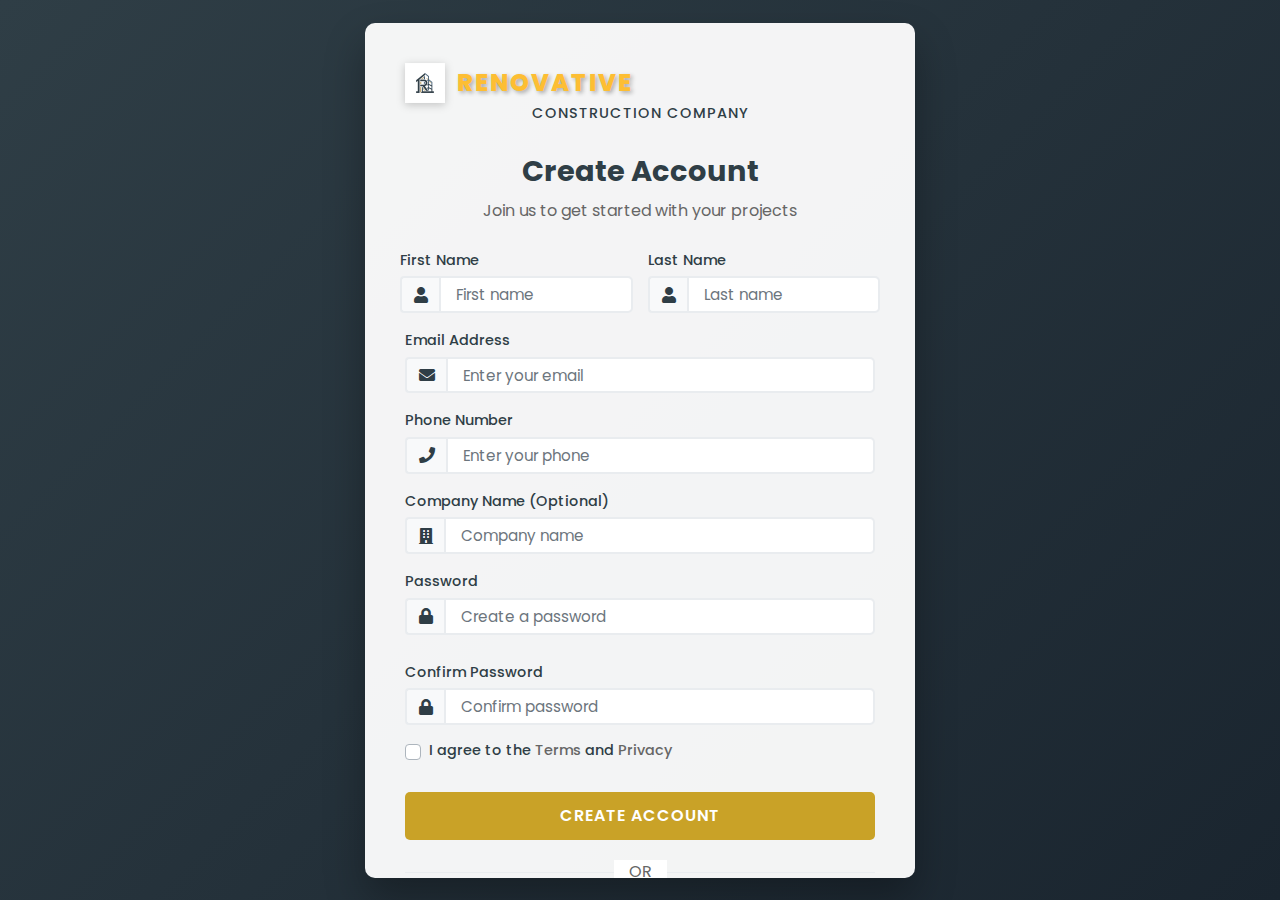
<file: register.html>
<!DOCTYPE html>
<html lang="en">

<head>
    <meta charset="utf-8">
    <title>Renovative Construction - Modern Home Renovation & Building</title>
    <meta content="width=device-width, initial-scale=1.0" name="viewport">
    <meta content="Renovative Construction, Home Renovation, Building, Architecture" name="keywords">
    <meta
        content="Renovative Construction - Leading experts in modern home renovation and commercial building projects."
        name="description">

    <!-- Favicon -->
    <link href="img/favicon.png" rel="icon">

    <!-- Google Font -->
    <link href="https://fonts.googleapis.com/css2?family=Poppins:wght@100;200;300;400;500;600;700;800;900&display=swap"
        rel="stylesheet">

    <!-- CSS Libraries -->
    <link href="https://stackpath.bootstrapcdn.com/bootstrap/4.4.1/css/bootstrap.min.css" rel="stylesheet">
    <link href="https://cdnjs.cloudflare.com/ajax/libs/font-awesome/5.10.0/css/all.min.css" rel="stylesheet">
    <link href="lib/animate/animate.min.css" rel="stylesheet">

    <!-- Template Stylesheet -->
    <link href="css/style.css" rel="stylesheet">

    <style>
        .register-page {
            min-height: 100vh;
            background: linear-gradient(135deg, #2F3E46 0%, #1a252f 100%);
            display: flex;
            align-items: center;
            justify-content: center;
            padding: 20px;
        }

        .register-container {
            background: rgba(255, 255, 255, 0.95);
            border-radius: 10px;
            box-shadow: 0 20px 40px rgba(0, 0, 0, 0.3);
            overflow: hidden;
            max-width: 550px;
            width: 100%;
            padding: 40px;
            max-height: 95vh;
            overflow-y: auto;
        }

        .brand-logo {
            text-align: center;
            margin-bottom: 30px;
        }



        .brand-logo p {
            color: #2F3E46;
            font-size: 0.9rem;
            font-weight: 500;
            letter-spacing: 1px;
        }

        .register-form h2 {
            color: #2F3E46;
            font-weight: 700;
            margin-bottom: 10px;
            font-size: 1.8rem;
            text-align: center;
        }

        .register-form p {
            color: #666;
            margin-bottom: 25px;
            text-align: center;
        }

        .form-row {
            display: flex;
            gap: 15px;
        }

        .form-row .form-group {
            flex: 1;
        }

        .form-group {
            margin-bottom: 15px;
        }

        .form-group label {
            color: #2F3E46;
            font-weight: 500;
            margin-bottom: 5px;
            font-size: 0.9rem;
        }

        .form-control {
            border: 2px solid #e9ecef;
            border-radius: 5px;
            padding: 10px 15px;
            font-size: 0.95rem;
            transition: all 0.3s ease;
        }

        .form-control:focus {
            border-color: #C9A227;
            box-shadow: 0 0 0 0.2rem rgba(201, 162, 39, 0.25);
        }

        .input-group-text {
            background: #f8f9fa;
            border: 2px solid #e9ecef;
            border-right: none;
            color: #2F3E46;
        }

        .btn-register {
            background: #C9A227;
            color: white;
            border: none;
            padding: 12px 30px;
            font-weight: 600;
            text-transform: uppercase;
            letter-spacing: 1px;
            border-radius: 5px;
            width: 100%;
            transition: all 0.3s ease;
            margin-top: 10px;
        }

        .btn-register:hover {
            background: #b89120;
            transform: translateY(-2px);
            box-shadow: 0 5px 15px rgba(201, 162, 39, 0.3);
        }

        .divider {
            text-align: center;
            margin: 20px 0;
            position: relative;
        }

        .divider::before {
            content: '';
            position: absolute;
            top: 50%;
            left: 0;
            right: 0;
            height: 1px;
            background: #e9ecef;
        }

        .divider span {
            background: white;
            padding: 0 15px;
            color: #666;
            position: relative;
        }

        .social-login {
            display: flex;
            gap: 10px;
        }

        .social-btn {
            flex: 1;
            padding: 10px;
            border: 2px solid #e9ecef;
            background: white;
            border-radius: 5px;
            color: #666;
            transition: all 0.3s ease;
            font-size: 0.9rem;
            display: flex;
            align-items: center;
            justify-content: center;
            gap: 8px;
        }

        .social-btn:hover {
            background: #f8f9fa;
            transform: translateY(-2px);
        }

        .login-link {
            text-align: center;
            margin-top: 20px;
            color: #666;
            font-size: 0.9rem;
        }

        .login-link a {
            color: #C9A227;
            text-decoration: none;
            font-weight: 600;
        }

        .login-link a:hover {
            text-decoration: underline;
        }

        .terms-text {
            font-size: 0.85rem;
            color: #666;
            margin-top: 15px;
            text-align: center;
        }

        .terms-text a {
            color: #C9A227;
            text-decoration: none;
        }

        .terms-text a:hover {
            text-decoration: underline;
        }

        .password-strength {
            height: 5px;
            border-radius: 3px;
            margin-top: 5px;
            transition: all 0.3s ease;
        }

        .strength-weak {
            background: #dc3545;
            width: 33%;
        }

        .strength-medium {
            background: #ffc107;
            width: 66%;
        }

        .strength-strong {
            background: #28a745;
            width: 100%;
        }

        @media (max-width: 576px) {
            .register-container {
                padding: 30px 20px;
            }

            .brand-logo h1 {
                font-size: 2rem;
            }

            .register-form h2 {
                font-size: 1.5rem;
            }

            .form-row {
                flex-direction: column;
                gap: 0;
            }
        }
    </style>
</head>

<body>

    <!-- Register Page Start -->
    <div class="register-page">
        <div class="register-container wow fadeInUp">
            <div class="brand-logo">
                <a href="index.html" class="brand-style" style="font-size: 2.5rem;"><img src="img/logo.png"
                        alt="Logo"><span>Renovative</span></a>
                <p>CONSTRUCTION COMPANY</p>
            </div>
            <div class="register-form">
                <h2>Create Account</h2>
                <p>Join us to get started with your projects</p>

                <form id="registerForm">
                    <div class="form-row">
                        <div class="form-group">
                            <label for="firstName">First Name</label>
                            <div class="input-group">
                                <div class="input-group-prepend">
                                    <span class="input-group-text"><i class="fas fa-user"></i></span>
                                </div>
                                <input type="text" class="form-control" id="firstName" placeholder="First name"
                                    required>
                            </div>
                        </div>
                        <div class="form-group">
                            <label for="lastName">Last Name</label>
                            <div class="input-group">
                                <div class="input-group-prepend">
                                    <span class="input-group-text"><i class="fas fa-user"></i></span>
                                </div>
                                <input type="text" class="form-control" id="lastName" placeholder="Last name" required>
                            </div>
                        </div>
                    </div>

                    <div class="form-group">
                        <label for="email">Email Address</label>
                        <div class="input-group">
                            <div class="input-group-prepend">
                                <span class="input-group-text"><i class="fas fa-envelope"></i></span>
                            </div>
                            <input type="email" class="form-control" id="email" placeholder="Enter your email" required>
                        </div>
                    </div>

                    <div class="form-group">
                        <label for="phone">Phone Number</label>
                        <div class="input-group">
                            <div class="input-group-prepend">
                                <span class="input-group-text"><i class="fas fa-phone"></i></span>
                            </div>
                            <input type="tel" class="form-control" id="phone" placeholder="Enter your phone" required>
                        </div>
                    </div>

                    <div class="form-group">
                        <label for="company">Company Name (Optional)</label>
                        <div class="input-group">
                            <div class="input-group-prepend">
                                <span class="input-group-text"><i class="fas fa-building"></i></span>
                            </div>
                            <input type="text" class="form-control" id="company" placeholder="Company name">
                        </div>
                    </div>

                    <div class="form-group">
                        <label for="password">Password</label>
                        <div class="input-group">
                            <div class="input-group-prepend">
                                <span class="input-group-text"><i class="fas fa-lock"></i></span>
                            </div>
                            <input type="password" class="form-control" id="password" placeholder="Create a password"
                                required>
                        </div>
                        <div class="password-strength" id="passwordStrength"></div>
                    </div>

                    <div class="form-group">
                        <label for="confirmPassword">Confirm Password</label>
                        <div class="input-group">
                            <div class="input-group-prepend">
                                <span class="input-group-text"><i class="fas fa-lock"></i></span>
                            </div>
                            <input type="password" class="form-control" id="confirmPassword"
                                placeholder="Confirm password" required>
                        </div>
                    </div>

                    <div class="form-group">
                        <div class="custom-control custom-checkbox">
                            <input type="checkbox" class="custom-control-input" id="agreeTerms" required>
                            <label class="custom-control-label" for="agreeTerms">
                                I agree to the <a href="#">Terms</a> and <a href="#">Privacy</a>
                            </label>
                        </div>
                    </div>

                    <button type="submit" class="btn btn-register">Create Account</button>
                </form>

                <div class="divider">
                    <span>OR</span>
                </div>

                <div class="social-login">
                    <button class="btn social-btn">
                        <i class="fab fa-google"></i> Google
                    </button>
                    <button class="btn social-btn">
                        <i class="fab fa-facebook-f"></i> Facebook
                    </button>
                </div>

                <div class="login-link">
                    Already have an account? <a href="login.html">Login</a>
                </div>

                <div class="terms-text">
                    By creating an account, you agree to receive updates from Renovative Construction.
                </div>
            </div>
        </div>
    </div>
    <!-- Register Page End -->

    <!-- JavaScript Libraries -->
    <script src="https://code.jquery.com/jquery-3.4.1.min.js"></script>
    <script src="https://stackpath.bootstrapcdn.com/bootstrap/4.4.1/js/bootstrap.bundle.min.js"></script>
    <script src="lib/wow/wow.min.js"></script>

    <script>
        // Initialize WOW.js
        new WOW().init();

        // Password strength checker
        document.getElementById('password').addEventListener('input', function () {
            const password = this.value;
            const strengthIndicator = document.getElementById('passwordStrength');

            if (password.length === 0) {
                strengthIndicator.className = 'password-strength';
                return;
            }

            let strength = 0;
            if (password.length >= 8) strength++;
            if (password.match(/[a-z]/) && password.match(/[A-Z]/)) strength++;
            if (password.match(/[0-9]/)) strength++;
            if (password.match(/[^a-zA-Z0-9]/)) strength++;

            strengthIndicator.className = 'password-strength';

            if (strength <= 2) {
                strengthIndicator.classList.add('strength-weak');
            } else if (strength === 3) {
                strengthIndicator.classList.add('strength-medium');
            } else {
                strengthIndicator.classList.add('strength-strong');
            }
        });

        // Handle registration form submission
        document.getElementById('registerForm').addEventListener('submit', function (e) {
            e.preventDefault();

            const firstName = document.getElementById('firstName').value;
            const lastName = document.getElementById('lastName').value;
            const email = document.getElementById('email').value;
            const phone = document.getElementById('phone').value;
            const password = document.getElementById('password').value;
            const confirmPassword = document.getElementById('confirmPassword').value;
            const agreeTerms = document.getElementById('agreeTerms').checked;

            // Validation
            if (password !== confirmPassword) {
                alert('Passwords do not match!');
                return;
            }

            if (password.length < 8) {
                alert('Password must be at least 8 characters long!');
                return;
            }

            if (!agreeTerms) {
                alert('Please agree to the terms and conditions!');
                return;
            }

            // Show success message
            alert('Registration successful! Please check your email to verify your account.');
            // Redirect to login page
            window.location.href = 'login.html';
        });
    </script>
</body>

</html>
</file>
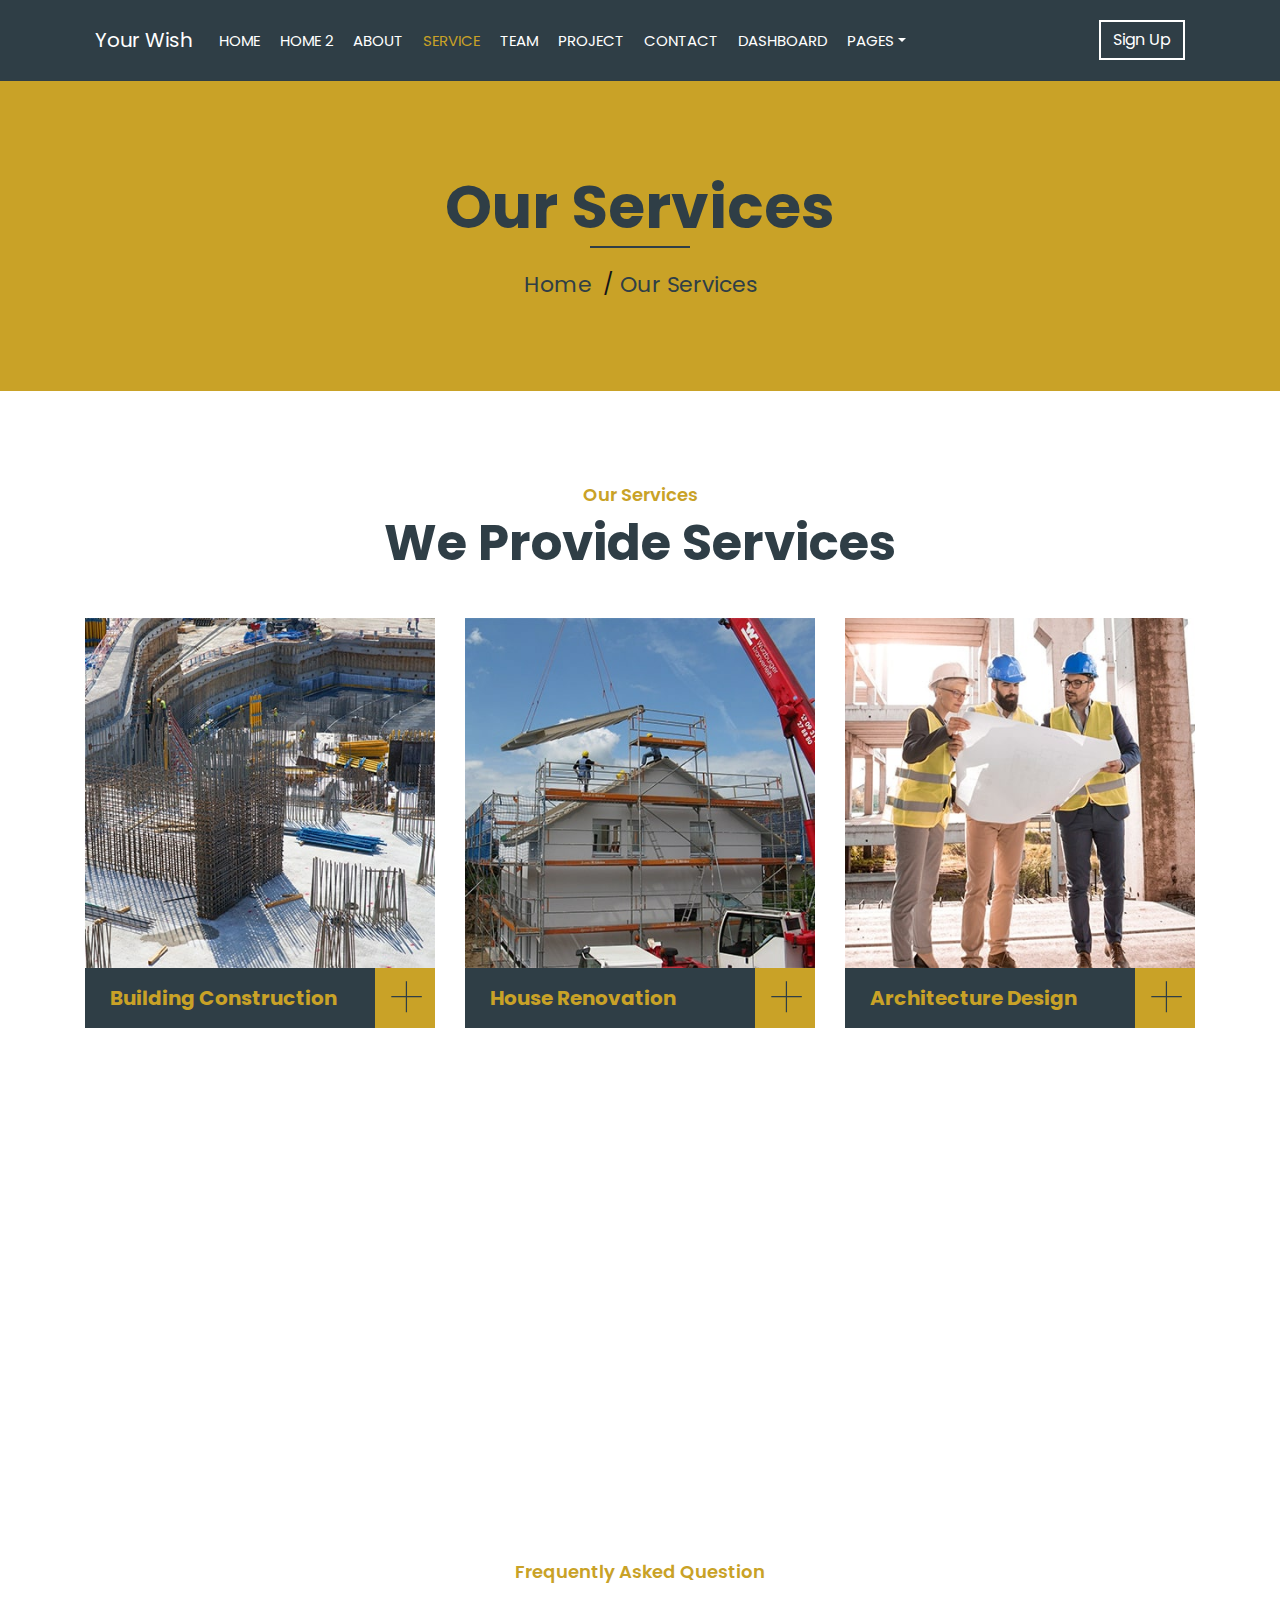
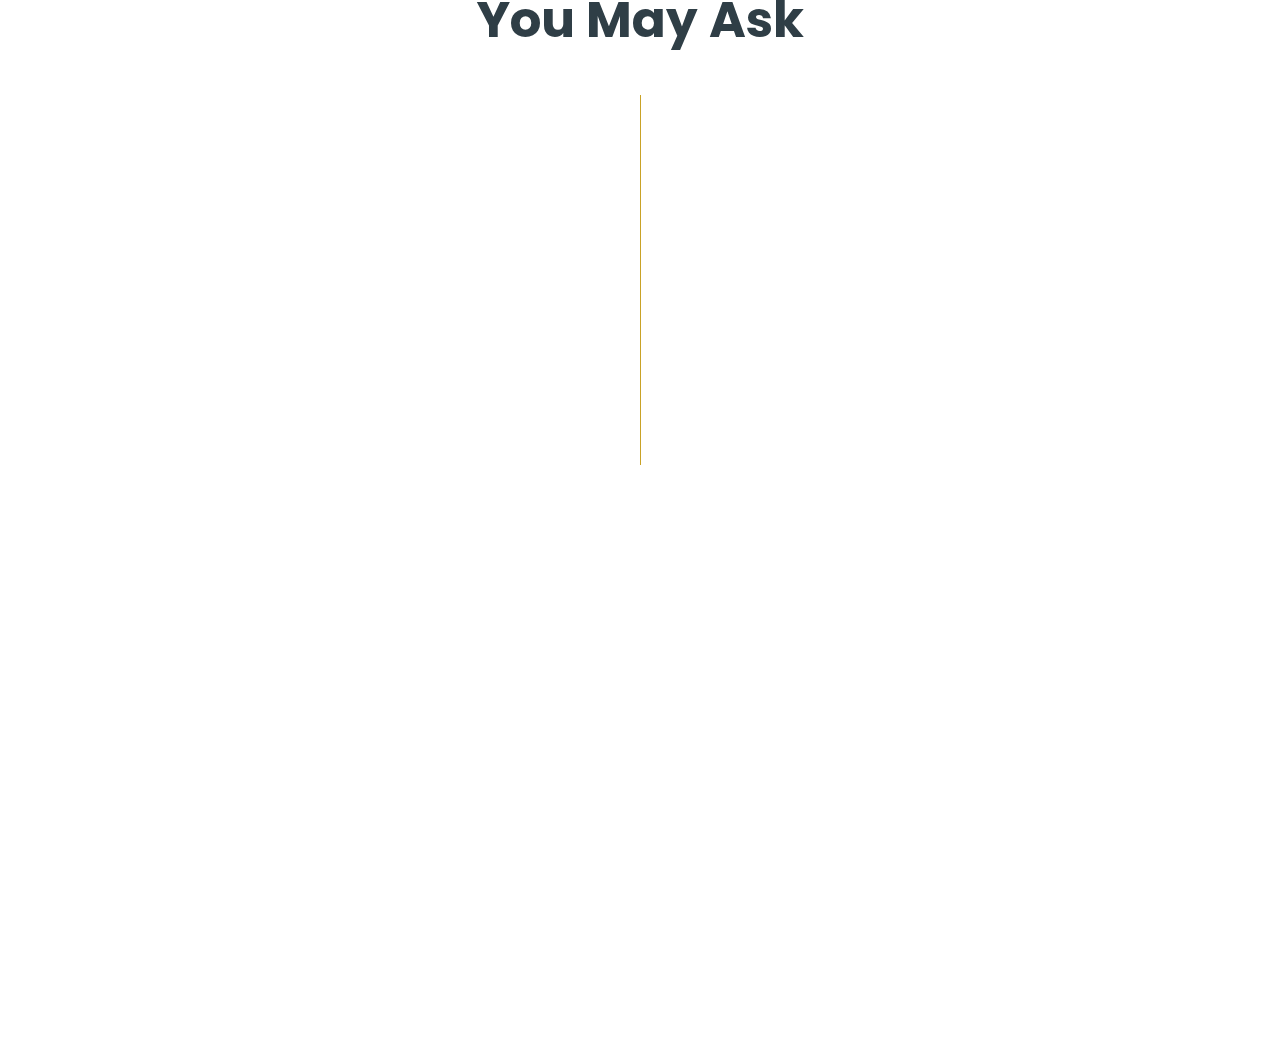
<file: service.html>
<!DOCTYPE html>
<html lang="en">

<head>
    <meta charset="utf-8">
    <title>Your Wish - Construction Company Website Template</title>
    <meta content="width=device-width, initial-scale=1.0" name="viewport">
    <meta content="Construction Company Website Template" name="keywords">
    <meta content="Construction Company Website Template" name="description">

    <!-- Favicon -->
    <link href="img/favicon.svg" rel="icon">

    <!-- Google Font -->
    <link href="https://fonts.googleapis.com/css2?family=Poppins:wght@100;200;300;400;500;600;700;800;900&display=swap"
        rel="stylesheet">

    <!-- CSS Libraries -->
    <link href="https://stackpath.bootstrapcdn.com/bootstrap/4.4.1/css/bootstrap.min.css" rel="stylesheet">
    <link href="https://cdnjs.cloudflare.com/ajax/libs/font-awesome/5.10.0/css/all.min.css" rel="stylesheet">
    <link href="lib/flaticon/font/flaticon.css" rel="stylesheet">
    <link href="lib/animate/animate.min.css" rel="stylesheet">
    <link href="lib/owlcarousel/assets/owl.carousel.min.css" rel="stylesheet">
    <link href="lib/lightbox/css/lightbox.min.css" rel="stylesheet">
    <link href="lib/slick/slick.css" rel="stylesheet">
    <link href="lib/slick/slick-theme.css" rel="stylesheet">

    <!-- Template Stylesheet -->
    <link href="css/style.css" rel="stylesheet">
</head>

<body>
    <div class="wrapper">

        <!-- Nav Bar Start -->
        <div class="nav-bar">
            <div class="container-fluid">
                <nav class="navbar navbar-expand-lg bg-dark navbar-dark">
                    <a href="index.html" class="navbar-brand brand-style">Your Wish</a>
                    <button type="button" class="navbar-toggler" data-toggle="collapse" data-target="#navbarCollapse">
                        <span class="navbar-toggler-icon"></span>
                    </button>

                    <div class="collapse navbar-collapse justify-content-between" id="navbarCollapse">
                        <div class="navbar-nav mr-auto">
                            <a href="index.html" class="nav-item nav-link">Home</a>
                            <a href="home2.html" class="nav-item nav-link">Home 2</a>
                            <a href="about.html" class="nav-item nav-link">About</a>
                            <a href="service.html" class="nav-item nav-link active">Service</a>
                            <a href="team.html" class="nav-item nav-link">Team</a>
                            <a href="portfolio.html" class="nav-item nav-link">Project</a>
                            <a href="contact.html" class="nav-item nav-link">Contact</a>
                            <a href="dashboard.html" class="nav-item nav-link">Dashboard</a>

                            <div class="nav-item dropdown">
                                <a href="#" class="nav-link dropdown-toggle" data-toggle="dropdown">Pages</a>
                                <div class="dropdown-menu">
                                    <a href="blog.html" class="dropdown-item">Blog Page</a>
                                    <a href="single.html" class="dropdown-item">Single Page</a>
                                </div>
                            </div>
                        </div>
                        <div class="ml-auto">
                            <a class="btn" href="register.html">Sign Up</a>
                        </div>

                    </div>
                </nav>
            </div>
        </div>
        <!-- Nav Bar End -->

        <!-- Page Header Start -->
        <div class="page-header">
            <div class="container">
                <div class="row">
                    <div class="col-12">
                        <h2>Our Services</h2>
                    </div>
                    <div class="col-12">
                        <a href="">Home</a>
                        <a href="">Our Services</a>
                    </div>
                </div>
            </div>
        </div>
        <!-- Page Header End -->


        <!-- Service Start -->
        <div class="service">
            <div class="container">
                <div class="section-header text-center">
                    <p>Our Services</p>
                    <h2>We Provide Services</h2>
                </div>
                <div class="row">
                    <div class="col-lg-4 col-md-6 wow fadeInUp" data-wow-delay="0.1s">
                        <div class="service-item">
                            <div class="service-img">
                                <img src="img/service-1.jpg" alt="Image">
                                <div class="service-overlay">
                                    <p>
                                        We specialize in constructing high-quality residential and commercial buildings
                                        using modern techniques and premium materials.
                                    </p>
                                </div>
                            </div>
                            <div class="service-text">
                                <h3>Building Construction</h3>
                                <a class="btn" href="img/service-1.jpg" data-lightbox="service">+</a>
                            </div>
                        </div>
                    </div>
                    <div class="col-lg-4 col-md-6 wow fadeInUp" data-wow-delay="0.2s">
                        <div class="service-item">
                            <div class="service-img">
                                <img src="img/service-2.jpg" alt="Image">
                                <div class="service-overlay">
                                    <p>
                                        Transform your living space with our expert renovation services, from structural
                                        changes to aesthetic upgrades.
                                    </p>
                                </div>
                            </div>
                            <div class="service-text">
                                <h3>House Renovation</h3>
                                <a class="btn" href="img/service-2.jpg" data-lightbox="service">+</a>
                            </div>
                        </div>
                    </div>
                    <div class="col-lg-4 col-md-6 wow fadeInUp" data-wow-delay="0.3s">
                        <div class="service-item">
                            <div class="service-img">
                                <img src="img/service-3.jpg" alt="Image">
                                <div class="service-overlay">
                                    <p>
                                        Our creative architects design innovative and functional spaces tailored to your
                                        vision and lifestyle requirements.
                                    </p>
                                </div>
                            </div>
                            <div class="service-text">
                                <h3>Architecture Design</h3>
                                <a class="btn" href="img/service-3.jpg" data-lightbox="service">+</a>
                            </div>
                        </div>
                    </div>
                    <div class="col-lg-4 col-md-6 wow fadeInUp" data-wow-delay="0.4s">
                        <div class="service-item">
                            <div class="service-img">
                                <img src="img/service-4.jpg" alt="Image">
                                <div class="service-overlay">
                                    <p>
                                        Elevate your interiors with our bespoke design solutions that combine luxury,
                                        comfort, and practical functionality.
                                    </p>
                                </div>
                            </div>
                            <div class="service-text">
                                <h3>Interior Design</h3>
                                <a class="btn" href="img/service-4.jpg" data-lightbox="service">+</a>
                            </div>
                        </div>
                    </div>
                    <div class="col-lg-4 col-md-6 wow fadeInUp" data-wow-delay="0.5s">
                        <div class="service-item">
                            <div class="service-img">
                                <img src="img/service-5.jpg" alt="Image">
                                <div class="service-overlay">
                                    <p>
                                        We provide reliable maintenance, repairs, and structural support to ensure the
                                        longevity and safety of your property.
                                    </p>
                                </div>
                            </div>
                            <div class="service-text">
                                <h3>Fixing & Support</h3>
                                <a class="btn" href="img/service-5.jpg" data-lightbox="service">+</a>
                            </div>
                        </div>
                    </div>
                    <div class="col-lg-4 col-md-6 wow fadeInUp" data-wow-delay="0.6s">
                        <div class="service-item">
                            <div class="service-img">
                                <img src="img/service-6.jpg" alt="Image">
                                <div class="service-overlay">
                                    <p>
                                        Professional interior and exterior painting services using durable, high-quality
                                        finishes to enhance your building's appeal.
                                    </p>
                                </div>
                            </div>
                            <div class="service-text">
                                <h3>Painting</h3>
                                <a class="btn" href="img/service-6.jpg" data-lightbox="service">+</a>
                            </div>
                        </div>
                    </div>
                </div>
            </div>
        </div>
        <!-- Service End -->


        <!-- FAQs Start -->
        <div class="faqs">
            <div class="container">
                <div class="section-header text-center">
                    <p>Frequently Asked Question</p>
                    <h2>You May Ask</h2>
                </div>
                <div class="row">
                    <div class="col-md-6">
                        <div id="accordion-1">
                            <div class="card wow fadeInLeft" data-wow-delay="0.1s">
                                <div class="card-header">
                                    <a class="card-link collapsed" data-toggle="collapse" href="#collapseOne">
                                        What construction services do you specialize in?
                                    </a>
                                </div>
                                <div id="collapseOne" class="collapse" data-parent="#accordion-1">
                                    <div class="card-body">
                                        We specialize in residential construction, commercial building, luxury
                                        renovations, architectural design, and interior design services.
                                    </div>
                                </div>
                            </div>
                            <div class="card wow fadeInLeft" data-wow-delay="0.2s">
                                <div class="card-header">
                                    <a class="card-link collapsed" data-toggle="collapse" href="#collapseTwo">
                                        How do you ensure quality in your services?
                                    </a>
                                </div>
                                <div id="collapseTwo" class="collapse" data-parent="#accordion-1">
                                    <div class="card-body">
                                        We maintain strict quality control standards, use premium materials, employ
                                        skilled professionals, and conduct regular inspections throughout the project.
                                    </div>
                                </div>
                            </div>
                            <div class="card wow fadeInLeft" data-wow-delay="0.3s">
                                <div class="card-header">
                                    <a class="card-link collapsed" data-toggle="collapse" href="#collapseThree">
                                        What is your service area coverage?
                                    </a>
                                </div>
                                <div id="collapseThree" class="collapse" data-parent="#accordion-1">
                                    <div class="card-body">
                                        We provide construction services throughout the metropolitan area and
                                        surrounding counties. Contact us to confirm service in your specific location.
                                    </div>
                                </div>
                            </div>
                            <div class="card wow fadeInLeft" data-wow-delay="0.4s">
                                <div class="card-header">
                                    <a class="card-link collapsed" data-toggle="collapse" href="#collapseFour">
                                        Do you provide design and build services?
                                    </a>
                                </div>
                                <div id="collapseFour" class="collapse" data-parent="#accordion-1">
                                    <div class="card-body">
                                        Yes, we offer complete design and build packages, handling everything from
                                        initial concept to final construction and handover.
                                    </div>
                                </div>
                            </div>
                            <div class="card wow fadeInLeft" data-wow-delay="0.5s">
                                <div class="card-header">
                                    <a class="card-link collapsed" data-toggle="collapse" href="#collapseFive">
                                        What makes your service different?
                                    </a>
                                </div>
                                <div id="collapseFive" class="collapse" data-parent="#accordion-1">
                                    <div class="card-body">
                                        Our combination of experienced professionals, quality materials, transparent
                                        pricing, and commitment to deadlines sets us apart from competitors.
                                    </div>
                                </div>
                            </div>
                        </div>
                    </div>
                    <div class="col-md-6">
                        <div id="accordion-2">
                            <div class="card wow fadeInRight" data-wow-delay="0.1s">
                                <div class="card-header">
                                    <a class="card-link collapsed" data-toggle="collapse" href="#collapseSix">
                                        How do I request a service quote?
                                    </a>
                                </div>
                                <div id="collapseSix" class="collapse" data-parent="#accordion-2">
                                    <div class="card-body">
                                        You can request a quote by calling us, emailing, or filling out the contact form
                                        on our website. We'll respond promptly with a detailed estimate.
                                    </div>
                                </div>
                            </div>
                            <div class="card wow fadeInRight" data-wow-delay="0.2s">
                                <div class="card-header">
                                    <a class="card-link collapsed" data-toggle="collapse" href="#collapseSeven">
                                        What types of renovations do you offer?
                                    </a>
                                </div>
                                <div id="collapseSeven" class="collapse" data-parent="#accordion-2">
                                    <div class="card-body">
                                        We handle kitchen remodels, bathroom renovations, basement finishing, room
                                        additions, and complete home renovations with modern designs.
                                    </div>
                                </div>
                            </div>
                            <div class="card wow fadeInRight" data-wow-delay="0.3s">
                                <div class="card-header">
                                    <a class="card-link collapsed" data-toggle="collapse" href="#collapseEight">
                                        Do you offer emergency repair services?
                                    </a>
                                </div>
                                <div id="collapseEight" class="collapse" data-parent="#accordion-2">
                                    <div class="card-body">
                                        Yes, we provide emergency repair services for urgent issues like water damage,
                                        structural problems, and other critical construction needs.
                                    </div>
                                </div>
                            </div>
                            <div class="card wow fadeInRight" data-wow-delay="0.4s">
                                <div class="card-header">
                                    <a class="card-link collapsed" data-toggle="collapse" href="#collapseNine">
                                        Are your services guaranteed?
                                    </a>
                                </div>
                                <div id="collapseNine" class="collapse" data-parent="#accordion-2">
                                    <div class="card-body">
                                        All our services come with comprehensive guarantees and warranties. We stand
                                        behind our work with customer satisfaction guarantees.
                                    </div>
                                </div>
                            </div>
                            <div class="card wow fadeInRight" data-wow-delay="0.5s">
                                <div class="card-header">
                                    <a class="card-link collapsed" data-toggle="collapse" href="#collapseTen">
                                        What payment options do you accept?
                                    </a>
                                </div>
                                <div id="collapseTen" class="collapse" data-parent="#accordion-2">
                                    <div class="card-body">
                                        We accept various payment methods including cash, checks, credit cards, and
                                        offer flexible payment plans for larger construction projects.
                                    </div>
                                </div>
                            </div>
                        </div>
                    </div>
                </div>
            </div>
        </div>
        <!-- FAQs End -->


        <!-- Footer Start -->
        <div class="footer wow fadeIn" data-wow-delay="0.3s">
            <div class="container">
                <div class="row">
                    <div class="col-md-6 col-lg-3">
                        <div class="footer-contact">
                            <a href="index.html" class="brand-style">Your Wish</a>
                            <p><b>Office Contact</b></p>
                            <p><i class="fa fa-map-marker-alt"></i>123 Street, New York, USA</p>
                            <p><i class="fa fa-phone-alt"></i>+012 345 67890</p>
                            <p><i class="fa fa-envelope"></i>info@example.com</p>
                            <div class="footer-social">
                                <a href=""><i class="fab fa-twitter"></i></a>
                                <a href=""><i class="fab fa-facebook-f"></i></a>
                                <a href=""><i class="fab fa-youtube"></i></a>
                                <a href=""><i class="fab fa-instagram"></i></a>
                                <a href=""><i class="fab fa-linkedin-in"></i></a>
                            </div>
                        </div>
                    </div>
                    <div class="col-md-6 col-lg-3">
                        <div class="footer-link">
                            <h2>Services Areas</h2>
                            <a href="">Building Construction</a>
                            <a href="">House Renovation</a>
                            <a href="">Architecture Design</a>
                            <a href="">Interior Design</a>
                            <a href="">Painting</a>
                        </div>
                    </div>
                    <div class="col-md-6 col-lg-3">
                        <div class="footer-link">
                            <h2>Useful Pages</h2>
                            <a href="">About Us</a>
                            <a href="">Contact Us</a>
                            <a href="">Our Team</a>
                            <a href="">Projects</a>
                            <a href="">Testimonial</a>
                        </div>
                    </div>
                    <div class="col-md-6 col-lg-3">
                        <div class="newsletter">
                            <h2>Newsletter</h2>
                            <p>
                                Stay updated with our latest projects, construction tips, and exclusive offers.
                                Subscribe to the Your Wish newsletter today!
                            </p>
                            <div class="form">
                                <input class="form-control" placeholder="Email here">
                                <button class="btn">Submit</button>
                            </div>
                        </div>
                    </div>
                </div>
            </div>
            <div class="container footer-menu">
                <div class="f-menu">
                    <a href="index.html"><b>Your Wish</b></a>
                    <a href="">Terms of use</a>
                    <a href="">Privacy policy</a>
                    <a href="">Cookies</a>
                    <a href="">Help</a>
                    <a href="">FQAs</a>
                </div>
            </div>
            <div class="container copyright">
                <div class="row">
                    <div class="col-md-12 text-center">
                        <p>&copy; 2026 <a href="index.html">Your Wish</a>, All Right Reserved.</p>
                    </div>
                </div>
            </div>
        </div>
        <!-- Footer End -->

        <a href="#" class="back-to-top"><i class="fa fa-chevron-up"></i></a>
    </div>

    <!-- JavaScript Libraries -->
    <script src="https://code.jquery.com/jquery-3.4.1.min.js"></script>
    <script src="https://stackpath.bootstrapcdn.com/bootstrap/4.4.1/js/bootstrap.bundle.min.js"></script>
    <script src="lib/easing/easing.min.js"></script>
    <script src="lib/wow/wow.min.js"></script>
    <script src="lib/owlcarousel/owl.carousel.min.js"></script>
    <script src="lib/isotope/isotope.pkgd.min.js"></script>
    <script src="lib/lightbox/js/lightbox.min.js"></script>
    <script src="lib/waypoints/waypoints.min.js"></script>
    <script src="lib/counterup/counterup.min.js"></script>
    <script src="lib/slick/slick.min.js"></script>

    <!-- Template Javascript -->
    <script src="js/main.js"></script>
</body>

</html>
</file>
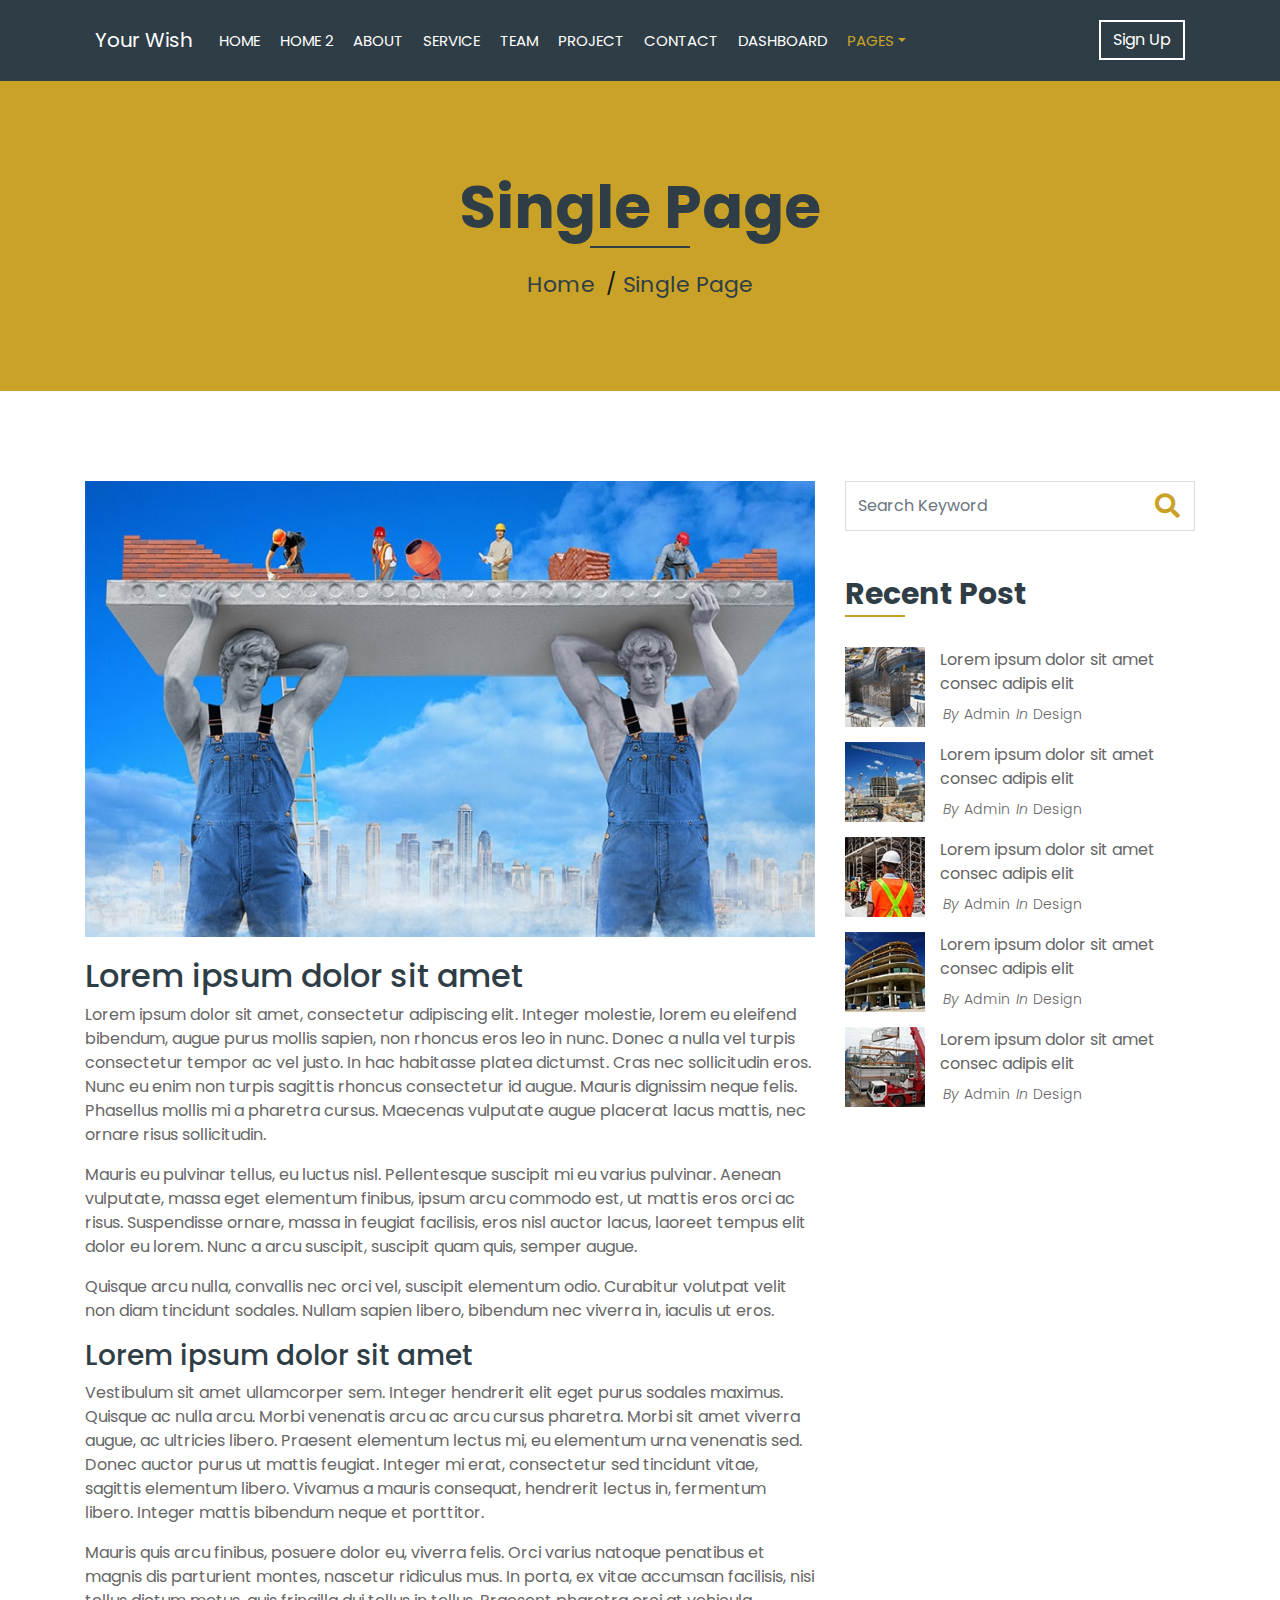
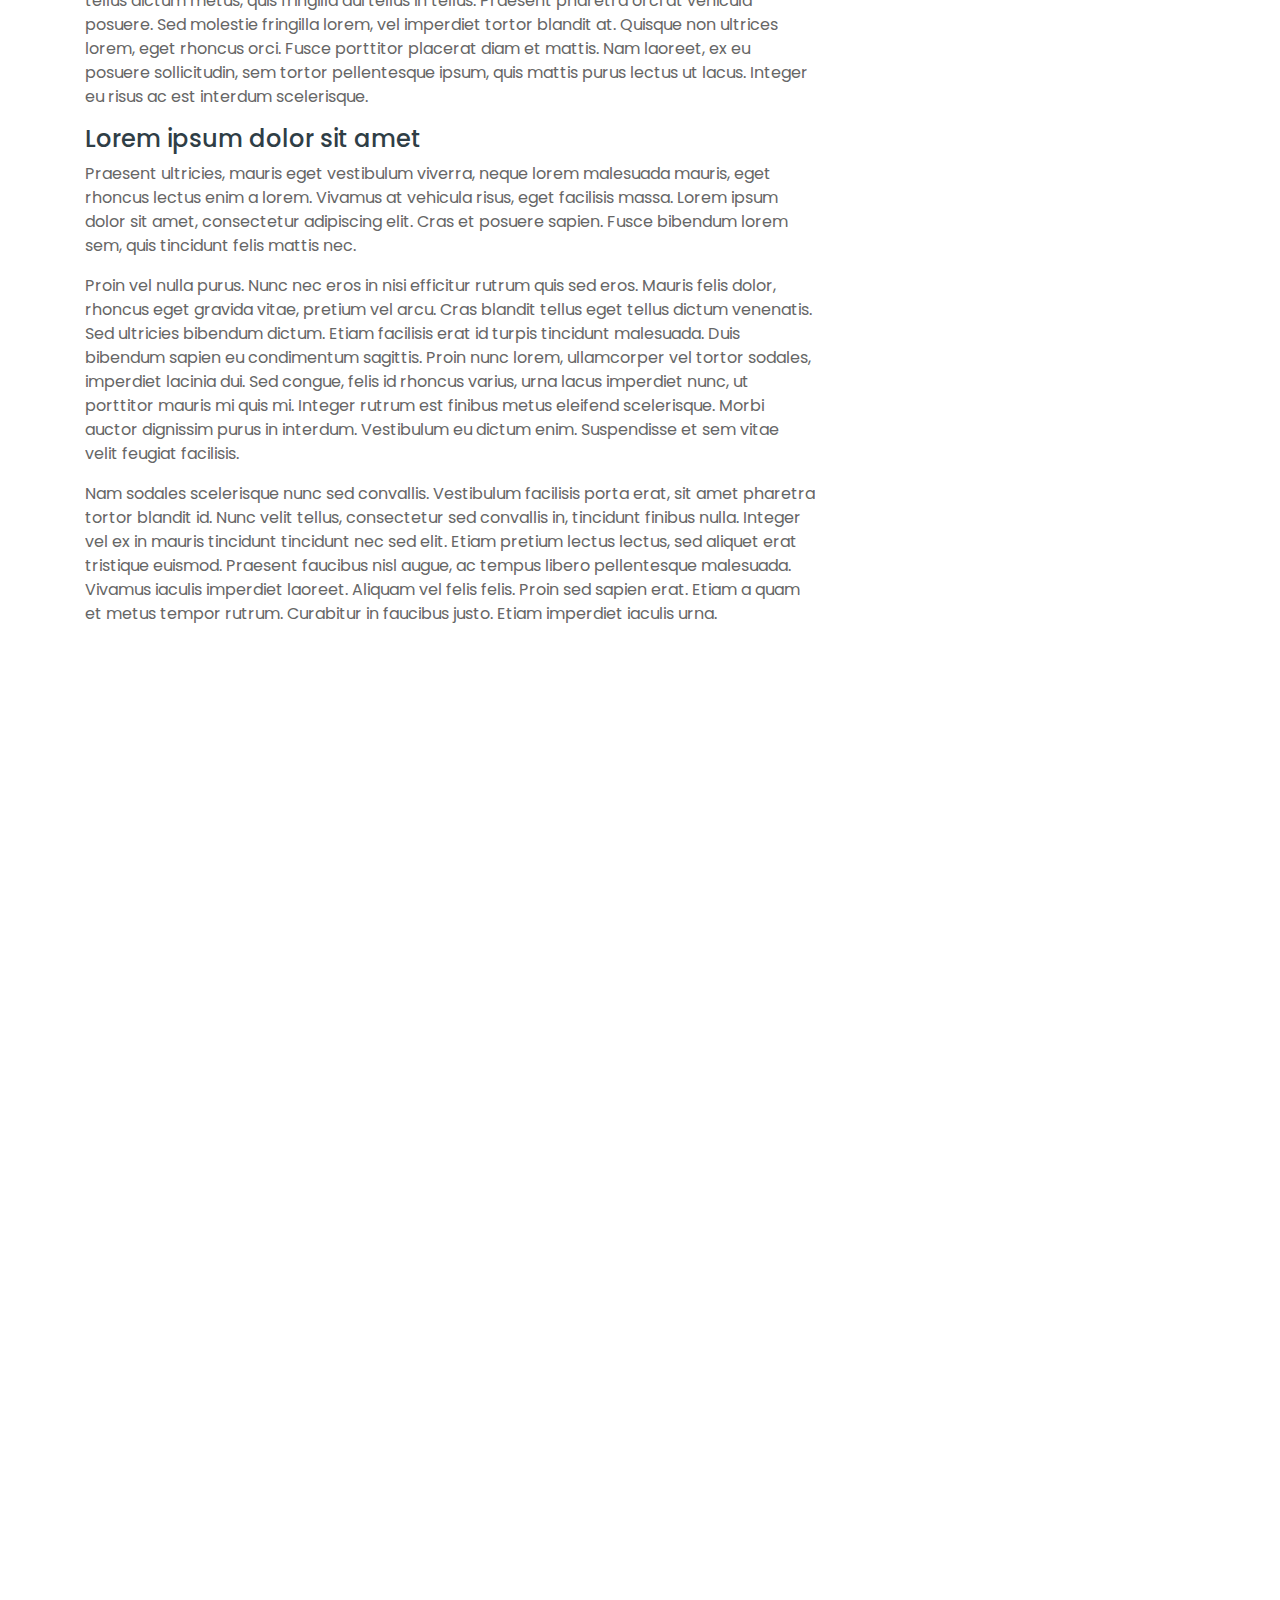
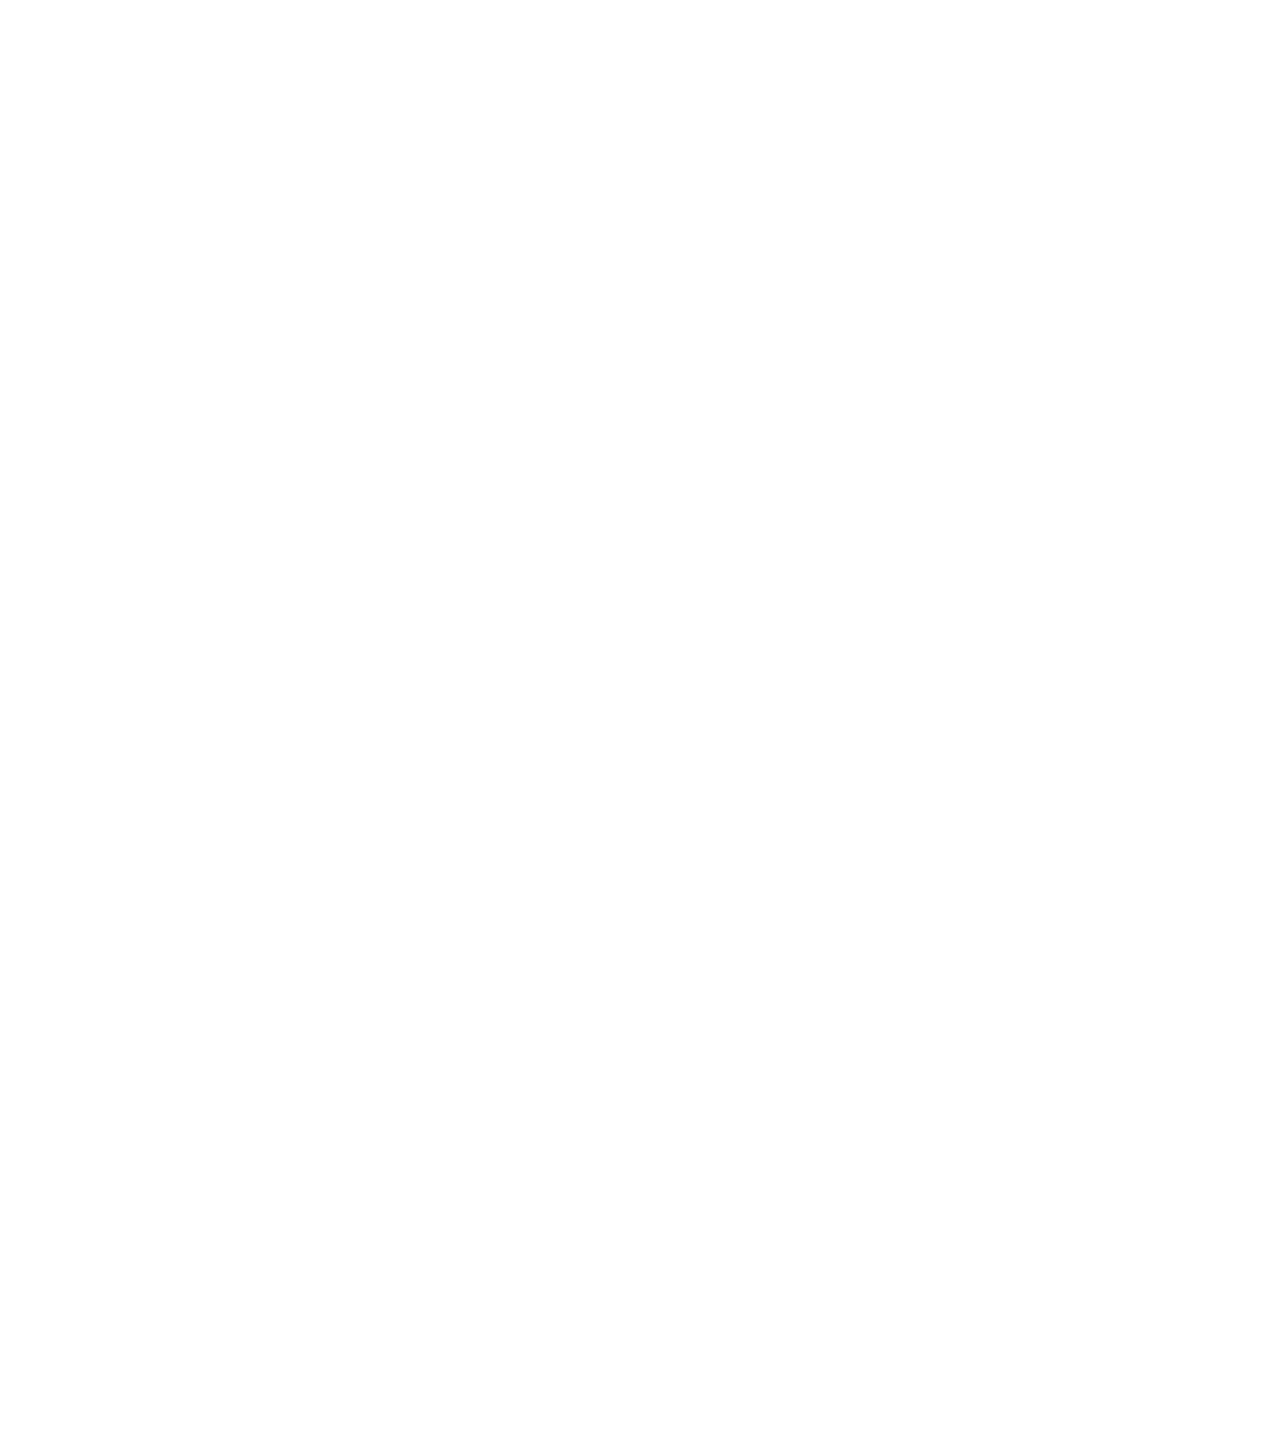
<file: single.html>
<!DOCTYPE html>
<html lang="en">

<head>
    <meta charset="utf-8">
    <title>Your Wish - Construction Company Website Template</title>
    <meta content="width=device-width, initial-scale=1.0" name="viewport">
    <meta content="Construction Company Website Template" name="keywords">
    <meta content="Construction Company Website Template" name="description">

    <!-- Favicon -->
    <link href="img/favicon.svg" rel="icon">

    <!-- Google Font -->
    <link href="https://fonts.googleapis.com/css2?family=Poppins:wght@100;200;300;400;500;600;700;800;900&display=swap"
        rel="stylesheet">

    <!-- CSS Libraries -->
    <link href="https://stackpath.bootstrapcdn.com/bootstrap/4.4.1/css/bootstrap.min.css" rel="stylesheet">
    <link href="https://cdnjs.cloudflare.com/ajax/libs/font-awesome/5.10.0/css/all.min.css" rel="stylesheet">
    <link href="lib/flaticon/font/flaticon.css" rel="stylesheet">
    <link href="lib/animate/animate.min.css" rel="stylesheet">
    <link href="lib/owlcarousel/assets/owl.carousel.min.css" rel="stylesheet">
    <link href="lib/lightbox/css/lightbox.min.css" rel="stylesheet">
    <link href="lib/slick/slick.css" rel="stylesheet">
    <link href="lib/slick/slick-theme.css" rel="stylesheet">

    <!-- Template Stylesheet -->
    <link href="css/style.css" rel="stylesheet">
</head>

<body>
    <div class="wrapper">
        <!-- Nav Bar Start -->
        <div class="nav-bar">
            <div class="container-fluid">
                <nav class="navbar navbar-expand-lg bg-dark navbar-dark">
                    <a href="index.html" class="navbar-brand brand-style">Your Wish</a>
                    <button type="button" class="navbar-toggler" data-toggle="collapse" data-target="#navbarCollapse">
                        <span class="navbar-toggler-icon"></span>
                    </button>

                    <div class="collapse navbar-collapse justify-content-between" id="navbarCollapse">
                        <div class="navbar-nav mr-auto">
                            <a href="index.html" class="nav-item nav-link">Home</a>
                            <a href="home2.html" class="nav-item nav-link">Home 2</a>
                            <a href="about.html" class="nav-item nav-link">About</a>
                            <a href="service.html" class="nav-item nav-link">Service</a>
                            <a href="team.html" class="nav-item nav-link">Team</a>
                            <a href="portfolio.html" class="nav-item nav-link">Project</a>
                            <a href="contact.html" class="nav-item nav-link">Contact</a>
                            <a href="dashboard.html" class="nav-item nav-link">Dashboard</a>

                            <div class="nav-item dropdown">
                                <a href="#" class="nav-link dropdown-toggle active" data-toggle="dropdown">Pages</a>
                                <div class="dropdown-menu">
                                    <a href="blog.html" class="dropdown-item">Blog Page</a>
                                    <a href="single.html" class="dropdown-item active">Single Page</a>
                                </div>
                            </div>
                        </div>
                        <div class="ml-auto">
                            <a class="btn" href="register.html">Sign Up</a>
                        </div>

                    </div>
                </nav>
            </div>
        </div>
        <!-- Nav Bar End -->


        <!-- Page Header Start -->
        <div class="page-header">
            <div class="container">
                <div class="row">
                    <div class="col-12">
                        <h2>Single Page</h2>
                    </div>
                    <div class="col-12">
                        <a href="">Home</a>
                        <a href="">Single Page</a>
                    </div>
                </div>
            </div>
        </div>
        <!-- Page Header End -->


        <!-- Single Post Start-->
        <div class="single">
            <div class="container">
                <div class="row">
                    <div class="col-lg-8">
                        <div class="single-content wow fadeInUp">
                            <img src="img/single.jpg" />
                            <h2>Lorem ipsum dolor sit amet</h2>
                            <p>
                                Lorem ipsum dolor sit amet, consectetur adipiscing elit. Integer molestie, lorem eu
                                eleifend bibendum, augue purus mollis sapien, non rhoncus eros leo in nunc. Donec a
                                nulla vel turpis consectetur tempor ac vel justo. In hac habitasse platea dictumst. Cras
                                nec sollicitudin eros. Nunc eu enim non turpis sagittis rhoncus consectetur id augue.
                                Mauris dignissim neque felis. Phasellus mollis mi a pharetra cursus. Maecenas vulputate
                                augue placerat lacus mattis, nec ornare risus sollicitudin.
                            </p>
                            <p>
                                Mauris eu pulvinar tellus, eu luctus nisl. Pellentesque suscipit mi eu varius pulvinar.
                                Aenean vulputate, massa eget elementum finibus, ipsum arcu commodo est, ut mattis eros
                                orci ac risus. Suspendisse ornare, massa in feugiat facilisis, eros nisl auctor lacus,
                                laoreet tempus elit dolor eu lorem. Nunc a arcu suscipit, suscipit quam quis, semper
                                augue.
                            </p>
                            <p>
                                Quisque arcu nulla, convallis nec orci vel, suscipit elementum odio. Curabitur volutpat
                                velit non diam tincidunt sodales. Nullam sapien libero, bibendum nec viverra in, iaculis
                                ut eros.
                            </p>
                            <h3>Lorem ipsum dolor sit amet</h3>
                            <p>
                                Vestibulum sit amet ullamcorper sem. Integer hendrerit elit eget purus sodales maximus.
                                Quisque ac nulla arcu. Morbi venenatis arcu ac arcu cursus pharetra. Morbi sit amet
                                viverra augue, ac ultricies libero. Praesent elementum lectus mi, eu elementum urna
                                venenatis sed. Donec auctor purus ut mattis feugiat. Integer mi erat, consectetur sed
                                tincidunt vitae, sagittis elementum libero. Vivamus a mauris consequat, hendrerit lectus
                                in, fermentum libero. Integer mattis bibendum neque et porttitor.
                            </p>
                            <p>
                                Mauris quis arcu finibus, posuere dolor eu, viverra felis. Orci varius natoque penatibus
                                et magnis dis parturient montes, nascetur ridiculus mus. In porta, ex vitae accumsan
                                facilisis, nisi tellus dictum metus, quis fringilla dui tellus in tellus. Praesent
                                pharetra orci at vehicula posuere. Sed molestie fringilla lorem, vel imperdiet tortor
                                blandit at. Quisque non ultrices lorem, eget rhoncus orci. Fusce porttitor placerat diam
                                et mattis. Nam laoreet, ex eu posuere sollicitudin, sem tortor pellentesque ipsum, quis
                                mattis purus lectus ut lacus. Integer eu risus ac est interdum scelerisque.
                            </p>
                            <h4>Lorem ipsum dolor sit amet</h4>
                            <p>
                                Praesent ultricies, mauris eget vestibulum viverra, neque lorem malesuada mauris, eget
                                rhoncus lectus enim a lorem. Vivamus at vehicula risus, eget facilisis massa. Lorem
                                ipsum dolor sit amet, consectetur adipiscing elit. Cras et posuere sapien. Fusce
                                bibendum lorem sem, quis tincidunt felis mattis nec.
                            </p>
                            <p>
                                Proin vel nulla purus. Nunc nec eros in nisi efficitur rutrum quis sed eros. Mauris
                                felis dolor, rhoncus eget gravida vitae, pretium vel arcu. Cras blandit tellus eget
                                tellus dictum venenatis. Sed ultricies bibendum dictum. Etiam facilisis erat id turpis
                                tincidunt malesuada. Duis bibendum sapien eu condimentum sagittis. Proin nunc lorem,
                                ullamcorper vel tortor sodales, imperdiet lacinia dui. Sed congue, felis id rhoncus
                                varius, urna lacus imperdiet nunc, ut porttitor mauris mi quis mi. Integer rutrum est
                                finibus metus eleifend scelerisque. Morbi auctor dignissim purus in interdum. Vestibulum
                                eu dictum enim. Suspendisse et sem vitae velit feugiat facilisis.
                            </p>
                            <p>
                                Nam sodales scelerisque nunc sed convallis. Vestibulum facilisis porta erat, sit amet
                                pharetra tortor blandit id. Nunc velit tellus, consectetur sed convallis in, tincidunt
                                finibus nulla. Integer vel ex in mauris tincidunt tincidunt nec sed elit. Etiam pretium
                                lectus lectus, sed aliquet erat tristique euismod. Praesent faucibus nisl augue, ac
                                tempus libero pellentesque malesuada. Vivamus iaculis imperdiet laoreet. Aliquam vel
                                felis felis. Proin sed sapien erat. Etiam a quam et metus tempor rutrum. Curabitur in
                                faucibus justo. Etiam imperdiet iaculis urna.
                            </p>
                        </div>
                        <div class="single-tags wow fadeInUp">
                            <a href="">National</a>
                            <a href="">International</a>
                            <a href="">Economics</a>
                            <a href="">Politics</a>
                            <a href="">Lifestyle</a>
                            <a href="">Technology</a>
                            <a href="">Trades</a>
                        </div>
                        <div class="single-bio wow fadeInUp">
                            <div class="single-bio-img">
                                <img src="img/user.jpg" />
                            </div>
                            <div class="single-bio-text">
                                <h3>Author Name</h3>
                                <p>
                                    Lorem ipsum dolor sit amet elit. Integer lorem augue purus mollis sapien, non eros
                                    leo in nunc. Donec a nulla vel turpis tempor ac vel justo. In hac platea dictumst.
                                </p>
                            </div>
                        </div>
                        <div class="single-related wow fadeInUp">
                            <h2>Related Post</h2>
                            <div class="owl-carousel related-slider">
                                <div class="post-item">
                                    <div class="post-img">
                                        <img src="img/post-1.jpg" />
                                    </div>
                                    <div class="post-text">
                                        <a href="">Lorem ipsum dolor sit amet consec adipis elit</a>
                                        <div class="post-meta">
                                            <p>By<a href="">Admin</a></p>
                                            <p>In<a href="">Design</a></p>
                                        </div>
                                    </div>
                                </div>
                                <div class="post-item">
                                    <div class="post-img">
                                        <img src="img/post-2.jpg" />
                                    </div>
                                    <div class="post-text">
                                        <a href="">Lorem ipsum dolor sit amet consec adipis elit</a>
                                        <div class="post-meta">
                                            <p>By<a href="">Admin</a></p>
                                            <p>In<a href="">Design</a></p>
                                        </div>
                                    </div>
                                </div>
                                <div class="post-item">
                                    <div class="post-img">
                                        <img src="img/post-3.jpg" />
                                    </div>
                                    <div class="post-text">
                                        <a href="">Lorem ipsum dolor sit amet consec adipis elit</a>
                                        <div class="post-meta">
                                            <p>By<a href="">Admin</a></p>
                                            <p>In<a href="">Design</a></p>
                                        </div>
                                    </div>
                                </div>
                                <div class="post-item">
                                    <div class="post-img">
                                        <img src="img/post-4.jpg" />
                                    </div>
                                    <div class="post-text">
                                        <a href="">Lorem ipsum dolor sit amet consec adipis elit</a>
                                        <div class="post-meta">
                                            <p>By<a href="">Admin</a></p>
                                            <p>In<a href="">Design</a></p>
                                        </div>
                                    </div>
                                </div>
                            </div>
                        </div>

                        <div class="single-comment wow fadeInUp">
                            <h2>3 Comments</h2>
                            <ul class="comment-list">
                                <li class="comment-item">
                                    <div class="comment-body">
                                        <div class="comment-img">
                                            <img src="img/user.jpg" />
                                        </div>
                                        <div class="comment-text">
                                            <h3><a href="">Josh Dunn</a></h3>
                                            <span>01 Jan 2045 at 12:00pm</span>
                                            <p>
                                                Lorem ipsum dolor sit amet elit. Integer lorem augue purus mollis
                                                sapien, non eros leo in nunc. Donec a nulla vel turpis tempor ac vel
                                                justo. In hac platea dictumst.
                                            </p>
                                            <a class="btn" href="">Reply</a>
                                        </div>
                                    </div>
                                </li>
                                <li class="comment-item">
                                    <div class="comment-body">
                                        <div class="comment-img">
                                            <img src="img/user.jpg" />
                                        </div>
                                        <div class="comment-text">
                                            <h3><a href="">Josh Dunn</a></h3>
                                            <p><span>01 Jan 2045 at 12:00pm</span></p>
                                            <p>
                                                Lorem ipsum dolor sit amet elit. Integer lorem augue purus mollis
                                                sapien, non eros leo in nunc. Donec a nulla vel turpis tempor ac vel
                                                justo. In hac platea dictumst.
                                            </p>
                                            <a class="btn" href="">Reply</a>
                                        </div>
                                    </div>
                                    <ul class="comment-child">
                                        <li class="comment-item">
                                            <div class="comment-body">
                                                <div class="comment-img">
                                                    <img src="img/user.jpg" />
                                                </div>
                                                <div class="comment-text">
                                                    <h3><a href="">Josh Dunn</a></h3>
                                                    <p><span>01 Jan 2045 at 12:00pm</span></p>
                                                    <p>
                                                        Lorem ipsum dolor sit amet elit. Integer lorem augue purus
                                                        mollis sapien, non eros leo in nunc. Donec a nulla vel turpis
                                                        tempor ac vel justo. In hac platea dictumst.
                                                    </p>
                                                    <a class="btn" href="">Reply</a>
                                                </div>
                                            </div>
                                        </li>
                                    </ul>
                                </li>
                            </ul>
                        </div>
                        <div class="comment-form wow fadeInUp">
                            <h2>Leave a comment</h2>
                            <form>
                                <div class="form-group">
                                    <label for="name">Name *</label>
                                    <input type="text" class="form-control" id="name">
                                </div>
                                <div class="form-group">
                                    <label for="email">Email *</label>
                                    <input type="email" class="form-control" id="email">
                                </div>
                                <div class="form-group">
                                    <label for="website">Website</label>
                                    <input type="url" class="form-control" id="website">
                                </div>

                                <div class="form-group">
                                    <label for="message">Message *</label>
                                    <textarea id="message" cols="30" rows="5" class="form-control"></textarea>
                                </div>
                                <div class="form-group">
                                    <input type="submit" value="Post Comment" class="btn">
                                </div>
                            </form>
                        </div>
                    </div>

                    <div class="col-lg-4">
                        <div class="sidebar">
                            <div class="sidebar-widget wow fadeInUp">
                                <div class="search-widget">
                                    <form>
                                        <input class="form-control" type="text" placeholder="Search Keyword">
                                        <button class="btn"><i class="fa fa-search"></i></button>
                                    </form>
                                </div>
                            </div>

                            <div class="sidebar-widget wow fadeInUp">
                                <h2 class="widget-title">Recent Post</h2>
                                <div class="recent-post">
                                    <div class="post-item">
                                        <div class="post-img">
                                            <img src="img/post-1.jpg" />
                                        </div>
                                        <div class="post-text">
                                            <a href="">Lorem ipsum dolor sit amet consec adipis elit</a>
                                            <div class="post-meta">
                                                <p>By<a href="">Admin</a></p>
                                                <p>In<a href="">Design</a></p>
                                            </div>
                                        </div>
                                    </div>
                                    <div class="post-item">
                                        <div class="post-img">
                                            <img src="img/post-2.jpg" />
                                        </div>
                                        <div class="post-text">
                                            <a href="">Lorem ipsum dolor sit amet consec adipis elit</a>
                                            <div class="post-meta">
                                                <p>By<a href="">Admin</a></p>
                                                <p>In<a href="">Design</a></p>
                                            </div>
                                        </div>
                                    </div>
                                    <div class="post-item">
                                        <div class="post-img">
                                            <img src="img/post-3.jpg" />
                                        </div>
                                        <div class="post-text">
                                            <a href="">Lorem ipsum dolor sit amet consec adipis elit</a>
                                            <div class="post-meta">
                                                <p>By<a href="">Admin</a></p>
                                                <p>In<a href="">Design</a></p>
                                            </div>
                                        </div>
                                    </div>
                                    <div class="post-item">
                                        <div class="post-img">
                                            <img src="img/post-4.jpg" />
                                        </div>
                                        <div class="post-text">
                                            <a href="">Lorem ipsum dolor sit amet consec adipis elit</a>
                                            <div class="post-meta">
                                                <p>By<a href="">Admin</a></p>
                                                <p>In<a href="">Design</a></p>
                                            </div>
                                        </div>
                                    </div>
                                    <div class="post-item">
                                        <div class="post-img">
                                            <img src="img/post-5.jpg" />
                                        </div>
                                        <div class="post-text">
                                            <a href="">Lorem ipsum dolor sit amet consec adipis elit</a>
                                            <div class="post-meta">
                                                <p>By<a href="">Admin</a></p>
                                                <p>In<a href="">Design</a></p>
                                            </div>
                                        </div>
                                    </div>
                                </div>
                            </div>

                            <div class="sidebar-widget wow fadeInUp">
                                <div class="image-widget">
                                    <a href="#"><img src="img/blog-1.jpg" alt="Image"></a>
                                </div>
                            </div>

                            <div class="sidebar-widget wow fadeInUp">
                                <div class="tab-post">
                                    <ul class="nav nav-pills nav-justified">
                                        <li class="nav-item">
                                            <a class="nav-link active" data-toggle="pill" href="#featured">Featured</a>
                                        </li>
                                        <li class="nav-item">
                                            <a class="nav-link" data-toggle="pill" href="#popular">Popular</a>
                                        </li>
                                        <li class="nav-item">
                                            <a class="nav-link" data-toggle="pill" href="#latest">Latest</a>
                                        </li>
                                    </ul>

                                    <div class="tab-content">
                                        <div id="featured" class="container tab-pane active">
                                            <div class="post-item">
                                                <div class="post-img">
                                                    <img src="img/post-1.jpg" />
                                                </div>
                                                <div class="post-text">
                                                    <a href="">Lorem ipsum dolor sit amet consec adipis elit</a>
                                                    <div class="post-meta">
                                                        <p>By<a href="">Admin</a></p>
                                                        <p>In<a href="">Design</a></p>
                                                    </div>
                                                </div>
                                            </div>
                                            <div class="post-item">
                                                <div class="post-img">
                                                    <img src="img/post-2.jpg" />
                                                </div>
                                                <div class="post-text">
                                                    <a href="">Lorem ipsum dolor sit amet consec adipis elit</a>
                                                    <div class="post-meta">
                                                        <p>By<a href="">Admin</a></p>
                                                        <p>In<a href="">Design</a></p>
                                                    </div>
                                                </div>
                                            </div>
                                            <div class="post-item">
                                                <div class="post-img">
                                                    <img src="img/post-3.jpg" />
                                                </div>
                                                <div class="post-text">
                                                    <a href="">Lorem ipsum dolor sit amet consec adipis elit</a>
                                                    <div class="post-meta">
                                                        <p>By<a href="">Admin</a></p>
                                                        <p>In<a href="">Design</a></p>
                                                    </div>
                                                </div>
                                            </div>
                                            <div class="post-item">
                                                <div class="post-img">
                                                    <img src="img/post-4.jpg" />
                                                </div>
                                                <div class="post-text">
                                                    <a href="">Lorem ipsum dolor sit amet consec adipis elit</a>
                                                    <div class="post-meta">
                                                        <p>By<a href="">Admin</a></p>
                                                        <p>In<a href="">Design</a></p>
                                                    </div>
                                                </div>
                                            </div>
                                            <div class="post-item">
                                                <div class="post-img">
                                                    <img src="img/post-5.jpg" />
                                                </div>
                                                <div class="post-text">
                                                    <a href="">Lorem ipsum dolor sit amet consec adipis elit</a>
                                                    <div class="post-meta">
                                                        <p>By<a href="">Admin</a></p>
                                                        <p>In<a href="">Design</a></p>
                                                    </div>
                                                </div>
                                            </div>
                                        </div>
                                        <div id="popular" class="container tab-pane fade">
                                            <div class="post-item">
                                                <div class="post-img">
                                                    <img src="img/post-1.jpg" />
                                                </div>
                                                <div class="post-text">
                                                    <a href="">Lorem ipsum dolor sit amet consec adipis elit</a>
                                                    <div class="post-meta">
                                                        <p>By<a href="">Admin</a></p>
                                                        <p>In<a href="">Design</a></p>
                                                    </div>
                                                </div>
                                            </div>
                                            <div class="post-item">
                                                <div class="post-img">
                                                    <img src="img/post-2.jpg" />
                                                </div>
                                                <div class="post-text">
                                                    <a href="">Lorem ipsum dolor sit amet consec adipis elit</a>
                                                    <div class="post-meta">
                                                        <p>By<a href="">Admin</a></p>
                                                        <p>In<a href="">Design</a></p>
                                                    </div>
                                                </div>
                                            </div>
                                            <div class="post-item">
                                                <div class="post-img">
                                                    <img src="img/post-3.jpg" />
                                                </div>
                                                <div class="post-text">
                                                    <a href="">Lorem ipsum dolor sit amet consec adipis elit</a>
                                                    <div class="post-meta">
                                                        <p>By<a href="">Admin</a></p>
                                                        <p>In<a href="">Design</a></p>
                                                    </div>
                                                </div>
                                            </div>
                                            <div class="post-item">
                                                <div class="post-img">
                                                    <img src="img/post-4.jpg" />
                                                </div>
                                                <div class="post-text">
                                                    <a href="">Lorem ipsum dolor sit amet consec adipis elit</a>
                                                    <div class="post-meta">
                                                        <p>By<a href="">Admin</a></p>
                                                        <p>In<a href="">Design</a></p>
                                                    </div>
                                                </div>
                                            </div>
                                            <div class="post-item">
                                                <div class="post-img">
                                                    <img src="img/post-5.jpg" />
                                                </div>
                                                <div class="post-text">
                                                    <a href="">Lorem ipsum dolor sit amet consec adipis elit</a>
                                                    <div class="post-meta">
                                                        <p>By<a href="">Admin</a></p>
                                                        <p>In<a href="">Design</a></p>
                                                    </div>
                                                </div>
                                            </div>
                                        </div>
                                        <div id="latest" class="container tab-pane fade">
                                            <div class="post-item">
                                                <div class="post-img">
                                                    <img src="img/post-1.jpg" />
                                                </div>
                                                <div class="post-text">
                                                    <a href="">Lorem ipsum dolor sit amet consec adipis elit</a>
                                                    <div class="post-meta">
                                                        <p>By<a href="">Admin</a></p>
                                                        <p>In<a href="">Design</a></p>
                                                    </div>
                                                </div>
                                            </div>
                                            <div class="post-item">
                                                <div class="post-img">
                                                    <img src="img/post-2.jpg" />
                                                </div>
                                                <div class="post-text">
                                                    <a href="">Lorem ipsum dolor sit amet consec adipis elit</a>
                                                    <div class="post-meta">
                                                        <p>By<a href="">Admin</a></p>
                                                        <p>In<a href="">Design</a></p>
                                                    </div>
                                                </div>
                                            </div>
                                            <div class="post-item">
                                                <div class="post-img">
                                                    <img src="img/post-3.jpg" />
                                                </div>
                                                <div class="post-text">
                                                    <a href="">Lorem ipsum dolor sit amet consec adipis elit</a>
                                                    <div class="post-meta">
                                                        <p>By<a href="">Admin</a></p>
                                                        <p>In<a href="">Design</a></p>
                                                    </div>
                                                </div>
                                            </div>
                                            <div class="post-item">
                                                <div class="post-img">
                                                    <img src="img/post-4.jpg" />
                                                </div>
                                                <div class="post-text">
                                                    <a href="">Lorem ipsum dolor sit amet consec adipis elit</a>
                                                    <div class="post-meta">
                                                        <p>By<a href="">Admin</a></p>
                                                        <p>In<a href="">Design</a></p>
                                                    </div>
                                                </div>
                                            </div>
                                            <div class="post-item">
                                                <div class="post-img">
                                                    <img src="img/post-5.jpg" />
                                                </div>
                                                <div class="post-text">
                                                    <a href="">Lorem ipsum dolor sit amet consec adipis elit</a>
                                                    <div class="post-meta">
                                                        <p>By<a href="">Admin</a></p>
                                                        <p>In<a href="">Design</a></p>
                                                    </div>
                                                </div>
                                            </div>
                                        </div>
                                    </div>
                                </div>
                            </div>

                            <div class="sidebar-widget wow fadeInUp">
                                <div class="image-widget">
                                    <a href="#"><img src="img/blog-2.jpg" alt="Image"></a>
                                </div>
                            </div>

                            <div class="sidebar-widget wow fadeInUp">
                                <h2 class="widget-title">Categories</h2>
                                <div class="category-widget">
                                    <ul>
                                        <li><a href="">National</a><span>(98)</span></li>
                                        <li><a href="">International</a><span>(87)</span></li>
                                        <li><a href="">Economics</a><span>(76)</span></li>
                                        <li><a href="">Politics</a><span>(65)</span></li>
                                        <li><a href="">Lifestyle</a><span>(54)</span></li>
                                        <li><a href="">Technology</a><span>(43)</span></li>
                                        <li><a href="">Trades</a><span>(32)</span></li>
                                    </ul>
                                </div>
                            </div>

                            <div class="sidebar-widget wow fadeInUp">
                                <div class="image-widget">
                                    <a href="#"><img src="img/blog-3.jpg" alt="Image"></a>
                                </div>
                            </div>

                            <div class="sidebar-widget wow fadeInUp">
                                <h2 class="widget-title">Tags Cloud</h2>
                                <div class="tag-widget">
                                    <a href="">National</a>
                                    <a href="">International</a>
                                    <a href="">Economics</a>
                                    <a href="">Politics</a>
                                    <a href="">Lifestyle</a>
                                    <a href="">Technology</a>
                                    <a href="">Trades</a>
                                </div>
                            </div>

                            <div class="sidebar-widget wow fadeInUp">
                                <h2 class="widget-title">Text Widget</h2>
                                <div class="text-widget">
                                    <p>
                                        Lorem ipsum dolor sit amet elit. Integer lorem augue purus mollis sapien, non
                                        eros leo in nunc. Donec a nulla vel turpis tempor ac vel justo. In hac platea
                                        nec eros. Nunc eu enim non turpis id augue.
                                    </p>
                                </div>
                            </div>
                        </div>
                    </div>
                </div>
            </div>
        </div>
        <!-- Single Post End-->


        <!-- Footer Start -->
        <div class="footer wow fadeIn" data-wow-delay="0.3s">
            <div class="container">
                <div class="row">
                    <div class="col-md-6 col-lg-3">
                        <div class="footer-contact">
                            <a href="index.html" class="brand-style">Your Wish</a>
                            <p><b>Office Contact</b></p>
                            <p><i class="fa fa-map-marker-alt"></i>123 Street, New York, USA</p>
                            <p><i class="fa fa-phone-alt"></i>+012 345 67890</p>
                            <p><i class="fa fa-envelope"></i>info@example.com</p>
                            <div class="footer-social">
                                <a href=""><i class="fab fa-twitter"></i></a>
                                <a href=""><i class="fab fa-facebook-f"></i></a>
                                <a href=""><i class="fab fa-youtube"></i></a>
                                <a href=""><i class="fab fa-instagram"></i></a>
                                <a href=""><i class="fab fa-linkedin-in"></i></a>
                            </div>
                        </div>
                    </div>
                    <div class="col-md-6 col-lg-3">
                        <div class="footer-link">
                            <h2>Services Areas</h2>
                            <a href="">Building Construction</a>
                            <a href="">House Renovation</a>
                            <a href="">Architecture Design</a>
                            <a href="">Interior Design</a>
                            <a href="">Painting</a>
                        </div>
                    </div>
                    <div class="col-md-6 col-lg-3">
                        <div class="footer-link">
                            <h2>Useful Pages</h2>
                            <a href="">About Us</a>
                            <a href="">Contact Us</a>
                            <a href="">Our Team</a>
                            <a href="">Projects</a>
                            <a href="">Testimonial</a>
                        </div>
                    </div>
                    <div class="col-md-6 col-lg-3">
                        <div class="newsletter">
                            <h2>Newsletter</h2>
                            <p>
                                Lorem ipsum dolor sit amet elit. Phasellus nec pretium mi. Curabitur facilisis ornare
                                velit non vulpu
                            </p>
                            <div class="form">
                                <input class="form-control" placeholder="Email here">
                                <button class="btn">Submit</button>
                            </div>
                        </div>
                    </div>
                </div>
            </div>
            <div class="container footer-menu">
                <div class="f-menu">
                    <a href="index.html"><b>Your Wish</b></a>
                    <a href="">Terms of use</a>
                    <a href="">Privacy policy</a>
                    <a href="">Cookies</a>
                    <a href="">Help</a>
                    <a href="">FQAs</a>
                </div>
            </div>
            <div class="container copyright">
                <div class="row">
                    <div class="col-md-12 text-center">
                        <p>&copy; 2026 <a href="index.html">Your Wish</a>, All Right Reserved.</p>
                    </div>
                </div>
            </div>
        </div>
        <!-- Footer End -->

        <a href="#" class="back-to-top"><i class="fa fa-chevron-up"></i></a>
    </div>

    <!-- JavaScript Libraries -->
    <script src="https://code.jquery.com/jquery-3.4.1.min.js"></script>
    <script src="https://stackpath.bootstrapcdn.com/bootstrap/4.4.1/js/bootstrap.bundle.min.js"></script>
    <script src="lib/easing/easing.min.js"></script>
    <script src="lib/wow/wow.min.js"></script>
    <script src="lib/owlcarousel/owl.carousel.min.js"></script>
    <script src="lib/isotope/isotope.pkgd.min.js"></script>
    <script src="lib/lightbox/js/lightbox.min.js"></script>
    <script src="lib/waypoints/waypoints.min.js"></script>
    <script src="lib/counterup/counterup.min.js"></script>
    <script src="lib/slick/slick.min.js"></script>

    <!-- Template Javascript -->
    <script src="js/main.js"></script>
</body>

</html>
</file>
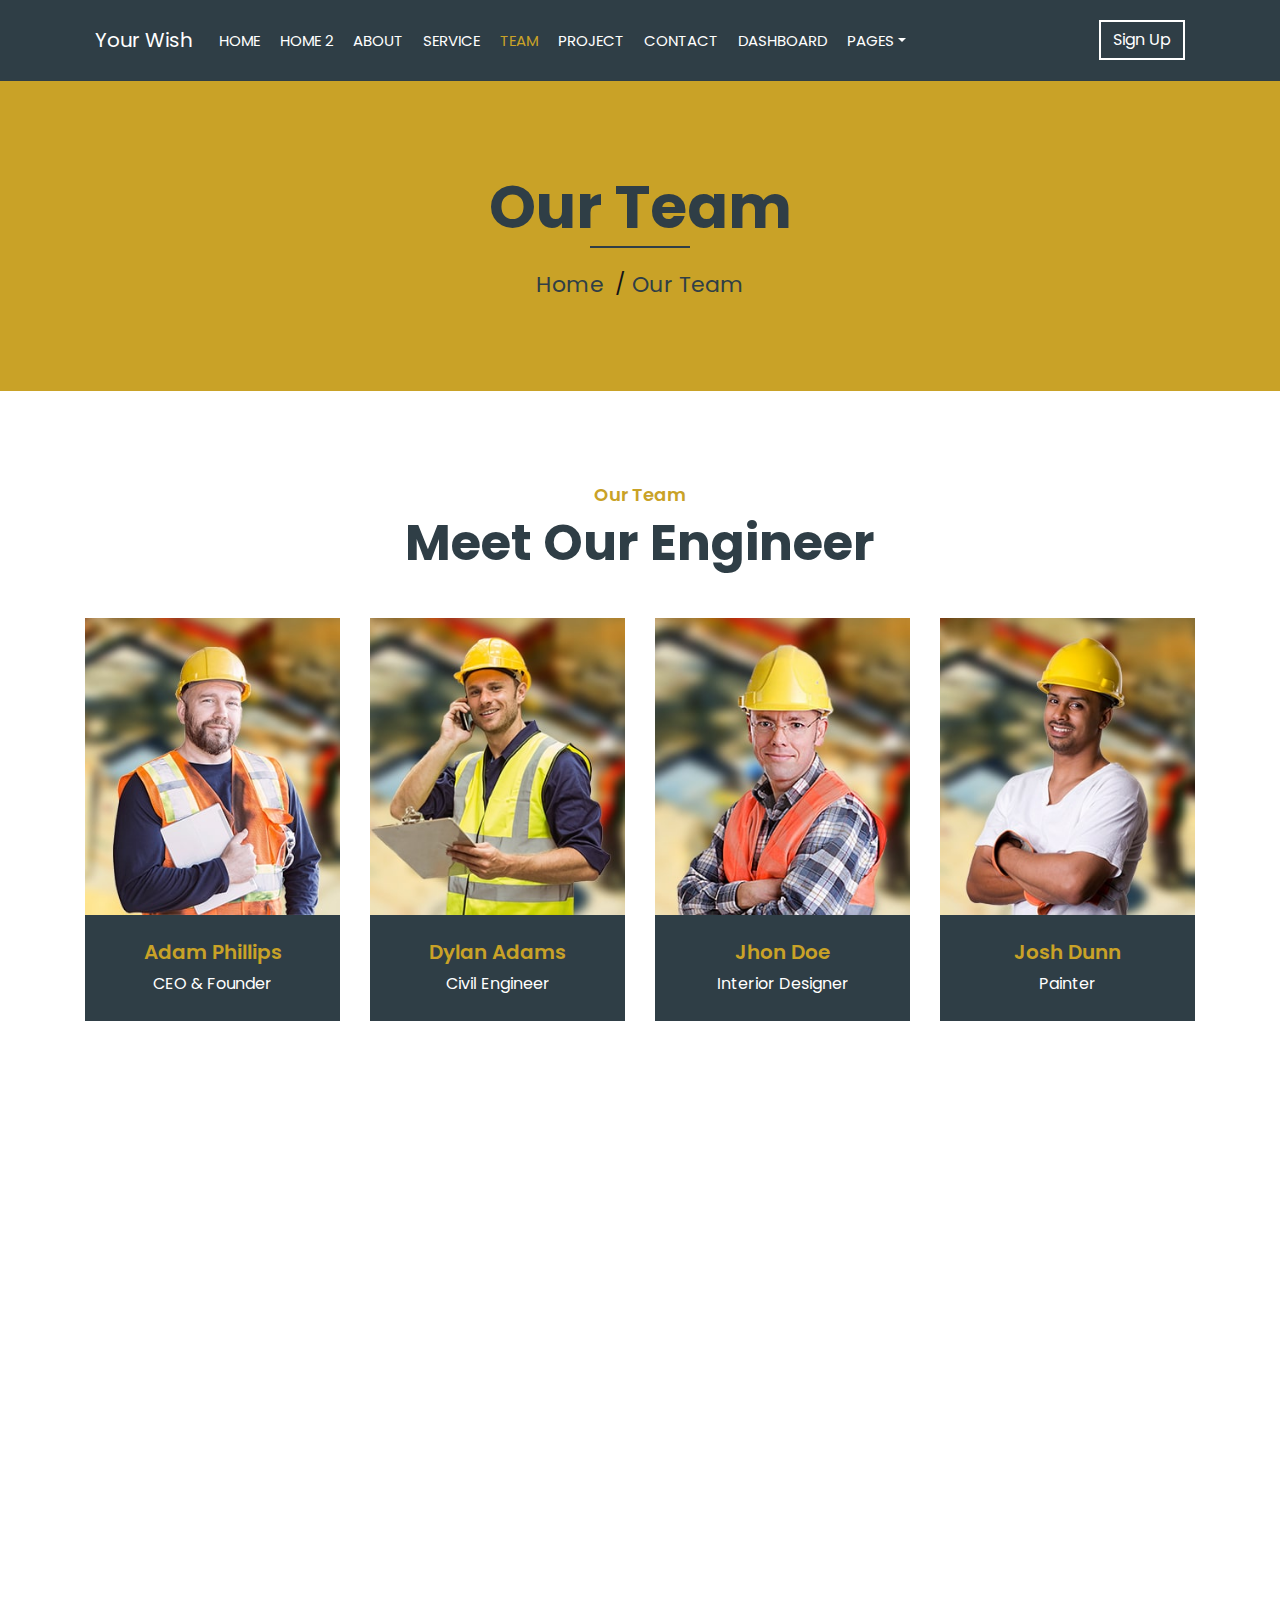
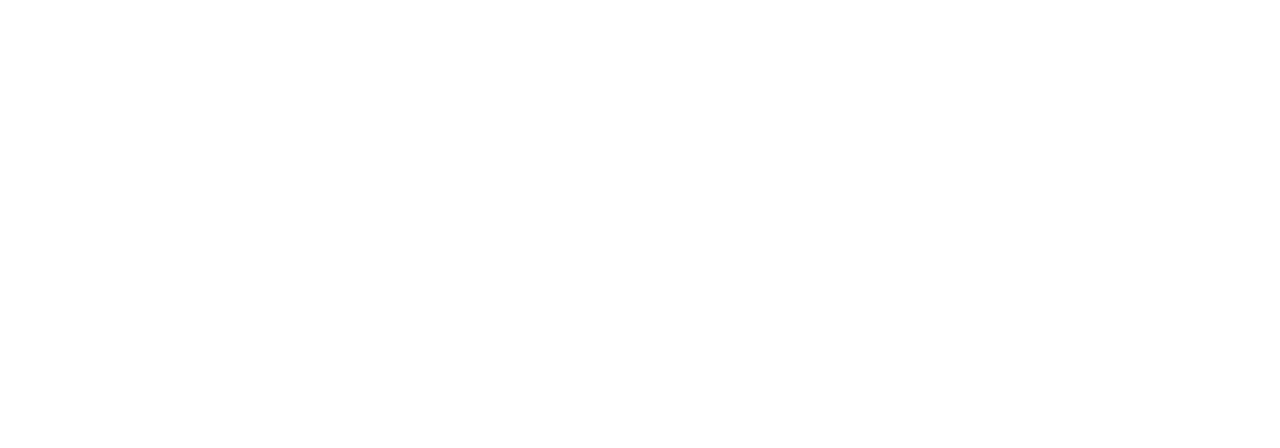
<file: team.html>
<!DOCTYPE html>
<html lang="en">

<head>
    <meta charset="utf-8">
    <title>Your Wish - Construction Company Website Template</title>
    <meta content="width=device-width, initial-scale=1.0" name="viewport">
    <meta content="Construction Company Website Template" name="keywords">
    <meta content="Construction Company Website Template" name="description">

    <!-- Favicon -->
    <link href="img/favicon.svg" rel="icon">

    <!-- Google Font -->
    <link href="https://fonts.googleapis.com/css2?family=Poppins:wght@100;200;300;400;500;600;700;800;900&display=swap"
        rel="stylesheet">

    <!-- CSS Libraries -->
    <link href="https://stackpath.bootstrapcdn.com/bootstrap/4.4.1/css/bootstrap.min.css" rel="stylesheet">
    <link href="https://cdnjs.cloudflare.com/ajax/libs/font-awesome/5.10.0/css/all.min.css" rel="stylesheet">
    <link href="lib/flaticon/font/flaticon.css" rel="stylesheet">
    <link href="lib/animate/animate.min.css" rel="stylesheet">
    <link href="lib/owlcarousel/assets/owl.carousel.min.css" rel="stylesheet">
    <link href="lib/lightbox/css/lightbox.min.css" rel="stylesheet">
    <link href="lib/slick/slick.css" rel="stylesheet">
    <link href="lib/slick/slick-theme.css" rel="stylesheet">

    <!-- Template Stylesheet -->
    <link href="css/style.css" rel="stylesheet">
</head>

<body>
    <div class="wrapper">
        <!-- Nav Bar Start -->
        <div class="nav-bar">
            <div class="container-fluid">
                <nav class="navbar navbar-expand-lg bg-dark navbar-dark">
                    <a href="index.html" class="navbar-brand brand-style">Your Wish</a>
                    <button type="button" class="navbar-toggler" data-toggle="collapse" data-target="#navbarCollapse">
                        <span class="navbar-toggler-icon"></span>
                    </button>

                    <div class="collapse navbar-collapse justify-content-between" id="navbarCollapse">
                        <div class="navbar-nav mr-auto">
                            <a href="index.html" class="nav-item nav-link">Home</a>
                            <a href="home2.html" class="nav-item nav-link">Home 2</a>
                            <a href="about.html" class="nav-item nav-link">About</a>
                            <a href="service.html" class="nav-item nav-link">Service</a>
                            <a href="team.html" class="nav-item nav-link active">Team</a>
                            <a href="portfolio.html" class="nav-item nav-link">Project</a>
                            <a href="contact.html" class="nav-item nav-link">Contact</a>
                            <a href="dashboard.html" class="nav-item nav-link">Dashboard</a>

                            <div class="nav-item dropdown">
                                <a href="#" class="nav-link dropdown-toggle" data-toggle="dropdown">Pages</a>
                                <div class="dropdown-menu">
                                    <a href="blog.html" class="dropdown-item">Blog Page</a>
                                    <a href="single.html" class="dropdown-item">Single Page</a>
                                </div>
                            </div>
                        </div>
                        <div class="ml-auto">
                            <a class="btn" href="register.html">Sign Up</a>
                        </div>

                    </div>
                </nav>
            </div>
        </div>
        <!-- Nav Bar End -->

        <!-- Page Header Start -->
        <div class="page-header">
            <div class="container">
                <div class="row">
                    <div class="col-12">
                        <h2>Our Team</h2>
                    </div>
                    <div class="col-12">
                        <a href="">Home</a>
                        <a href="">Our Team</a>
                    </div>
                </div>
            </div>
        </div>
        <!-- Page Header End -->


        <!-- Team Start -->
        <div class="team">
            <div class="container">
                <div class="section-header text-center">
                    <p>Our Team</p>
                    <h2>Meet Our Engineer</h2>
                </div>
                <div class="row">
                    <div class="col-lg-3 col-md-6 wow fadeInUp" data-wow-delay="0.1s">
                        <div class="team-item">
                            <div class="team-img">
                                <img src="img/team-1.jpg" alt="Team Image">
                            </div>
                            <div class="team-text">
                                <h2>Adam Phillips</h2>
                                <p>CEO & Founder</p>
                            </div>
                            <div class="team-social">
                                <a class="social-tw" href=""><i class="fab fa-twitter"></i></a>
                                <a class="social-fb" href=""><i class="fab fa-facebook-f"></i></a>
                                <a class="social-li" href=""><i class="fab fa-linkedin-in"></i></a>
                                <a class="social-in" href=""><i class="fab fa-instagram"></i></a>
                            </div>
                        </div>
                    </div>
                    <div class="col-lg-3 col-md-6 wow fadeInUp" data-wow-delay="0.2s">
                        <div class="team-item">
                            <div class="team-img">
                                <img src="img/team-2.jpg" alt="Team Image">
                            </div>
                            <div class="team-text">
                                <h2>Dylan Adams</h2>
                                <p>Civil Engineer</p>
                            </div>
                            <div class="team-social">
                                <a class="social-tw" href=""><i class="fab fa-twitter"></i></a>
                                <a class="social-fb" href=""><i class="fab fa-facebook-f"></i></a>
                                <a class="social-li" href=""><i class="fab fa-linkedin-in"></i></a>
                                <a class="social-in" href=""><i class="fab fa-instagram"></i></a>
                            </div>
                        </div>
                    </div>
                    <div class="col-lg-3 col-md-6 wow fadeInUp" data-wow-delay="0.3s">
                        <div class="team-item">
                            <div class="team-img">
                                <img src="img/team-3.jpg" alt="Team Image">
                            </div>
                            <div class="team-text">
                                <h2>Jhon Doe</h2>
                                <p>Interior Designer</p>
                            </div>
                            <div class="team-social">
                                <a class="social-tw" href=""><i class="fab fa-twitter"></i></a>
                                <a class="social-fb" href=""><i class="fab fa-facebook-f"></i></a>
                                <a class="social-li" href=""><i class="fab fa-linkedin-in"></i></a>
                                <a class="social-in" href=""><i class="fab fa-instagram"></i></a>
                            </div>
                        </div>
                    </div>
                    <div class="col-lg-3 col-md-6 wow fadeInUp" data-wow-delay="0.4s">
                        <div class="team-item">
                            <div class="team-img">
                                <img src="img/team-4.jpg" alt="Team Image">
                            </div>
                            <div class="team-text">
                                <h2>Josh Dunn</h2>
                                <p>Painter</p>
                            </div>
                            <div class="team-social">
                                <a class="social-tw" href=""><i class="fab fa-twitter"></i></a>
                                <a class="social-fb" href=""><i class="fab fa-facebook-f"></i></a>
                                <a class="social-li" href=""><i class="fab fa-linkedin-in"></i></a>
                                <a class="social-in" href=""><i class="fab fa-instagram"></i></a>
                            </div>
                        </div>
                    </div>
                    <div class="col-lg-3 col-md-6 wow fadeInUp" data-wow-delay="0.1s">
                        <div class="team-item">
                            <div class="team-img">
                                <img src="img/team-1.jpg" alt="Team Image">
                            </div>
                            <div class="team-text">
                                <h2>Adam Phillips</h2>
                                <p>CEO & Founder</p>
                            </div>
                            <div class="team-social">
                                <a class="social-tw" href=""><i class="fab fa-twitter"></i></a>
                                <a class="social-fb" href=""><i class="fab fa-facebook-f"></i></a>
                                <a class="social-li" href=""><i class="fab fa-linkedin-in"></i></a>
                                <a class="social-in" href=""><i class="fab fa-instagram"></i></a>
                            </div>
                        </div>
                    </div>
                    <div class="col-lg-3 col-md-6 wow fadeInUp" data-wow-delay="0.2s">
                        <div class="team-item">
                            <div class="team-img">
                                <img src="img/team-2.jpg" alt="Team Image">
                            </div>
                            <div class="team-text">
                                <h2>Dylan Adams</h2>
                                <p>Civil Engineer</p>
                            </div>
                            <div class="team-social">
                                <a class="social-tw" href=""><i class="fab fa-twitter"></i></a>
                                <a class="social-fb" href=""><i class="fab fa-facebook-f"></i></a>
                                <a class="social-li" href=""><i class="fab fa-linkedin-in"></i></a>
                                <a class="social-in" href=""><i class="fab fa-instagram"></i></a>
                            </div>
                        </div>
                    </div>
                    <div class="col-lg-3 col-md-6 wow fadeInUp" data-wow-delay="0.3s">
                        <div class="team-item">
                            <div class="team-img">
                                <img src="img/team-3.jpg" alt="Team Image">
                            </div>
                            <div class="team-text">
                                <h2>Jhon Doe</h2>
                                <p>Interior Designer</p>
                            </div>
                            <div class="team-social">
                                <a class="social-tw" href=""><i class="fab fa-twitter"></i></a>
                                <a class="social-fb" href=""><i class="fab fa-facebook-f"></i></a>
                                <a class="social-li" href=""><i class="fab fa-linkedin-in"></i></a>
                                <a class="social-in" href=""><i class="fab fa-instagram"></i></a>
                            </div>
                        </div>
                    </div>
                    <div class="col-lg-3 col-md-6 wow fadeInUp" data-wow-delay="0.4s">
                        <div class="team-item">
                            <div class="team-img">
                                <img src="img/team-4.jpg" alt="Team Image">
                            </div>
                            <div class="team-text">
                                <h2>Josh Dunn</h2>
                                <p>Painter</p>
                            </div>
                            <div class="team-social">
                                <a class="social-tw" href=""><i class="fab fa-twitter"></i></a>
                                <a class="social-fb" href=""><i class="fab fa-facebook-f"></i></a>
                                <a class="social-li" href=""><i class="fab fa-linkedin-in"></i></a>
                                <a class="social-in" href=""><i class="fab fa-instagram"></i></a>
                            </div>
                        </div>
                    </div>
                </div>
            </div>
        </div>
        <!-- Team End -->


        <!-- Footer Start -->
        <div class="footer wow fadeIn" data-wow-delay="0.3s">
            <div class="container">
                <div class="row">
                    <div class="col-md-6 col-lg-3">
                        <div class="footer-contact">
                            <a href="index.html" class="brand-style">Your Wish</a>
                            <p><b>Office Contact</b></p>
                            <p><i class="fa fa-map-marker-alt"></i>123 Street, New York, USA</p>
                            <p><i class="fa fa-phone-alt"></i>+012 345 67890</p>
                            <p><i class="fa fa-envelope"></i>info@example.com</p>
                            <div class="footer-social">
                                <a href=""><i class="fab fa-twitter"></i></a>
                                <a href=""><i class="fab fa-facebook-f"></i></a>
                                <a href=""><i class="fab fa-youtube"></i></a>
                                <a href=""><i class="fab fa-instagram"></i></a>
                                <a href=""><i class="fab fa-linkedin-in"></i></a>
                            </div>
                        </div>
                    </div>
                    <div class="col-md-6 col-lg-3">
                        <div class="footer-link">
                            <h2>Services Areas</h2>
                            <a href="">Building Construction</a>
                            <a href="">House Renovation</a>
                            <a href="">Architecture Design</a>
                            <a href="">Interior Design</a>
                            <a href="">Painting</a>
                        </div>
                    </div>
                    <div class="col-md-6 col-lg-3">
                        <div class="footer-link">
                            <h2>Useful Pages</h2>
                            <a href="">About Us</a>
                            <a href="">Contact Us</a>
                            <a href="">Our Team</a>
                            <a href="">Projects</a>
                            <a href="">Testimonial</a>
                        </div>
                    </div>
                    <div class="col-md-6 col-lg-3">
                        <div class="newsletter">
                            <h2>Newsletter</h2>
                            <p>
                                Lorem ipsum dolor sit amet elit. Phasellus nec pretium mi. Curabitur facilisis ornare
                                velit non vulpu
                            </p>
                            <div class="form">
                                <input class="form-control" placeholder="Email here">
                                <button class="btn">Submit</button>
                            </div>
                        </div>
                    </div>
                </div>
            </div>
            <div class="container footer-menu">
                <div class="f-menu">
                    <a href="index.html"><b>Your Wish</b></a>
                    <a href="">Terms of use</a>
                    <a href="">Privacy policy</a>
                    <a href="">Cookies</a>
                    <a href="">Help</a>
                    <a href="">FQAs</a>
                </div>
            </div>
            <div class="container copyright">
                <div class="row">
                    <div class="col-md-12 text-center">
                        <p>&copy; 2026 <a href="index.html">Your Wish</a>, All Right Reserved.</p>
                    </div>
                </div>
            </div>
        </div>
        <!-- Footer End -->

        <a href="#" class="back-to-top"><i class="fa fa-chevron-up"></i></a>
    </div>

    <!-- JavaScript Libraries -->
    <script src="https://code.jquery.com/jquery-3.4.1.min.js"></script>
    <script src="https://stackpath.bootstrapcdn.com/bootstrap/4.4.1/js/bootstrap.bundle.min.js"></script>
    <script src="lib/easing/easing.min.js"></script>
    <script src="lib/wow/wow.min.js"></script>
    <script src="lib/owlcarousel/owl.carousel.min.js"></script>
    <script src="lib/isotope/isotope.pkgd.min.js"></script>
    <script src="lib/lightbox/js/lightbox.min.js"></script>
    <script src="lib/waypoints/waypoints.min.js"></script>
    <script src="lib/counterup/counterup.min.js"></script>
    <script src="lib/slick/slick.min.js"></script>

    <!-- Template Javascript -->
    <script src="js/main.js"></script>
</body>

</html>
</file>
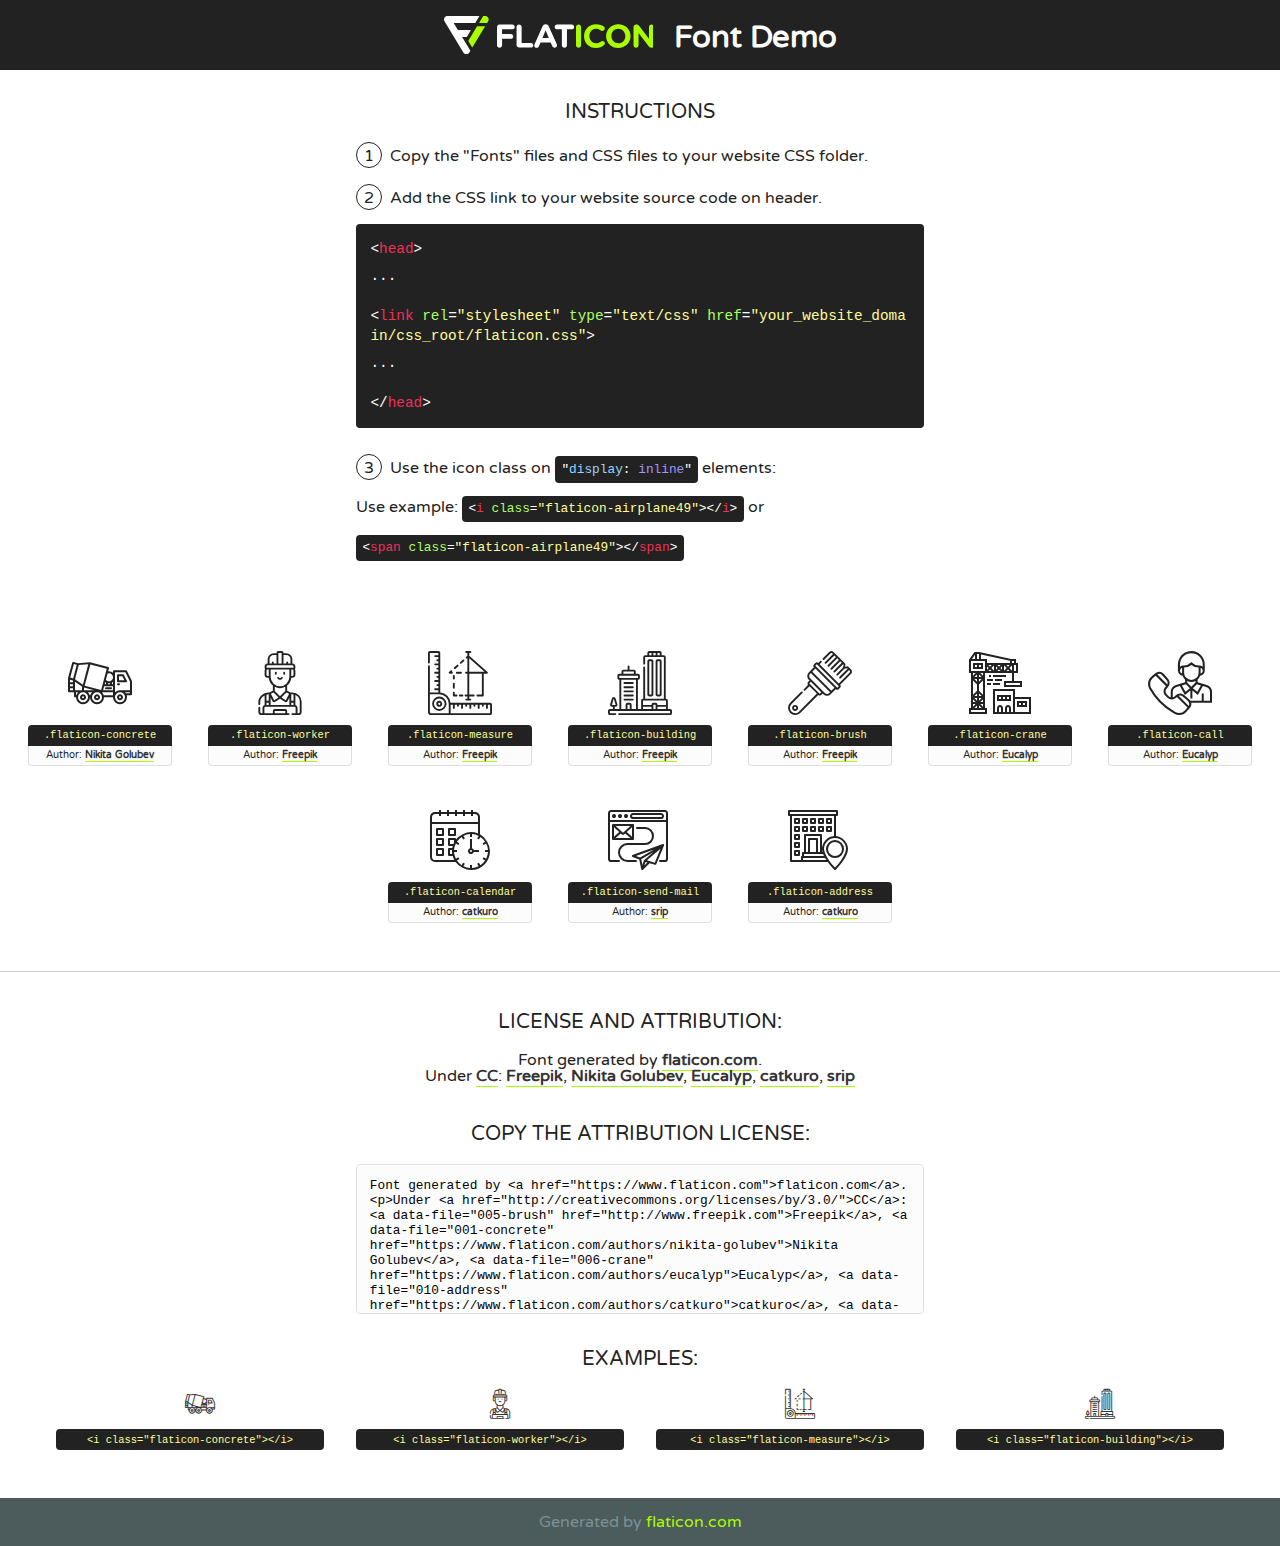
<file: lib/flaticon/font/flaticon.html>
<!DOCTYPE html>
<!--
  Flaticon icon font: Flaticon
  Creation date: 23/08/2020 07:24
-->
<html>
<!DOCTYPE html>
<html>

<head>
    <title>Flaticon WebFont</title>
    <link href="http://fonts.googleapis.com/css?family=Varela+Round" rel="stylesheet" type="text/css" />
    <link rel="stylesheet" type="text/css" href="flaticon.css">
    <meta charset="UTF-8">
    <style>
    html, body, div, span, applet, object, iframe,
    h1, h2, h3, h4, h5, h6, p, blockquote, pre,
    a, abbr, acronym, address, big, cite, code,
    del, dfn, em, img, ins, kbd, q, s, samp,
    small, strike, strong, sub, sup, tt, var,
    b, u, i, center,
    dl, dt, dd, ol, ul, li,
    fieldset, form, label, legend,
    table, caption, tbody, tfoot, thead, tr, th, td,
    article, aside, canvas, details, embed, 
    figure, figcaption, footer, header, hgroup, 
    menu, nav, output, ruby, section, summary,
    time, mark, audio, video {
        margin: 0;
        padding: 0;
        border: 0;
        font-size: 100%;
        font: inherit;
        vertical-align: baseline;
    }
    /* HTML5 display-role reset for older browsers */
    article, aside, details, figcaption, figure, 
    footer, header, hgroup, menu, nav, section {
        display: block;
    }
    body {
        line-height: 1;
    }
    ol, ul {
        list-style: none;
    }
    blockquote, q {
        quotes: none;
    }
    blockquote:before, blockquote:after,
    q:before, q:after {
        content: '';
        content: none;
    }
    table {
        border-collapse: collapse;
        border-spacing: 0;
    }
    body {
        font-family: 'Varela Round', Helvetica, Arial, sans-serif;
        font-size: 16px;
        color: #222;
    }
    a {
        color: #333;
        border-bottom: 1px solid #a9fd00;
        font-weight: bold;
        text-decoration: none;
    }
    * {
        -moz-box-sizing: border-box;
        -webkit-box-sizing: border-box;
        box-sizing: border-box;
        margin: 0;
        padding: 0;
    }
    [class^="flaticon-"]:before, [class*=" flaticon-"]:before, [class^="flaticon-"]:after, [class*=" flaticon-"]:after {
        font-family: Flaticon;
        font-size: 30px;
        font-style: normal;
        margin-left: 20px;
        color: #333;
    }
    .wrapper {
        max-width: 600px;
        margin: auto;
        padding: 0 1em;
    }
    .title {
        font-size: 1.25em;
        text-align: center;
        margin-bottom: 1em;
        text-transform: uppercase;
    }
    header {
        text-align: center;
        background-color: #222;
        color: #fff;
        padding: 1em;
    }
    header .logo {
        width: 210px;
        height: 38px;
        display: inline-block;
        vertical-align: middle;
        margin-right: 1em;
        border: none;
    }
    header strong {
        font-size: 1.95em;
        font-weight: bold;
        vertical-align: middle;
        margin-top: 5px;
        display: inline-block;
    }
    .demo {
        margin: 2em auto;
        line-height: 1.25em;
    }
    .demo ul li {
        margin-bottom: 1em;
    }
    .demo ul li .num {
        color: #222;
        border-radius: 20px;
        display: inline-block;
        width: 26px;
        padding: 3px;
        height: 26px;
        text-align: center;
        margin-right: 0.5em;
        border: 1px solid #222;
    }
    .demo ul li code {
        background-color: #222;
        border-radius: 4px;
        padding: 0.25em 0.5em;
        display: inline-block;
        color: #fff;
        font-family: Consolas,Monaco,Lucida Console,Liberation Mono,DejaVu Sans Mono,Bitstream Vera Sans Mono,Courier New, monospace;
        font-weight: lighter;
        margin-top: 1em;
        font-size: 0.8em;
        word-break: break-all;
    }
    .demo ul li code.big {
        padding: 1em;
        font-size: 0.9em;
    }
    .demo ul li code .red {
        color: #EF3159;
    }
    .demo ul li code .green {
        color: #ACFF65;
    }
    .demo ul li code .yellow {
        color: #FFFF99;
    }
    .demo ul li code .blue {
        color: #99D3FF;
    }
    .demo ul li code .purple {
        color: #A295FF;
    }
    .demo ul li code .dots {
        margin-top: 0.5em;
        display: block;
    }
    #glyphs {
        border-bottom: 1px solid #ccc;
        padding: 2em 0;
        text-align: center;
    }
    .glyph {
        display: inline-block;
        width: 9em;
        margin: 1em;
        text-align: center;
        vertical-align: top;
        background: #FFF;
    }
    .glyph .glyph-icon {
        padding: 10px;
        display: block;
        font-family:"Flaticon";
        font-size: 64px;
        line-height: 1;
    }
    .glyph .glyph-icon:before {
        font-size: 64px;
        color: #222;
        margin-left: 0;
    }
    .class-name {
        font-size: 0.65em;
        background-color: #222;
        color: #fff;
        border-radius: 4px 4px 0 0;
        padding: 0.5em;
        color: #FFFF99;
        font-family: Consolas,Monaco,Lucida Console,Liberation Mono,DejaVu Sans Mono,Bitstream Vera Sans Mono,Courier New, monospace;
    }
    .author-name {
        font-size: 0.6em;
        background-color: #fcfcfd;
        border: 1px solid #DEDEE4;
        border-top: 0;
        border-radius: 0 0 4px 4px;
        padding: 0.5em;
    }
    .class-name:last-child {
        font-size: 10px;
        color:#888;
    }
    .class-name:last-child a {
        font-size: 10px;
        color:#555;
    }
    .class-name:last-child a:hover {
        color:#a9fd00;
    }
    .glyph > input {
        display: block;
        width: 100px;
        margin: 5px auto;
        text-align: center;
        font-size: 12px;
        cursor: text;
    }
    .glyph > input.icon-input {
        font-family:"Flaticon";
        font-size: 16px;
        margin-bottom: 10px;
    }
    .attribution .title {
        margin-top: 2em;
    }
    .attribution textarea {
        background-color: #fcfcfd;
        padding: 1em;
        border: none;
        box-shadow: none;
        border: 1px solid #DEDEE4;
        border-radius: 4px;
        resize: none;
        width: 100%;
        height: 150px;
        font-size: 0.8em;
        font-family: Consolas,Monaco,Lucida Console,Liberation Mono,DejaVu Sans Mono,Bitstream Vera Sans Mono,Courier New, monospace;
        -webkit-appearance: none;
    }
    .iconsuse {
        margin: 2em auto;
        text-align: center;
        max-width: 1200px;
    }
    .iconsuse:after {
        content: '';
        display: table;
        clear: both;
    }
    .iconsuse .image {
        float: left;
        width: 25%;
        padding: 0 1em;
    }
    .iconsuse .image p {
        margin-bottom: 1em;
    }
    .iconsuse .image span {
        display: block;
        font-size: 0.65em;
        background-color: #222;
        color: #fff;
        border-radius: 4px;
        padding: 0.5em;
        color: #FFFF99;
        margin-top: 1em;
        font-family: Consolas,Monaco,Lucida Console,Liberation Mono,DejaVu Sans Mono,Bitstream Vera Sans Mono,Courier New, monospace;
    }
    #footer {
        text-align: center;
        background-color: #4C5B5C;
        color: #7c9192;
        padding: 1em;
    }
    #footer a {
        border: none;
        color: #a9fd00;
        font-weight: normal;
    }
    @media (max-width: 960px) {
        .iconsuse .image {
            width: 50%;
        }
    }
    @media (max-width: 560px) {
        .iconsuse .image {
            width: 100%;
        }
    }
    </style>
</head>

<body class="characters-off">

    <header>
        <a href="https://www.flaticon.com" target="_blank" class="logo">
            <svg version="1.1" xmlns="http://www.w3.org/2000/svg" xmlns:xlink="http://www.w3.org/1999/xlink" xmlns:a="http://ns.adobe.com/AdobeSVGViewerExtensions/3.0/" viewBox="0 0 560.875 102.036" enable-background="new 0 0 560.875 102.036" xml:space="preserve">
                <defs>
                </defs>
                <g>
                    <g class="letters">
                        <path fill="#ffffff" d="M141.596,29.675c0-3.777,2.985-6.767,6.764-6.767h34.438c3.426,0,6.15,2.728,6.15,6.15
                        c0,3.43-2.724,6.149-6.15,6.149h-27.674v13.091h23.719c3.429,0,6.151,2.724,6.151,6.15c0,3.43-2.723,6.149-6.151,6.149h-23.719
                        v17.574c0,3.773-2.986,6.761-6.764,6.761c-3.779,0-6.764-2.989-6.764-6.761V29.675z"></path>
                        <path fill="#ffffff" d="M193.844,29.149c0-3.781,2.985-6.767,6.764-6.767c3.776,0,6.763,2.985,6.763,6.767v42.957h25.039
                        c3.426,0,6.149,2.726,6.149,6.153c0,3.425-2.723,6.15-6.149,6.15h-31.802c-3.779,0-6.764-2.986-6.764-6.768V29.149z"></path>
                        <path fill="#ffffff" d="M241.891,75.71l21.438-48.407c1.492-3.341,4.215-5.357,7.906-5.357h0.792
                        c3.686,0,6.323,2.017,7.815,5.357l21.439,48.407c0.436,0.967,0.701,1.845,0.701,2.723c0,3.602-2.809,6.501-6.414,6.501
                        c-3.161,0-5.269-1.845-6.499-4.655l-4.132-9.661h-27.059l-4.301,10.102c-1.144,2.631-3.426,4.214-6.237,4.214
                        c-3.517,0-6.24-2.81-6.24-6.325C241.1,77.64,241.451,76.677,241.891,75.71z M279.932,58.666l-8.521-20.297l-8.526,20.297H279.932
                        z"></path>
                        <path fill="#ffffff" d="M314.864,35.387H301.86c-3.429,0-6.239-2.813-6.239-6.238c0-3.429,2.811-6.24,6.239-6.24h39.533
                        c3.426,0,6.237,2.811,6.237,6.24c0,3.425-2.811,6.238-6.237,6.238h-13.001v42.785c0,3.773-2.99,6.761-6.764,6.761
                        c-3.779,0-6.764-2.989-6.764-6.761V35.387z"></path>
                        <path fill="#A9FD00" d="M352.615,29.149c0-3.781,2.985-6.767,6.767-6.767c3.774,0,6.761,2.985,6.761,6.767v49.024
                        c0,3.773-2.987,6.761-6.761,6.761c-3.781,0-6.767-2.989-6.767-6.761V29.149z"></path>
                        <path fill="#A9FD00" d="M374.132,53.836v-0.179c0-17.481,13.178-31.801,32.065-31.801c9.22,0,15.459,2.458,20.557,6.238
                        c1.402,1.054,2.637,2.985,2.637,5.357c0,3.692-2.985,6.59-6.681,6.59c-1.845,0-3.071-0.702-4.044-1.319
                        c-3.776-2.813-7.729-4.393-12.562-4.393c-10.364,0-17.831,8.611-17.831,19.154v0.173c0,10.542,7.291,19.329,17.831,19.329
                        c5.715,0,9.492-1.756,13.359-4.834c1.049-0.874,2.458-1.491,4.039-1.491c3.429,0,6.325,2.813,6.325,6.236
                        c0,2.106-1.056,3.78-2.282,4.834c-5.539,4.834-12.036,7.733-21.878,7.733C387.572,85.464,374.132,71.493,374.132,53.836z"></path>
                        <path fill="#A9FD00" d="M433.009,53.836v-0.179c0-17.481,13.79-31.801,32.766-31.801c18.981,0,32.592,14.143,32.592,31.628v0.173
                        c0,17.483-13.785,31.807-32.769,31.807C446.625,85.464,433.009,71.32,433.009,53.836z M484.224,53.836v-0.179
                        c0-10.539-7.725-19.326-18.626-19.326c-10.893,0-18.449,8.611-18.449,19.154v0.173c0,10.542,7.73,19.329,18.626,19.329
                        C476.676,72.986,484.224,64.378,484.224,53.836z"></path>
                        <path fill="#A9FD00" d="M506.233,29.321c0-3.774,2.99-6.763,6.767-6.763h1.401c3.252,0,5.183,1.583,7.029,3.953l26.093,34.265
                        V29.059c0-3.692,2.99-6.677,6.681-6.677c3.683,0,6.671,2.985,6.671,6.677v48.934c0,3.78-2.987,6.765-6.764,6.765h-0.436
                        c-3.257,0-5.188-1.581-7.034-3.953l-27.056-35.492v32.944c0,3.687-2.985,6.676-6.678,6.676c-3.683,0-6.673-2.989-6.673-6.676
                        V29.321z"></path>
                    </g>
                    <g class="insignia">
                        <path fill="#ffffff" d="M48.372,56.137h12.517l11.156-18.537H37.186L25.688,18.539h57.825L94.668,0H9.271
                        C5.925,0,2.842,1.801,1.198,4.716c-1.644,2.907-1.593,6.482,0.134,9.343l50.38,83.501c1.678,2.781,4.689,4.476,7.938,4.476
                        c3.246,0,6.257-1.695,7.935-4.476l2.898-4.804L48.372,56.137z"></path>
                        <g class="i">
                            <path fill="#A9FD00" d="M93.575,18.539h0.031v0.004l21.652,0.004l2.705-4.488c1.727-2.861,1.778-6.436,0.133-9.343
                            C116.454,1.801,113.371,0,110.026,0h-5.294L93.575,18.539z"></path>
                            <polygon fill="#A9FD00" points="88.291,27.356 64.725,66.486 75.519,84.404 109.942,27.356"></polygon>
                        </g>
                    </g>
                </g>
            </svg>
        </a>
        <strong>Font Demo</strong>
    </header>


    <section class="demo wrapper">

        <p class="title">Instructions</p>

        <ul>
            <li>
                <span class="num">1</span>Copy the "Fonts" files and CSS files to your website CSS folder.
            </li>
            <li>
                <span class="num">2</span>Add the CSS link to your website source code on header.
                <code class="big">
                    &lt;<span class="red">head</span>&gt;
                    <br/><span class="dots">...</span>
                    <br/>&lt;<span class="red">link</span> <span class="green">rel</span>=<span class="yellow">"stylesheet"</span> <span class="green">type</span>=<span class="yellow">"text/css"</span> <span class="green">href</span>=<span class="yellow">"your_website_domain/css_root/flaticon.css"</span>&gt;
                    <br/><span class="dots">...</span>
                    <br/>&lt;/<span class="red">head</span>&gt;
                </code>
            </li>

            <li>
                <p>
                    <span class="num">3</span>Use the icon class on <code>"<span class="blue">display</span>:<span class="purple"> inline</span>"</code> elements:
                    <br />
                    Use example: <code>&lt;<span class="red">i</span> <span class="green">class</span>=<span class="yellow">&quot;flaticon-airplane49&quot;</span>&gt;&lt;/<span class="red">i</span>&gt;</code> or <code>&lt;<span class="red">span</span> <span class="green">class</span>=<span class="yellow">&quot;flaticon-airplane49&quot;</span>&gt;&lt;/<span class="red">span</span>&gt;</code>
            </li>
        </ul>

    </section>




   <section id="glyphs">          
    
      
        <div class="glyph"><div class="glyph-icon flaticon-concrete"></div>
            <div class="class-name">.flaticon-concrete</div>
            <div class="author-name">Author: <a data-file="001-concrete" href="https://www.flaticon.com/authors/nikita-golubev">Nikita Golubev</a> </div> 
        </div>        
        
        <div class="glyph"><div class="glyph-icon flaticon-worker"></div>
            <div class="class-name">.flaticon-worker</div>
            <div class="author-name">Author: <a data-file="002-worker" href="http://www.freepik.com">Freepik</a> </div> 
        </div>        
        
        <div class="glyph"><div class="glyph-icon flaticon-measure"></div>
            <div class="class-name">.flaticon-measure</div>
            <div class="author-name">Author: <a data-file="003-measure" href="http://www.freepik.com">Freepik</a> </div> 
        </div>        
        
        <div class="glyph"><div class="glyph-icon flaticon-building"></div>
            <div class="class-name">.flaticon-building</div>
            <div class="author-name">Author: <a data-file="004-building" href="http://www.freepik.com">Freepik</a> </div> 
        </div>        
        
        <div class="glyph"><div class="glyph-icon flaticon-brush"></div>
            <div class="class-name">.flaticon-brush</div>
            <div class="author-name">Author: <a data-file="005-brush" href="http://www.freepik.com">Freepik</a> </div> 
        </div>        
        
        <div class="glyph"><div class="glyph-icon flaticon-crane"></div>
            <div class="class-name">.flaticon-crane</div>
            <div class="author-name">Author: <a data-file="006-crane" href="https://www.flaticon.com/authors/eucalyp">Eucalyp</a> </div> 
        </div>        
        
        <div class="glyph"><div class="glyph-icon flaticon-call"></div>
            <div class="class-name">.flaticon-call</div>
            <div class="author-name">Author: <a data-file="007-call" href="https://www.flaticon.com/authors/eucalyp">Eucalyp</a> </div> 
        </div>        
        
        <div class="glyph"><div class="glyph-icon flaticon-calendar"></div>
            <div class="class-name">.flaticon-calendar</div>
            <div class="author-name">Author: <a data-file="008-calendar" href="https://www.flaticon.com/authors/catkuro">catkuro</a> </div> 
        </div>        
        
        <div class="glyph"><div class="glyph-icon flaticon-send-mail"></div>
            <div class="class-name">.flaticon-send-mail</div>
            <div class="author-name">Author: <a data-file="009-send-mail" href="https://www.flaticon.com/authors/srip">srip</a> </div> 
        </div>        
        
        <div class="glyph"><div class="glyph-icon flaticon-address"></div>
            <div class="class-name">.flaticon-address</div>
            <div class="author-name">Author: <a data-file="010-address" href="https://www.flaticon.com/authors/catkuro">catkuro</a> </div> 
        </div>        
        

    </section>



    <section class="attribution wrapper"   style="text-align:center;">

      <div class="title">License and attribution:</div><div class="attrDiv">Font generated by <a href="https://www.flaticon.com">flaticon.com</a>. <div><p>Under <a href="http://creativecommons.org/licenses/by/3.0/">CC</a>: <a data-file="005-brush" href="http://www.freepik.com">Freepik</a>, <a data-file="001-concrete" href="https://www.flaticon.com/authors/nikita-golubev">Nikita Golubev</a>, <a data-file="006-crane" href="https://www.flaticon.com/authors/eucalyp">Eucalyp</a>, <a data-file="010-address" href="https://www.flaticon.com/authors/catkuro">catkuro</a>, <a data-file="009-send-mail" href="https://www.flaticon.com/authors/srip">srip</a></p>  </div>
      </div>
      <div class="title">Copy the Attribution License:</div>

    <textarea onclick="this.focus();this.select();">Font generated by &lt;a href=&quot;https://www.flaticon.com&quot;&gt;flaticon.com&lt;/a&gt;. <p>Under <a href="http://creativecommons.org/licenses/by/3.0/">CC</a>: <a data-file="005-brush" href="http://www.freepik.com">Freepik</a>, <a data-file="001-concrete" href="https://www.flaticon.com/authors/nikita-golubev">Nikita Golubev</a>, <a data-file="006-crane" href="https://www.flaticon.com/authors/eucalyp">Eucalyp</a>, <a data-file="010-address" href="https://www.flaticon.com/authors/catkuro">catkuro</a>, <a data-file="009-send-mail" href="https://www.flaticon.com/authors/srip">srip</a></p>  
     </textarea>

    </section>

    <section class="iconsuse">

          <div class="title">Examples:</div>            
             
            <div class="image">
                <p>
                    <i class="glyph-icon flaticon-concrete"></i> 
                    <span>&lt;i class=&quot;flaticon-concrete&quot;&gt;&lt;/i&gt;</span>
                </p>
            </div>
            
            <div class="image">
                <p>
                    <i class="glyph-icon flaticon-worker"></i> 
                    <span>&lt;i class=&quot;flaticon-worker&quot;&gt;&lt;/i&gt;</span>
                </p>
            </div>
            
            <div class="image">
                <p>
                    <i class="glyph-icon flaticon-measure"></i> 
                    <span>&lt;i class=&quot;flaticon-measure&quot;&gt;&lt;/i&gt;</span>
                </p>
            </div>
            
            <div class="image">
                <p>
                    <i class="glyph-icon flaticon-building"></i> 
                    <span>&lt;i class=&quot;flaticon-building&quot;&gt;&lt;/i&gt;</span>
                </p>
            </div>
                       
        </div>
                            
    </section>

<div id="footer">
    <div>Generated by <a href="https://www.flaticon.com">flaticon.com</a>
    </div>
</div>



</body>
</html>
</file>
<file: lib/flaticon/font/flaticon.css>
/*
  	Flaticon icon font: Flaticon
  	Creation date: 23/08/2020 07:24
  	*/

@font-face {
  font-family: "Flaticon";
  src: url("./Flaticon.eot");
  src: url("./Flaticon.eot?#iefix") format("embedded-opentype"),
       url("./Flaticon.woff2") format("woff2"),
       url("./Flaticon.woff") format("woff"),
       url("./Flaticon.ttf") format("truetype"),
       url("./Flaticon.svg#Flaticon") format("svg");
  font-weight: normal;
  font-style: normal;
}

@media screen and (-webkit-min-device-pixel-ratio:0) {
  @font-face {
    font-family: "Flaticon";
    src: url("./Flaticon.svg#Flaticon") format("svg");
  }
}

[class^="flaticon-"]:before, [class*=" flaticon-"]:before,
[class^="flaticon-"]:after, [class*=" flaticon-"]:after {   
  font-family: Flaticon;
        font-size: 20px;
font-style: normal;
margin-left: 20px;
}

.flaticon-concrete:before { content: "\f100"; }
.flaticon-worker:before { content: "\f101"; }
.flaticon-measure:before { content: "\f102"; }
.flaticon-building:before { content: "\f103"; }
.flaticon-brush:before { content: "\f104"; }
.flaticon-crane:before { content: "\f105"; }
.flaticon-call:before { content: "\f106"; }
.flaticon-calendar:before { content: "\f107"; }
.flaticon-send-mail:before { content: "\f108"; }
.flaticon-address:before { content: "\f109"; }
</file>
<file: css/style.css>
/*******************************/
/********* General CSS *********/
/*******************************/
body {
    color: #666666;
    background: #E8DCC8;
    font-family: 'Poppins', sans-serif;
    font-weight: 400;
}

h1,
h2,
h3,
h4,
h5,
h6 {
    color: #2F3E46;
}

.brand-style {
    display: flex;
    align-items: center;
    gap: 12px;
    text-decoration: none !important;
    transition: all 0.3s ease;
}

.brand-style img {
    max-height: 35px;
    width: auto;
    object-fit: contain;
    filter: drop-shadow(0 2px 4px rgba(0, 0, 0, 0.2));
}

.brand-style span {
    font-family: 'Poppins', sans-serif;
    font-weight: 800;
    font-size: 20px;
    text-transform: uppercase;
    color: #fdbe33 !important;
    letter-spacing: 2px;
    text-shadow: 2px 2px 4px rgba(0, 0, 0, 0.3);
}

.brand-style:hover {
    color: #ffffff !important;
    text-shadow: 2px 2px 6px rgba(0, 0, 0, 0.5);
    transform: scale(1.05);
    text-decoration: none;
}

.brand-style::after {
    display: none !important;
}

a {
    color: #666666;
    transition: .3s;
}

a:hover,
a:active,
a:focus {
    color: #C9A227;
    outline: none;
    text-decoration: none;
}

.btn:focus {
    box-shadow: none;
}

.wrapper {
    position: relative;
    width: 100%;
    max-width: 1366px;
    margin: 0 auto;
    background: #ffffff;
}

.back-to-top {
    position: fixed;
    display: none;
    background: #C9A227;
    color: #121518;
    width: 44px;
    height: 44px;
    text-align: center;
    line-height: 1;
    font-size: 22px;
    right: 15px;
    bottom: 15px;
    transition: background 0.5s;
    z-index: 9;
}

.back-to-top:hover {
    color: #C9A227;
    background: #2F3E46;
}

.back-to-top i {
    padding-top: 10px;
}

.btn {
    transition: .3s;
}


/**********************************/
/********** Top Bar CSS ***********/
/**********************************/
.top-bar {
    position: relative;
    height: 90px;
    background: #C9A227;
}

.top-bar .logo {
    padding: 15px 0;
    text-align: left;
    overflow: hidden;
}

.top-bar .logo h1 {
    margin: 0;
    color: #2F3E46;
    font-size: 60px;
    line-height: 60px;
    font-weight: 700;
}

.top-bar .logo img {
    max-width: 100%;
    max-height: 60px;
}

.top-bar .top-bar-item {
    display: flex;
    align-items: center;
    justify-content: flex-end;
}

.top-bar .top-bar-icon {
    width: 40px;
    display: flex;
    align-items: center;
    justify-content: center;
}

.top-bar .top-bar-icon [class^="flaticon-"]::before {
    margin: 0;
    color: #2F3E46;
    font-size: 40px;
}

.top-bar .top-bar-text {
    padding-left: 15px;
}

.top-bar .top-bar-text h3 {
    margin: 0 0 5px 0;
    color: #2F3E46;
    font-size: 16px;
    font-weight: 400;
}

.top-bar .top-bar-text p {
    margin: 0;
    color: #2F3E46;
    font-size: 13px;
    font-weight: 400;
}

@media (min-width: 992px) {
    .top-bar {
        padding: 0 60px;
    }
}

@media (max-width: 991.98px) {
    .top-bar .logo {
        text-align: center;
    }
}


/**********************************/
/*********** Nav Bar CSS **********/
/**********************************/
.nav-bar {
    position: relative;
    background: #2F3E46;
    transition: .3s;
}

.nav-bar .container-fluid {
    padding: 0;
}

.nav-bar.nav-sticky {
    position: fixed;
    top: 0;
    width: 100%;
    max-width: 1366px;
    box-shadow: 0 2px 5px rgba(0, 0, 0, .3);
    z-index: 999;
}

.nav-bar .navbar {
    height: 100%;
    background: #2F3E46 !important;
}

.navbar-dark .navbar-nav .nav-link,
.navbar-dark .navbar-nav .nav-link:focus,
.navbar-dark .navbar-nav .nav-link:hover,
.navbar-dark .navbar-nav .nav-link.active {
    padding: 10px 10px 8px 10px;
    color: #ffffff;
}

.navbar-dark .navbar-nav .nav-link:hover,
.navbar-dark .navbar-nav .nav-link.active {
    color: #C9A227;
    transition: none;
}

.nav-bar .dropdown-menu {
    margin-top: 0;
    border: 0;
    border-radius: 0;
    background: #f8f9fa;
}

.nav-bar .btn {
    color: #ffffff;
    border: 2px solid #ffffff;
    border-radius: 0;
}

.nav-bar .btn:hover {
    color: #2F3E46;
    background: #C9A227;
    border-color: #C9A227;
}

@media (min-width: 992px) {
    .nav-bar {
        padding: 0 75px;
    }

    .nav-bar.nav-sticky {
        padding: 0;
    }

    .nav-bar .navbar {
        padding: 20px;
    }

    .brand-style img {
        max-height: 40px;
    }

    .brand-style span {
        font-size: 24px;
    }

    .nav-bar a.nav-link {
        padding: 8px 15px;
        font-size: 15px;
        text-transform: uppercase;
    }
}

@media (max-width: 991.98px) {
    .nav-bar .navbar {
        padding: 15px;
    }

    .nav-bar .navbar-collapse {
        position: absolute;
        width: 100%;
        top: 100%;
        left: 0;
        padding: 0 15px 15px 15px;
        background: #2F3E46;
        z-index: 1000;
    }

    .brand-style img {
        max-height: 30px;
    }

    .brand-style span {
        font-size: 18px;
    }

    .nav-bar .navbar-brand:hover,
    .brand-style:hover {
        color: #ffffff !important;
    }

    .nav-bar a.nav-link {
        padding: 5px;
    }

    .nav-bar .dropdown-menu {
        box-shadow: none;
    }

    .nav-bar .btn {
        display: none;
    }

    .navbar-collapse.show .btn {
        display: block !important;
        width: calc(100% - 40px);
        margin: 10px 20px;
        text-align: center;
    }
}

@media (min-width: 1024px) and (max-width: 1200px) {
    .navbar-toggler {
        display: block !important;
        position: absolute;
        right: 15px;
        top: 50%;
        transform: translateY(-50%);
    }

    .navbar-collapse {
        display: none !important;
        position: absolute;
        top: 100%;
        left: 0;
        right: 0;
        background: #2F3E46;
        z-index: 1000;
    }

    .navbar-collapse.show {
        display: block !important;
    }

    .navbar-nav.mr-auto {
        display: none !important;
    }

    .navbar-collapse.show .navbar-nav.mr-auto {
        display: block !important;
        width: 100%;
    }

    .navbar-collapse.show .navbar-nav .nav-link {
        padding: 15px 20px;
        border-bottom: 1px solid rgba(255, 255, 255, 0.1);
    }

    .ml-auto {
        display: none !important;
    }

    .navbar-collapse.show .ml-auto {
        display: block !important;
        width: 100%;
    }

    .navbar-collapse.show .ml-auto .btn {
        display: block !important;
        width: 100%;
        margin: 10px 20px;
        text-align: center;
    }
}


/*******************************/
/******** Carousel CSS *********/
/*******************************/
.carousel {
    position: relative;
    width: 100%;
    height: calc(100vh - 170px);
    min-height: 400px;
    margin: 0 auto;
    text-align: center;
    overflow: hidden;
}

.carousel .carousel-inner,
.carousel .carousel-item {
    position: relative;
    width: 100%;
    height: 100%;
}

.carousel .carousel-item img {
    width: 100%;
    height: 100%;
    object-fit: cover;
}

.carousel .carousel-item::after {
    position: absolute;
    content: "";
    width: 100%;
    height: 100%;
    top: 0;
    left: 0;
    background: rgba(0, 0, 0, .3);
    z-index: 1;
}

.carousel .carousel-caption {
    position: absolute;
    top: 0;
    bottom: 0;
    display: flex;
    align-items: center;
    justify-content: center;
    flex-direction: column;
    height: calc(100vh - 170px);
    min-height: 400px;
}

.carousel .carousel-caption p {
    color: #ffffff;
    font-size: 30px;
    margin-bottom: 15px;
    letter-spacing: 1px;
}

.carousel .carousel-caption h1 {
    color: #ffffff;
    font-size: 60px;
    font-weight: 700;
    margin-bottom: 35px;
}

.carousel .carousel-caption .btn {
    padding: 15px 35px;
    font-size: 18px;
    font-weight: 500;
    letter-spacing: 1px;
    text-transform: uppercase;
    color: #ffffff;
    background: transparent;
    border: 2px solid #ffffff;
    border-radius: 0;
    transition: .3s;
}

.carousel .carousel-caption .btn:hover {
    color: #2F3E46;
    background: #C9A227;
    border-color: #C9A227;
}

@media (max-width: 767.98px) {
    .carousel .carousel-caption h1 {
        font-size: 40px;
        font-weight: 700;
    }

    .carousel .carousel-caption p {
        font-size: 20px;
    }

    .carousel .carousel-caption .btn {
        padding: 12px 30px;
        font-size: 18px;
        font-weight: 500;
        letter-spacing: 0;
    }
}

@media (max-width: 575.98px) {
    .carousel .carousel-caption h1 {
        font-size: 30px;
        font-weight: 500;
    }

    .carousel .carousel-caption p {
        font-size: 16px;
    }

    .carousel .carousel-caption .btn {
        padding: 10px 25px;
        font-size: 16px;
        font-weight: 400;
        letter-spacing: 0;
    }
}

.carousel .animated {
    -webkit-animation-duration: 1.5s;
    animation-duration: 1.5s;
}


/*******************************/
/******* Page Header CSS *******/
/*******************************/
.page-header {
    position: relative;
    margin-bottom: 45px;
    padding: 90px 0;
    text-align: center;
    background: #C9A227;
}

.page-header h2 {
    position: relative;
    color: #2F3E46;
    font-size: 60px;
    font-weight: 700;
    margin-bottom: 20px;
    padding-bottom: 5px;
}

.page-header h2::after {
    position: absolute;
    content: "";
    width: 100px;
    height: 2px;
    left: calc(50% - 50px);
    bottom: 0;
    background: #2F3E46;
}

.page-header a {
    position: relative;
    padding: 0 12px;
    font-size: 22px;
    color: #2F3E46;
}

.page-header a:hover {
    color: #ffffff;
}

.page-header a::after {
    position: absolute;
    content: "/";
    width: 8px;
    height: 8px;
    top: -2px;
    right: -7px;
    text-align: center;
    color: #121518;
}

.page-header a:last-child::after {
    display: none;
}

@media (max-width: 991.98px) {
    .page-header {
        padding: 60px 0;
    }

    .page-header h2 {
        font-size: 45px;
    }

    .page-header a {
        font-size: 20px;
    }
}

@media (max-width: 767.98px) {
    .page-header {
        padding: 45px 0;
    }

    .page-header h2 {
        font-size: 35px;
    }

    .page-header a {
        font-size: 18px;
    }
}


/*******************************/
/******* Section Header ********/
/*******************************/
.section-header {
    position: relative;
    width: 100%;
    margin-bottom: 45px;
}

.section-header p {
    color: #C9A227;
    font-size: 18px;
    font-weight: 600;
    margin-bottom: 5px;
}

.section-header h2 {
    margin: 0;
    position: relative;
    font-size: 50px;
    font-weight: 700;
}

@media (max-width: 767.98px) {
    .section-header h2 {
        font-size: 30px;
    }
}


/*******************************/
/********* Feature CSS *********/
/*******************************/
.feature {
    position: relative;
    margin-bottom: 45px;
}

.feature .col-md-12 {
    background: #2F3E46;
}

.feature .col-md-12:nth-child(2n) {
    color: #2F3E46;
    background: #C9A227;
}

.feature .feature-item {
    min-height: 250px;
    padding: 30px;
    display: flex;
    align-items: center;
    justify-content: flex-start;
}

.feature .feature-icon {
    position: relative;
    width: 60px;
    display: flex;
    align-items: center;
    justify-content: center;
}

.feature .feature-icon::before {
    position: absolute;
    content: "";
    width: 80px;
    height: 80px;
    top: -20px;
    left: -10px;
    border: 2px dotted #ffffff;
    border-radius: 60px;
    z-index: 1;
}

.feature .feature-icon::after {
    position: absolute;
    content: "";
    width: 79px;
    height: 79px;
    top: -18px;
    left: -9px;
    background: #2F3E46;
    border-radius: 60px;
    z-index: 2;
}

.feature .col-md-12:nth-child(2n) .feature-icon::after {
    background: #C9A227;
}

.feature .feature-icon [class^="flaticon-"]::before {
    position: relative;
    margin: 0;
    color: #C9A227;
    font-size: 60px;
    line-height: 60px;
    z-index: 3;
}

.feature .feature-text {
    padding-left: 30px;
}

.feature .feature-text h3 {
    margin: 0 0 10px 0;
    color: #C9A227;
    font-size: 25px;
    font-weight: 600;
}

.feature .feature-text p {
    margin: 0;
    color: #C9A227;
    font-size: 18px;
    font-weight: 400;
}

.feature .col-md-12:nth-child(2n) [class^="flaticon-"]::before,
.feature .col-md-12:nth-child(2n) h3,
.feature .col-md-12:nth-child(2n) p {
    color: #2F3E46;
}


/*******************************/
/********** About CSS **********/
/*******************************/
.about {
    position: relative;
    width: 100%;
    padding: 45px 0;
}

.about .section-header {
    margin-bottom: 30px;
}

.about .about-img {
    position: relative;
    height: 100%;
}

.about .about-img img {
    width: 100%;
    height: 100%;
    object-fit: cover;
}

.about .about-text p {
    font-size: 16px;
}

.about .about-text a.btn {
    position: relative;
    margin-top: 15px;
    padding: 15px 35px;
    font-size: 16px;
    font-weight: 500;
    letter-spacing: 1px;
    color: #2F3E46;
    border-radius: 0;
    background: #C9A227;
    transition: .3s;
}

.about .about-text a.btn:hover {
    color: #C9A227;
    background: #2F3E46;
}

@media (max-width: 767.98px) {
    .about .about-img {
        margin-bottom: 30px;
        height: auto;
    }
}


/*******************************/
/********** Fact CSS ***********/
/*******************************/
.fact {
    position: relative;
    width: 100%;
    padding: 45px 0;
}

.fact .col-6,
.fact .col-12 {
    display: flex;
    align-items: flex-start;
}

.fact .fact-icon {
    position: relative;
    margin: 7px 15px 0 15px;
    width: 60px;
    display: flex;
    align-items: center;
    justify-content: center;
}

.fact .fact-icon [class^="flaticon-"]::before {
    margin: 0;
    font-size: 60px;
    line-height: 60px;
    background-image: linear-gradient(#ffffff, #C9A227);
    -webkit-background-clip: text;
    background-clip: text;
    -webkit-text-fill-color: transparent;
}

.fact .fact-right .fact-icon [class^="flaticon-"]::before {
    background-image: linear-gradient(#ffffff, #2F3E46);
}

.fact .fact-left,
.fact .fact-right {
    padding-top: 60px;
    padding-bottom: 60px;
}

.fact .fact-text h2 {
    font-size: 35px;
    font-weight: 700;
}

.fact .fact-text p {
    margin: 0;
    font-size: 16px;
    font-weight: 600;
    text-transform: uppercase;
}

@media (max-width: 575.98px) {

    .fact .fact-left,
    .fact .fact-right {
        padding-top: 30px;
        padding-bottom: 30px;
    }

    .fact [class*="col-"] {
        margin-bottom: 30px;
    }

    .fact [class*="col-"]:last-child {
        margin-bottom: 0;
    }
}

.fact .fact-left {
    color: #C9A227;
    background: #2F3E46;
}

.fact .fact-right {
    color: #2F3E46;
    background: #C9A227;
}

.fact .fact-left h2 {
    color: #C9A227;
}


/*******************************/
/********* Service CSS *********/
/*******************************/
.service {
    position: relative;
    width: 100%;
    padding: 45px 0 15px 0;
}

.service .service-item {
    position: relative;
    width: 100%;
    text-align: center;
    margin-bottom: 30px;
}

.service .service-img {
    position: relative;
    overflow: hidden;
}

.service .service-img img {
    width: 100%;
}

.service .service-overlay {
    position: absolute;
    width: 100%;
    height: 100%;
    top: 0;
    left: 0;
    padding: 30px;
    display: flex;
    align-items: center;
    justify-content: center;
    background: rgba(47, 62, 70, .7);
    transition: .5s;
    opacity: 0;
}

.service .service-item:hover .service-overlay {
    opacity: 1;
}

.service .service-overlay p {
    margin: 0;
    color: #ffffff;
}

.service .service-text {
    display: flex;
    align-items: center;
    height: 60px;
    background: #2F3E46;
    overflow: hidden;
    white-space: nowrap;
    text-overflow: ellipsis;
}

.service .service-text h3 {
    margin: 0;
    padding: 0 15px 0 25px;
    width: calc(100% - 60px);
    font-size: 20px;
    font-weight: 700;
    color: #C9A227;
    text-align: left;
    overflow: hidden;
    white-space: nowrap;
    text-overflow: ellipsis;
}

.service .service-item a.btn {
    width: 60px;
    height: 60px;
    padding: 3px 0 0 3px;
    display: flex;
    align-items: center;
    justify-content: center;
    font-size: 60px;
    line-height: 60px;
    font-weight: 100;
    color: #2F3E46;
    background: #C9A227;
    border-radius: 0;
    transition: .3s;
}

.service .service-item:hover a.btn {
    color: #ffffff;
}


/*******************************/
/********** Video CSS **********/
/*******************************/
.video {
    position: relative;
    margin: 45px 0;
    height: 100%;
    min-height: 500px;
    background: linear-gradient(rgba(47, 62, 70, .9), rgba(47, 62, 70, .9)), url(../img/carousel-1.jpg);
    background-attachment: fixed;
    background-position: center;
    background-repeat: no-repeat;
    background-size: cover;
}

.video .btn-play {
    position: absolute;
    z-index: 1;
    top: 50%;
    left: 50%;
    transform: translateX(-50%) translateY(-50%);
    box-sizing: content-box;
    display: block;
    width: 32px;
    height: 44px;
    border-radius: 50%;
    border: none;
    outline: none;
    padding: 18px 20px 18px 28px;
}

.video .btn-play:before {
    content: "";
    position: absolute;
    z-index: 0;
    left: 50%;
    top: 50%;
    transform: translateX(-50%) translateY(-50%);
    display: block;
    width: 100px;
    height: 100px;
    background: #C9A227;
    border-radius: 50%;
    animation: pulse-border 1500ms ease-out infinite;
}

.video .btn-play:after {
    content: "";
    position: absolute;
    z-index: 1;
    left: 50%;
    top: 50%;
    transform: translateX(-50%) translateY(-50%);
    display: block;
    width: 100px;
    height: 100px;
    background: #C9A227;
    border-radius: 50%;
    transition: all 200ms;
}

.video .btn-play:hover:after {
    background-color: darken(#C9A227, 10%);
}

.video .btn-play img {
    position: relative;
    z-index: 3;
    max-width: 100%;
    width: auto;
    height: auto;
}

.video .btn-play span {
    display: block;
    position: relative;
    z-index: 3;
    width: 0;
    height: 0;
    border-left: 32px solid #2F3E46;
    border-top: 22px solid transparent;
    border-bottom: 22px solid transparent;
}

@keyframes pulse-border {
    0% {
        transform: translateX(-50%) translateY(-50%) translateZ(0) scale(1);
        opacity: 1;
    }

    100% {
        transform: translateX(-50%) translateY(-50%) translateZ(0) scale(1.5);
        opacity: 0;
    }
}

#videoModal .modal-dialog {
    position: relative;
    max-width: 800px;
    margin: 60px auto 0 auto;
}

#videoModal .modal-body {
    position: relative;
    padding: 0px;
}

#videoModal .close {
    position: absolute;
    width: 30px;
    height: 30px;
    right: 0px;
    top: -30px;
    z-index: 999;
    font-size: 30px;
    font-weight: normal;
    color: #ffffff;
    background: #000000;
    opacity: 1;
}


/*******************************/
/*********** Team CSS **********/
/*******************************/
.team {
    position: relative;
    width: 100%;
    padding: 45px 0 15px 0;
}

.team .team-item {
    position: relative;
    margin-bottom: 30px;
    overflow: hidden;
}

.team .team-img {
    position: relative;
}

.team .team-img img {
    width: 100%;
}

.team .team-text {
    position: relative;
    padding: 25px 15px;
    text-align: center;
    background: #2F3E46;
    transition: .5s;
}

.team .team-text h2 {
    font-size: 20px;
    font-weight: 600;
    color: #C9A227;
    transition: .5s;
}

.team .team-text p {
    margin: 0;
    color: #ffffff;
}

.team .team-item:hover .team-text {
    background: #C9A227;
}

.team .team-item:hover .team-text h2 {
    color: #2F3E46;
    letter-spacing: 1px;
}

.team .team-social {
    position: absolute;
    width: 100px;
    top: 0;
    left: -50px;
    display: flex;
    flex-direction: column;
    font-size: 0;
}

.team .team-social a {
    position: relative;
    left: 0;
    width: 50px;
    height: 50px;
    display: flex;
    align-items: center;
    justify-content: center;
    font-size: 18px;
    color: #ffffff;
}

.team .team-item:hover .team-social a:first-child {
    background: #00acee;
    left: 50px;
    transition: .3s 0s;
}

.team .team-item:hover .team-social a:nth-child(2) {
    background: #3b5998;
    left: 50px;
    transition: .3s .1s;
}

.team .team-item:hover .team-social a:nth-child(3) {
    background: #0e76a8;
    left: 50px;
    transition: .3s .2s;
}

.team .team-item:hover .team-social a:nth-child(4) {
    background: #3f729b;
    left: 50px;
    transition: .3s .3s;
}


/*******************************/
/*********** FAQs CSS **********/
/*******************************/
.faqs {
    position: relative;
    width: 100%;
    padding: 45px 0;
}

.faqs .row {
    position: relative;
}

.faqs .row::after {
    position: absolute;
    content: "";
    width: 1px;
    height: 100%;
    top: 0;
    left: calc(50% - .5px);
    background: #C9A227;
}

.faqs #accordion-1 {
    padding-right: 15px;
}

.faqs #accordion-2 {
    padding-left: 15px;
}

@media(max-width: 767.98px) {
    .faqs .row::after {
        display: none;
    }

    .faqs #accordion-1,
    .faqs #accordion-2 {
        padding: 0;
    }

    .faqs #accordion-2 {
        padding-top: 15px;
    }
}

.faqs .card {
    margin-bottom: 15px;
    border: none;
    border-radius: 0;
}

.faqs .card:last-child {
    margin-bottom: 0;
}

.faqs .card-header {
    padding: 0;
    border: none;
    background: #ffffff;
}

.faqs .card-header a {
    display: block;
    padding: 10px 25px;
    width: 100%;
    color: #121518;
    font-size: 16px;
    line-height: 40px;
    border: 1px solid rgba(0, 0, 0, .1);
    transition: .5s;
}

.faqs .card-header [data-toggle="collapse"][aria-expanded="true"] {
    background: #C9A227;
}

.faqs .card-header [data-toggle="collapse"]:after {
    font-family: 'font Awesome 5 Free';
    content: "\f067";
    float: right;
    color: #C9A227;
    font-size: 12px;
    font-weight: 900;
    transition: .5s;
}

.faqs .card-header [data-toggle="collapse"][aria-expanded="true"]:after {
    font-family: 'font Awesome 5 Free';
    content: "\f068";
    float: right;
    color: #2F3E46;
    font-size: 12px;
    font-weight: 900;
    transition: .5s;
}

.faqs .card-body {
    padding: 20px 25px;
    font-size: 16px;
    background: #ffffff;
    border: 1px solid rgba(0, 0, 0, .1);
    border-top: none;
}


/*******************************/
/******* Testimonial CSS *******/
/*******************************/
.testimonial {
    position: relative;
    margin: 45px 0;
    padding: 90px 0;
    text-align: center;
    background: linear-gradient(rgba(47, 62, 70, .9), rgba(47, 62, 70, .9)), url(../img/carousel-1.jpg);
    background-attachment: fixed;
    background-position: center;
    background-repeat: no-repeat;
    background-size: cover;
}

.testimonial .container {
    max-width: 760px;
}

.about-page .testimonial {
    padding-bottom: 90px;
}

.testimonial .testimonial-slider-nav {
    position: relative;
    width: 300px;
    margin: 0 auto;
}

.testimonial .testimonial-slider-nav .slick-slide {
    position: relative;
    opacity: 0;
    transition: .5s;
}

.testimonial .testimonial-slider-nav .slick-active {
    opacity: 1;
    transform: scale(1.3);
}

.testimonial .testimonial-slider-nav .slick-center {
    transform: scale(1.8);
    z-index: 1;
}

.testimonial .testimonial-slider-nav .slick-slide img {
    position: relative;
    display: block;
    margin-top: 37px;
    width: 100%;
    height: auto;
    border-radius: 100px;
}

.testimonial .testimonial-slider {
    position: relative;
    margin-top: 15px;
    padding-top: 50px;
}

.testimonial .testimonial-slider::before {
    position: absolute;
    content: "";
    width: 60px;
    height: 50px;
    top: 0;
    left: calc(50% - 30px);
    background: url(../img/quote.png) top center no-repeat;
}

.testimonial .testimonial-slider h3 {
    color: #C9A227;
    font-size: 22px;
    font-weight: 700;
}

.testimonial .testimonial-slider h4 {
    font-size: 14px;
    font-weight: 300;
    color: #ffffff;
    font-style: italic;
    margin-bottom: 10px;
}

.testimonial .testimonial-slider p {
    color: #ffffff;
    font-size: 16px;
    font-weight: 300;
    margin: 0;
}


/*******************************/
/*********** Blog CSS **********/
/*******************************/
.blog {
    position: relative;
    width: 100%;
    padding: 45px 0 15px 0;
}

.blog .blog-item {
    position: relative;
    width: 100%;
    text-align: center;
    margin-bottom: 30px;
}

.blog .blog-img {
    position: relative;
    overflow: hidden;
}

.blog .blog-img img {
    width: 100%;
}

.blog .blog-title {
    display: flex;
    align-items: center;
    height: 60px;
    background: #2F3E46;
    overflow: hidden;
    white-space: nowrap;
    text-overflow: ellipsis;
}

.blog .blog-title h3 {
    margin: 0;
    padding: 0 15px 0 25px;
    width: calc(100% - 60px);
    font-size: 18px;
    font-weight: 700;
    color: #C9A227;
    text-align: left;
    overflow: hidden;
    white-space: nowrap;
    text-overflow: ellipsis;
}

.blog .blog-title a.btn {
    width: 60px;
    height: 60px;
    padding: 3px 0 0 3px;
    display: flex;
    align-items: center;
    justify-content: center;
    font-size: 60px;
    line-height: 60px;
    font-weight: 100;
    color: #2F3E46;
    background: #C9A227;
    border-radius: 0;
    transition: .3s;
}

.blog .blog-item:hover a.btn {
    color: #ffffff;
}

.blog .blog-meta {
    position: relative;
    padding: 25px 0 10px 0;
    background: #E8DCC8;
}

.blog .blog-meta::after {
    position: absolute;
    content: "";
    width: 100px;
    height: 1px;
    left: calc(50% - 50px);
    bottom: 0;
    background: #C9A227;
}

.blog .blog-meta p {
    display: inline-block;
    margin: 0;
    padding: 0 3px;
    font-size: 14px;
    font-weight: 300;
    font-style: italic;
    color: #666666;
}

.blog .blog-meta p a {
    margin-left: 5px;
    font-style: normal;
}

.blog .blog-text {
    padding: 10px 25px 25px 25px;
    background: #E8DCC8;
}

.blog .blog-text p {
    margin: 0;
    font-size: 16px;
}

.blog .pagination .page-link {
    color: #2F3E46;
    border-radius: 0;
    border-color: #C9A227;
}

.blog .pagination .page-link:hover,
.blog .pagination .page-item.active .page-link {
    color: #C9A227;
    background: #2F3E46;
}

.blog .pagination .disabled .page-link {
    color: #999999;
}


/*******************************/
/******* Single Post CSS *******/
/*******************************/
.single {
    position: relative;
    padding: 45px 0;
}

.single .single-content {
    position: relative;
    margin-bottom: 30px;
    overflow: hidden;
}

.single .single-content img {
    margin-bottom: 20px;
    width: 100%;
}

.single .single-tags {
    margin: -5px -5px 41px -5px;
    font-size: 0;
}

.single .single-tags a {
    margin: 5px;
    display: inline-block;
    padding: 7px 15px;
    font-size: 14px;
    font-weight: 400;
    color: #666666;
    border: 1px solid #dddddd;
}

.single .single-tags a:hover {
    color: #C9A227;
    background: #2F3E46;
}

.single .single-bio {
    margin-bottom: 45px;
    padding: 30px;
    background: #E8DCC8;
    display: flex;
}

.single .single-bio-img {
    width: 100%;
    max-width: 100px;
}

.single .single-bio-img img {
    width: 100%;
}

.single .single-bio-text {
    padding-left: 30px;
}

.single .single-bio-text h3 {
    font-size: 20px;
    font-weight: 700;
}

.single .single-bio-text p {
    margin: 0;
}

.single .single-related {
    margin-bottom: 45px;
}

.single .single-related h2 {
    font-size: 30px;
    font-weight: 700;
    margin-bottom: 25px;
}

.single .related-slider {
    position: relative;
    margin: 0 -15px;
    width: calc(100% + 30px);
}

.single .related-slider .post-item {
    margin: 0 15px;
}

.single .post-item {
    display: flex;
    align-items: center;
    margin-bottom: 15px;
}

.single .post-item .post-img {
    width: 100%;
    max-width: 80px;
}

.single .post-item .post-img img {
    width: 100%;
}

.single .post-item .post-text {
    padding-left: 15px;
}

.single .post-item .post-text a {
    font-size: 16px;
    font-weight: 400;
}

.single .post-item .post-meta {
    display: flex;
    margin-top: 8px;
}

.single .post-item .post-meta p {
    display: inline-block;
    margin: 0;
    padding: 0 3px;
    font-size: 14px;
    font-weight: 300;
    font-style: italic;
}

.single .post-item .post-meta p a {
    margin-left: 5px;
    font-size: 14px;
    font-weight: 300;
    font-style: normal;
}

.single .related-slider .owl-nav {
    position: absolute;
    width: 90px;
    top: -55px;
    right: 15px;
    display: flex;
}

.single .related-slider .owl-nav .owl-prev,
.single .related-slider .owl-nav .owl-next {
    margin-left: 15px;
    width: 30px;
    height: 30px;
    display: flex;
    align-items: center;
    justify-content: center;
    color: #2F3E46;
    background: #C9A227;
    font-size: 16px;
    transition: .3s;
}

.single .related-slider .owl-nav .owl-prev:hover,
.single .related-slider .owl-nav .owl-next:hover {
    color: #C9A227;
    background: #2F3E46;
}

.single .single-comment {
    position: relative;
    margin-bottom: 45px;
}

.single .single-comment h2 {
    font-size: 30px;
    font-weight: 700;
    margin-bottom: 25px;
}

.single .comment-list {
    list-style: none;
    padding: 0;
}

.single .comment-child {
    list-style: none;
}

.single .comment-body {
    display: flex;
    margin-bottom: 30px;
}

.single .comment-img {
    width: 60px;
}

.single .comment-img img {
    width: 100%;
}

.single .comment-text {
    padding-left: 15px;
    width: calc(100% - 60px);
}

.single .comment-text h3 {
    font-size: 18px;
    font-weight: 600;
    margin-bottom: 3px;
}

.single .comment-text span {
    display: block;
    font-size: 14px;
    font-weight: 300;
    margin-bottom: 5px;
}

.single .comment-text .btn {
    padding: 3px 10px;
    font-size: 14px;
    color: #030f27;
    background: #dddddd;
    border-radius: 0;
}

.single .comment-text .btn:hover {
    background: #C9A227;
}

.single .comment-form {
    position: relative;
}

.single .comment-form h2 {
    font-size: 30px;
    font-weight: 700;
    margin-bottom: 25px;
}

.single .comment-form form {
    padding: 30px;
    background: #E8DCC8;
}

.single .comment-form form .form-group:last-child {
    margin: 0;
}

.single .comment-form input,
.single .comment-form textarea {
    border-radius: 0;
}

.single .comment-form .btn {
    padding: 15px 30px;
    color: #2F3E46;
    background: #C9A227;
}

.single .comment-form .btn:hover {
    color: #C9A227;
    background: #2F3E46;
}


/**********************************/
/*********** Sidebar CSS **********/
/**********************************/
.sidebar {
    position: relative;
    width: 100%;
}

@media(max-width: 991.98px) {
    .sidebar {
        margin-top: 45px;
    }
}

.sidebar .sidebar-widget {
    position: relative;
    margin-bottom: 45px;
}

.sidebar .sidebar-widget .widget-title {
    position: relative;
    margin-bottom: 30px;
    padding-bottom: 5px;
    font-size: 30px;
    font-weight: 700;
}

.sidebar .sidebar-widget .widget-title::after {
    position: absolute;
    content: "";
    width: 60px;
    height: 2px;
    bottom: 0;
    left: 0;
    background: #C9A227;
}

.sidebar .sidebar-widget .search-widget {
    position: relative;
}

.sidebar .search-widget input {
    height: 50px;
    border: 1px solid #dddddd;
    border-radius: 0;
}

.sidebar .search-widget input:focus {
    box-shadow: none;
}

.sidebar .search-widget .btn {
    position: absolute;
    top: 6px;
    right: 15px;
    height: 40px;
    padding: 0;
    font-size: 25px;
    color: #C9A227;
    background: none;
    border-radius: 0;
    border: none;
    transition: .3s;
}

.sidebar .search-widget .btn:hover {
    color: #2F3E46;
}

.sidebar .sidebar-widget .recent-post {
    position: relative;
}

.sidebar .sidebar-widget .tab-post {
    position: relative;
}

.sidebar .tab-post .nav.nav-pills .nav-link {
    color: #C9A227;
    background: #2F3E46;
    border-radius: 0;
}

.sidebar .tab-post .nav.nav-pills .nav-link:hover,
.sidebar .tab-post .nav.nav-pills .nav-link.active {
    color: #2F3E46;
    background: #C9A227;
}

.sidebar .tab-post .tab-content {
    padding: 15px 0 0 0;
    background: transparent;
}

.sidebar .tab-post .tab-content .container {
    padding: 0;
}

.sidebar .sidebar-widget .category-widget {
    position: relative;
}

.sidebar .category-widget ul {
    margin: 0;
    padding: 0;
    list-style: none;
}

.sidebar .category-widget ul li {
    margin: 0 0 12px 22px;
}

.sidebar .category-widget ul li:last-child {
    margin-bottom: 0;
}

.sidebar .category-widget ul li a {
    display: inline-block;
    line-height: 23px;
}

.sidebar .category-widget ul li::before {
    position: absolute;
    content: '\f105';
    font-family: 'Font Awesome 5 Free';
    font-weight: 900;
    color: #C9A227;
    left: 1px;
}

.sidebar .category-widget ul li span {
    float: right;
}

.sidebar .sidebar-widget .tag-widget {
    position: relative;
    margin: -5px -5px;
}

.single .tag-widget a {
    margin: 5px;
    display: inline-block;
    padding: 7px 15px;
    font-size: 14px;
    font-weight: 400;
    color: #666666;
    border: 1px solid #dddddd;
}

.single .tag-widget a:hover {
    color: #C9A227;
    background: #2F3E46;
}

.sidebar .image-widget {
    display: block;
    width: 100%;
    overflow: hidden;
}

.sidebar .image-widget img {
    max-width: 100%;
    transition: .3s;
}

.sidebar .image-widget img:hover {
    transform: scale(1.1);
}


/*******************************/
/******** Portfolio CSS ********/
/*******************************/
.portfolio {
    position: relative;
    padding: 45px 0;
}

.portfolio #portfolio-flters {
    padding: 0;
    margin: -15px 0 25px 0;
    list-style: none;
    font-size: 0;
    text-align: center;
}

.portfolio #portfolio-flters li,
.portfolio .load-more .btn {
    cursor: pointer;
    display: inline-block;
    margin: 5px;
    padding: 8px 15px;
    color: #2F3E46;
    font-size: 14px;
    font-weight: 500;
    text-transform: uppercase;
    border-radius: 0;
    background: #C9A227;
    border: none;
    transition: .3s;
}

.portfolio #portfolio-flters li:hover,
.portfolio #portfolio-flters li.filter-active {
    background: #2F3E46;
    color: #C9A227;
}

.portfolio .load-more {
    text-align: center;
}

.portfolio .load-more .btn {
    padding: 15px 35px;
    font-size: 16px;
    transition: .3s;
}

.portfolio .load-more .btn:hover {
    color: #C9A227;
    background: #2F3E46;
}

.portfolio .portfolio-warp {
    position: relative;
    width: 100%;
    text-align: center;
    margin-bottom: 30px;
}

.portfolio .portfolio-img {
    position: relative;
    overflow: hidden;
}

.portfolio .portfolio-img img {
    width: 100%;
    transition: .3s;
}

.portfolio .portfolio-item:hover img {
    transform: scale(1.1);
}

.portfolio .portfolio-overlay {
    position: absolute;
    width: 100%;
    height: 100%;
    top: 0;
    left: 0;
    padding: 30px;
    display: flex;
    align-items: center;
    justify-content: center;
    background: rgba(47, 62, 70, .7);
    transition: .5s;
    opacity: 0;
}

.portfolio .portfolio-warp:hover .portfolio-overlay {
    opacity: 1;
}

.portfolio .portfolio-overlay p {
    margin: 0;
    color: #ffffff;
}

.portfolio .portfolio-text {
    display: flex;
    align-items: center;
    height: 60px;
    background: #2F3E46;
    overflow: hidden;
    white-space: nowrap;
    text-overflow: ellipsis;
}

.portfolio .portfolio-text h3 {
    margin: 0;
    padding: 0 15px 0 25px;
    width: calc(100% - 60px);
    font-size: 20px;
    font-weight: 700;
    color: #C9A227;
    text-align: center;
    overflow: hidden;
    white-space: nowrap;
    text-overflow: ellipsis;
}

.portfolio .portfolio-warp a.btn {
    width: 60px;
    height: 60px;
    padding: 3px 0 0 3px;
    display: flex;
    align-items: center;
    justify-content: center;
    font-size: 60px;
    line-height: 60px;
    font-weight: 100;
    color: #2F3E46;
    background: #ffffff;
    border-radius: 0;
    transition: .3s;
}

.portfolio .portfolio-warp:hover a.btn {
    color: #ffffff;
    background: #C9A227;
}


/*******************************/
/********* Contact CSS *********/
/*******************************/
.contact {
    position: relative;
    width: 100%;
    padding: 45px 0;
}

.contact .col-md-6 {
    padding-top: 30px;
    padding-bottom: 30px;
}

.contact .col-md-6:first-child {
    background: #2F3E46;
}

.contact .col-md-6:last-child {
    background: #C9A227;
}

.contact .contact-info {
    position: relative;
    width: 100%;
    padding: 0 15px;
}

.contact .contact-item {
    position: relative;
    margin-bottom: 30px;
    padding: 30px;
    display: flex;
    align-items: flex-start;
    flex-direction: row;
    border: 1px solid rgba(256, 256, 256, .2);
}

.contact .contact-item [class^="flaticon-"]::before {
    margin: 0;
    color: #C9A227;
    font-size: 40px;
}

.contact .contact-text {
    position: relative;
    width: auto;
    padding-left: 20px;
}

.contact .contact-text h2 {
    color: #C9A227;
    font-size: 20px;
    font-weight: 600;
}

.contact .contact-text p {
    margin: 0;
    color: #ffffff;
    font-size: 16px;
}

.contact .contact-item:last-child {
    margin-bottom: 0;
}

.contact .contact-form {
    position: relative;
    padding: 0 15px;
}

.contact .contact-form input {
    color: #ffffff;
    height: 40px;
    border-radius: 0;
    border-width: 1px;
    border-color: rgba(256, 256, 256, .4);
    background: transparent;
}

.contact .contact-form textarea {
    color: #ffffff;
    height: 185px;
    border-radius: 0;
    border-width: 1px;
    border-color: rgba(256, 256, 256, .4);
    background: transparent;
}

.contact .contact-form input:focus,
.contact .contact-form textarea {
    box-shadow: none;
}

.contact .contact-form .form-control::placeholder {
    color: #ffffff;
    opacity: 1;
}

.contact .contact-form .form-control::-ms-input-placeholder {
    color: #ffffff;
}

.contact .contact-form .form-control::-ms-input-placeholder {
    color: #ffffff;
}

.contact .contact-form .btn {
    padding: 16px 30px;
    font-size: 16px;
    font-weight: 600;
    color: #C9A227;
    background: #2F3E46;
    border: none;
    border-radius: 0;
    transition: .3s;
}

.contact .contact-form .btn:hover {
    color: #2F3E46;
    background: #ffffff;
}

.contact .help-block ul {
    margin: 0;
    padding: 0;
    list-style-type: none;
}


/*******************************/
/********* Footer CSS **********/
/*******************************/
.footer {
    position: relative;
    margin-top: 45px;
    padding-top: 90px;
    background: #2F3E46;
    color: #ffffff;
}

.footer .footer-contact,
.footer .footer-link,
.footer .newsletter {
    position: relative;
    margin-bottom: 45px;
}

.footer h2 {
    position: relative;
    margin-bottom: 20px;
    padding-bottom: 10px;
    font-size: 20px;
    font-weight: 600;
    color: #C9A227;
}

.footer h2::after {
    position: absolute;
    content: "";
    width: 60px;
    height: 2px;
    left: 0;
    bottom: 0;
    background: #C9A227;
}

.footer .footer-link a {
    display: block;
    margin-bottom: 10px;
    color: #ffffff;
    transition: .3s;
}

.footer .footer-link a::before {
    position: relative;
    content: "\f105";
    font-family: "Font Awesome 5 Free";
    font-weight: 900;
    margin-right: 10px;
}

.footer .footer-link a:hover {
    color: #C9A227;
    letter-spacing: 1px;
}

.footer .footer-contact p i {
    width: 25px;
}

.footer .footer-social {
    position: relative;
    margin-top: 20px;
}

.footer .footer-social a {
    display: inline-block;
    width: 40px;
    height: 40px;
    padding: 7px 0;
    text-align: center;
    border: 1px solid rgba(256, 256, 256, .3);
    border-radius: 60px;
    transition: .3s;
}

.footer .footer-social a i {
    font-size: 15px;
    color: #ffffff;
}

.footer .footer-social a:hover {
    background: #C9A227;
    border-color: #C9A227;
}

.footer .footer-social a:hover i {
    color: #2F3E46;
}

.footer .newsletter .form {
    position: relative;
    max-width: 400px;
    margin: 0 auto;
}

.footer .newsletter input {
    height: 50px;
    border: 2px solid #121518;
    border-radius: 0;
}

.footer .newsletter .btn {
    position: absolute;
    top: 5px;
    right: 5px;
    height: 40px;
    padding: 8px 10px;
    font-size: 14px;
    font-weight: 500;
    text-transform: uppercase;
    color: #C9A227;
    background: #121518;
    border-radius: 0;
    border: 2px solid #C9A227;
    transition: .3s;
}

.footer .newsletter .btn:hover {
    color: #121518;
    background: #C9A227;
}

.footer .footer-menu .f-menu {
    position: relative;
    padding: 15px 0;
    font-size: 0;
    text-align: center;
    border-top: 1px solid rgba(256, 256, 256, .1);
    border-bottom: 1px solid rgba(256, 256, 256, .1);
}

.footer .footer-menu .f-menu a {
    color: #ffffff;
    font-size: 16px;
    margin-right: 15px;
    padding-right: 15px;
    border-right: 1px solid rgba(255, 255, 255, .1);
}

.footer .footer-menu .f-menu a:hover {
    color: #C9A227;
}

.footer .footer-menu .f-menu a:last-child {
    margin-right: 0;
    padding-right: 0;
    border-right: none;
}


.footer .copyright {
    padding: 30px 15px;
}

.footer .copyright p {
    margin: 0;
    color: #ffffff;
}

.footer .copyright .col-md-6:last-child p {
    text-align: right;
}

.footer .copyright p a {
    color: #C9A227;
    font-weight: 500;
    letter-spacing: 1px;
}

.footer .copyright p a:hover {
    color: #ffffff;
}

@media (max-width: 768px) {

    .footer .copyright p,
    .footer .copyright .col-md-6:last-child p {
        margin: 5px 0;
        text-align: center;
    }
}
</file>
